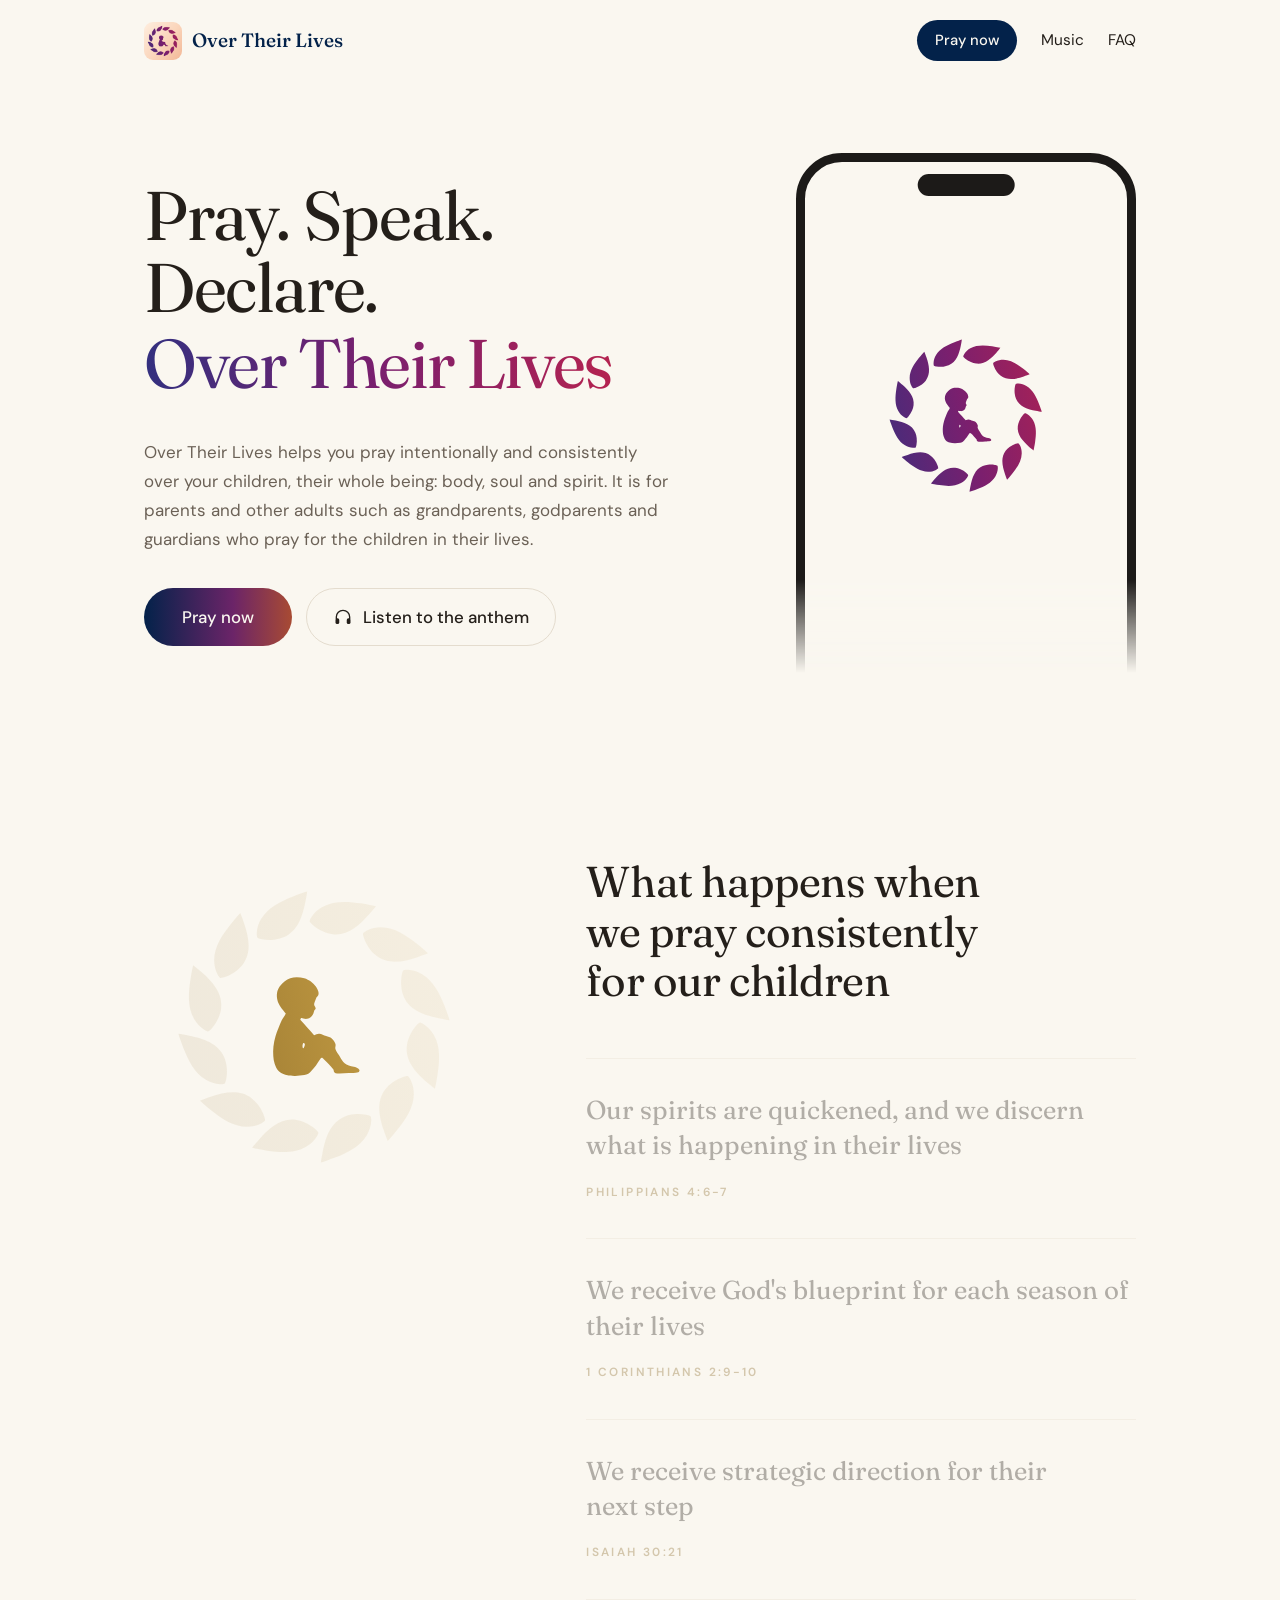
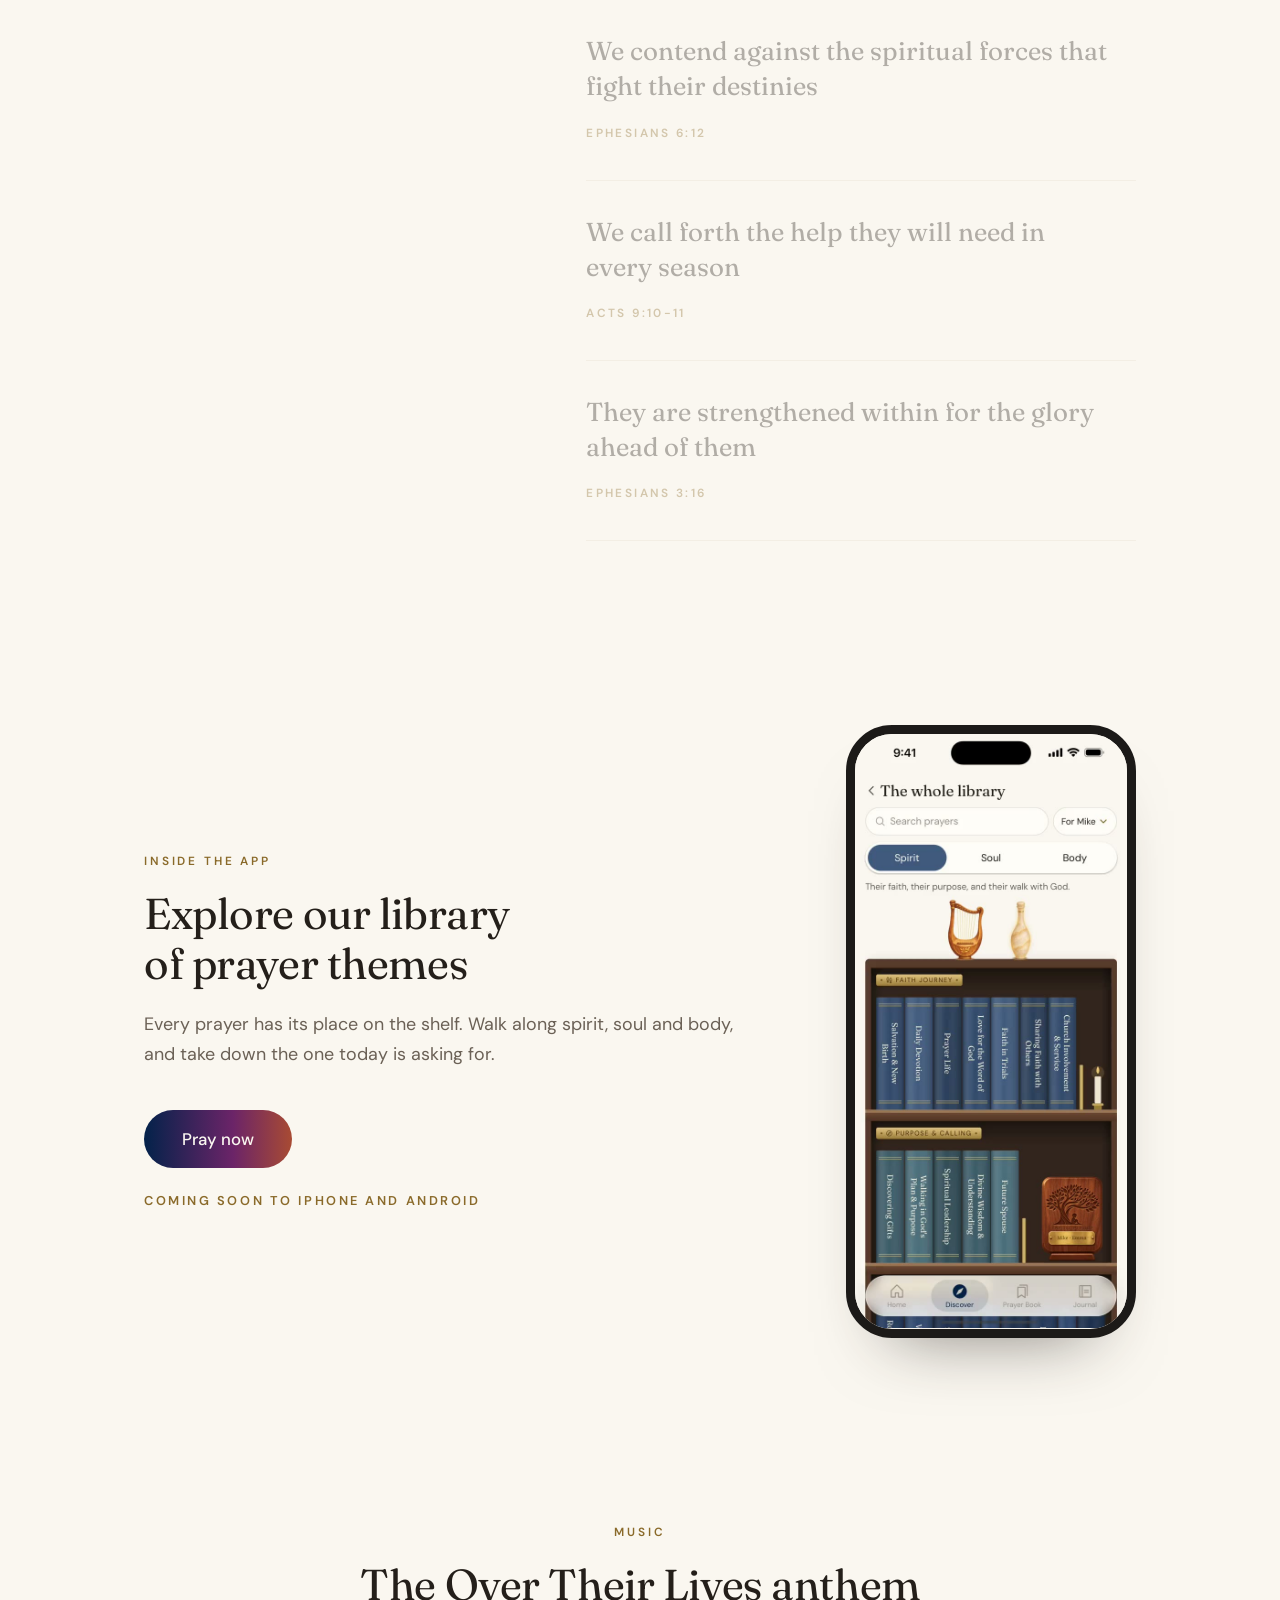
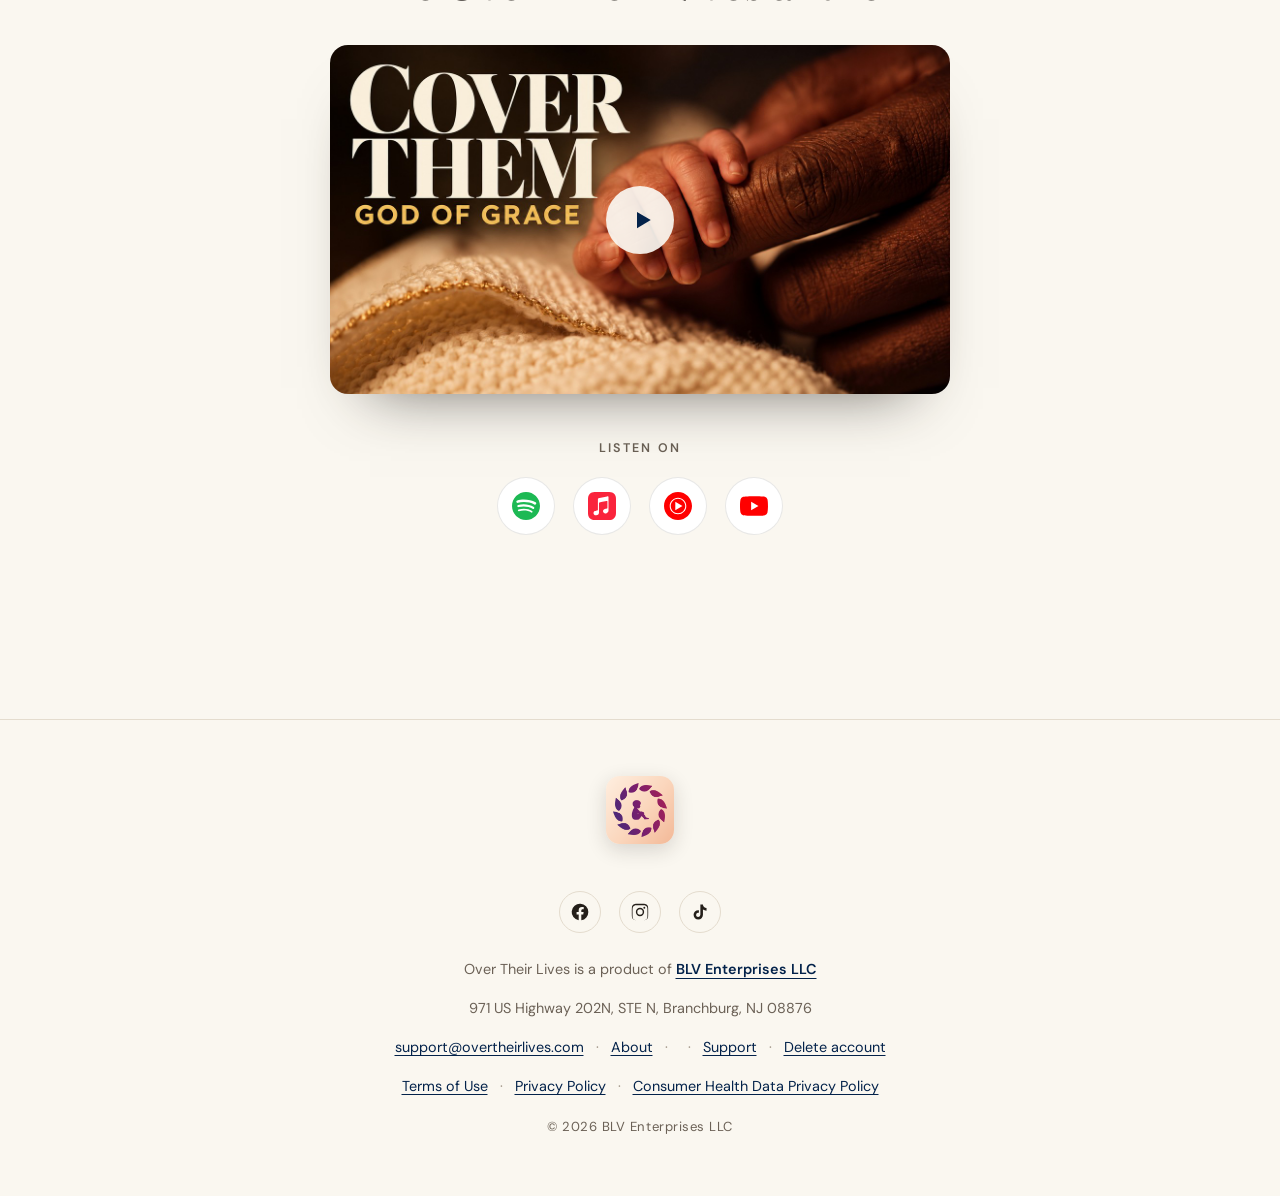
<file: index.html>
<!DOCTYPE html>
<html lang="en">
<head>
<meta charset="UTF-8" />
<meta name="viewport" content="width=device-width, initial-scale=1.0" />

<title>Over Their Lives — Prayers That Know Your Child by Name</title>
<link rel="canonical" href="https://overtheirlives.com/" />
<meta name="description" content="Over Their Lives helps you pray intentionally and consistently over your children, their whole being: body, soul and spirit. Coming soon to iPhone and Android. Built by BLV Enterprises LLC." />
<meta name="theme-color" content="#FAF7F0" />

<!-- Open Graph -->
<meta property="og:type" content="website" />
<meta property="og:title" content="Over Their Lives — Prayers That Know Your Child by Name" />
<meta property="og:description" content="Personalized prayers for your children — body, soul, and spirit. Coming soon to iPhone and Android." />
<meta property="og:image" content="assets/og-image.jpg" />
<meta property="og:image:width" content="1200" />
<meta property="og:image:height" content="630" />
<meta property="og:url" content="https://overtheirlives.com/" />
<meta property="og:site_name" content="Over Their Lives" />

<!-- Twitter -->
<meta name="twitter:card" content="summary_large_image" />
<meta name="twitter:title" content="Over Their Lives — Prayers That Know Your Child by Name" />
<meta name="twitter:description" content="Personalized prayers for your children — body, soul, and spirit. Coming soon to iPhone and Android." />
<meta name="twitter:image" content="assets/og-image.jpg" />

<!-- Favicons -->
<link rel="icon" href="/assets/favicon.png" type="image/png" />
<link rel="apple-touch-icon" href="/assets/apple-touch-icon.png" />

<!-- Fonts: system fallback renders instantly; Google Fonts swap in -->
<link rel="preconnect" href="https://fonts.googleapis.com" />
<link rel="preconnect" href="https://fonts.gstatic.com" crossorigin />
<link href="https://fonts.googleapis.com/css2?family=Fraunces:opsz,wght@9..144,400;9..144,500&family=DM+Sans:ital,wght@0,400;0,500;0,600;1,400&family=Literata:ital,opsz,wght@0,7..72,400;1,7..72,400&display=swap" rel="stylesheet" />

<link rel="stylesheet" href="/assets/home.css" />
</head>
<body>

<svg width="0" height="0" style="position:absolute" aria-hidden="true" focusable="false"><defs>
  <linearGradient id="plum" gradientUnits="userSpaceOnUse" x1="0" y1="1024" x2="1204.7" y2="722.8"><stop offset="0" stop-color="#33307F"/><stop offset="0.5" stop-color="#7B1F6E"/><stop offset="1" stop-color="#B5234F"/></linearGradient>
  <linearGradient id="gold" gradientUnits="userSpaceOnUse" x1="0" y1="1024" x2="1204.7" y2="722.8"><stop offset="0" stop-color="#8A6A2A"/><stop offset="0.55" stop-color="#B8923E"/><stop offset="1" stop-color="#D9B665"/></linearGradient>
</defs></svg>

<header class="site-nav">
  <div class="nav-wrap">
    <a class="nav-logo" href="/"><img src="/assets/mark-256.png" alt="" /><span class="nav-brand">Over Their Lives</span></a>
    <nav class="nav-links" aria-label="Primary">
      <button class="nav-pray" type="button" data-pray hidden>Pray now</button>
      <a href="#music">Music</a>
      <a href="/faq">FAQ</a>
    </nav>
  </div>
</header>

<main>
<div class="hero">
  <div class="hero-words">
    <h1>Pray. Speak. Declare. <span class="otl">Over Their Lives</span></h1>
    <p class="what">Over Their Lives helps you pray intentionally and consistently over your children, their whole being: body, soul and spirit. It is for parents and other adults such as grandparents, godparents and guardians who pray for the children in their lives.</p>
    <div class="hero-acts">
      <button class="btn" type="button" id="pray-now" data-pray hidden>Pray now</button>
      <a class="btn quiet" href="#music"><svg viewBox="0 0 24 24" aria-hidden="true"><path d="M4 14v-2a8 8 0 0 1 16 0v2" fill="none" stroke="currentColor" stroke-width="1.6" stroke-linecap="round"/><rect x="3" y="13.5" width="4.5" height="7" rx="2" fill="currentColor"/><rect x="16.5" y="13.5" width="4.5" height="7" rx="2" fill="currentColor"/></svg>Listen to the anthem</a>
    </div>
  </div>
  <div class="hero-phone">
    <div class="phone-crop">
      <div class="device">
        <div class="scene" id="scene">
          <div class="mark wreath" id="h-mark"><img src="/assets/mark.svg" alt="A child seated inside a wreath of leaves, the Over Their Lives mark"></div>
          <p class="tag rise in" id="h-tag">PRAY · SPEAK · DECLARE</p>
          <img class="wordmark rise in" id="h-word" src="/assets/wordmark.png" alt="">
          <div class="slot">
            <div class="soon" id="h-soon"><p>Coming soon</p></div>
          </div>
        </div>
      </div>
    </div>
  </div>
</div>

<!-- Pray now, step by step -->
<div class="sheet" id="sheet" role="dialog" aria-modal="true" aria-labelledby="step-h" hidden>
  <div class="sheet-in">
    <div class="sheet-top">
      <div class="dots" aria-hidden="true"><i id="dot-1" class="on"></i><i id="dot-2"></i></div>
      <button class="x" type="button" id="sheet-close">Close</button>
    </div>

    <div class="step" id="step-1">
      <h2 id="step-h">Who are you praying for?</h2>
      <p class="lede">Their name will be written into the prayer.</p>
      <div class="field">
        <label for="child-name">Your child's name</label>
        <input id="child-name" type="text" maxlength="30" placeholder="Their name" autocapitalize="words" autocomplete="off" spellcheck="false">
        <p class="private">The name stays on this page. It is never sent to us.</p>
      </div>
      <div class="field">
        <span class="lab" id="lab-g">You are praying for</span>
        <div class="row" role="group" aria-labelledby="lab-g">
          <button class="chip" type="button" id="g-female" data-g="female" aria-pressed="false">A daughter</button>
          <button class="chip" type="button" id="g-male" data-g="male" aria-pressed="false">A son</button>
        </div>
      </div>
    </div>

    <div class="step" id="step-2" hidden>
      <h2>What would you like to pray?</h2>
      <p class="lede" id="step-2-lede">Choose one to begin with.</p>
      <div class="topics" id="topics" role="group" aria-label="Prayers"></div>
    </div>

    <div class="step-foot">
      <button class="btn quiet" type="button" id="step-back" hidden>Back</button>
      <button class="btn" type="button" id="step-next" disabled>Continue</button>
    </div>
  </div>
</div>

<!-- The prayer room -->
<div class="room" id="room" role="dialog" aria-modal="true" aria-labelledby="p-title" style="background-image:url(/assets/rooms/secret-place.jpg)" hidden>
  <div class="room-in">
    <div class="room-top"><span>The Secret Place</span><button class="x" type="button" id="room-close">Leave</button></div>
    <div class="music-row" role="group" aria-label="Music to pray with">
      <span class="lab">Music</span>
      <button class="tune" type="button" data-track="piano" id="tune-piano" aria-pressed="false">Piano</button>
      <button class="tune" type="button" data-track="acoustic" id="tune-acoustic" aria-pressed="false">Acoustic</button>
      <button class="tune" type="button" data-track="cello-strings" id="tune-cello" aria-pressed="false">Cello &amp; Strings</button>
      <button class="tune" type="button" data-track="flute" id="tune-flute" aria-pressed="false">Flute</button>
      <button class="tune" type="button" data-track="contemporary" id="tune-contemporary" aria-pressed="false">Contemporary</button>
    </div>
    <p class="src" id="p-src"></p>
    <h2 id="p-title"></h2>
    <p class="words" id="p-words"></p>
    <div class="room-end">
      <p id="p-after"></p>
      <button class="btn amen" type="button" id="amen">Amen</button>
    </div>
  </div>
  <audio id="player" loop preload="none"></audio>
</div>

<section class="wide" id="why">
  <div class="why">
    <div class="why-mark"><div class="why-stick"><div class="wreath ghost" id="why-wreath" data-fill="gold"><img src="/assets/mark.svg" alt=""></div></div></div>
    <div>
      <h2>What happens when we pray consistently for our children</h2>
      <ol class="reasons" id="reasons">
      <li><div class="mini wreath" data-fill="gold" aria-hidden="true"></div><div><p>Our spirits are quickened, and we discern what is happening in their lives</p><cite>Philippians 4:6-7</cite></div></li>
      <li><div class="mini wreath" data-fill="gold" aria-hidden="true"></div><div><p>We receive God's blueprint for each season of their lives</p><cite>1 Corinthians 2:9-10</cite></div></li>
      <li><div class="mini wreath" data-fill="gold" aria-hidden="true"></div><div><p>We receive strategic direction for their next step</p><cite>Isaiah 30:21</cite></div></li>
      <li><div class="mini wreath" data-fill="gold" aria-hidden="true"></div><div><p>We contend against the spiritual forces that fight their destinies</p><cite>Ephesians 6:12</cite></div></li>
      <li><div class="mini wreath" data-fill="gold" aria-hidden="true"></div><div><p>We call forth the help they will need in every season</p><cite>Acts 9:10-11</cite></div></li>
      <li><div class="mini wreath" data-fill="gold" aria-hidden="true"></div><div><p>They are strengthened within for the glory ahead of them</p><cite>Ephesians 3:16</cite></div></li>
      </ol>
    </div>
  </div>
</section>

<section class="wide" id="library">
  <div class="lib">
    <div class="lib-head">
      <span class="eyebrow">Inside the app</span>
      <h2>Explore our library of prayer themes</h2>
      <p class="lede">Every prayer has its place on the shelf. Walk along spirit, soul and body, and take down the one today is asking for.</p>
    </div>
    <div class="lib-phone">
      <div class="device film">
        <video id="lib-film" src="/assets/screens/library.mp4" poster="/assets/screens/library.jpg" width="600" height="1300" muted playsinline loop preload="none" aria-label="The app's library: shelves of prayer themes for spirit, soul and body"></video>
      </div>
    </div>
    <div class="lib-tail">
      <button class="btn" type="button" data-pray hidden>Pray now</button>
      <p class="soon-line">Coming soon to iPhone and Android</p>
    </div>
  </div>
</section>

<section class="col center" id="music">
  <span class="eyebrow">Music</span>
  <h2>The Over Their Lives anthem</h2>
  <a class="anthem" href="https://www.youtube.com/watch?v=VAlxYkmvqX4" target="_blank" rel="noopener" aria-label="Watch Cover Them, God of Grace on YouTube">
    <img src="/assets/anthem.jpg" width="1280" height="720" loading="lazy" alt="Cover Them, God of Grace: a baby's hand holding an adult's finger">
    <span class="play" aria-hidden="true"><svg viewBox="0 0 24 24"><path d="M8 5.5v13l11-6.5z" fill="currentColor"/></svg></span>
  </a>
  <p class="lab2">Listen on</p>
  <div class="row mid">
    <a class="svc" href="https://open.spotify.com/album/6XILZambaRVtXyQWE9tn6c" target="_blank" rel="noopener" aria-label="Listen on Spotify" title="Spotify" style="color:#1DB954"><svg viewBox="0 0 24 24" aria-hidden="true"><path fill="currentColor" d="M12 0C5.4 0 0 5.4 0 12s5.4 12 12 12 12-5.4 12-12S18.66 0 12 0zm5.521 17.34c-.24.359-.66.48-1.021.24-2.82-1.74-6.36-2.101-10.561-1.141-.418.122-.779-.179-.899-.539-.12-.421.18-.78.54-.9 4.56-1.021 8.52-.6 11.64 1.32.42.18.479.659.301 1.02zm1.44-3.3c-.301.42-.841.6-1.262.3-3.239-1.98-8.159-2.58-11.939-1.38-.479.12-1.02-.12-1.14-.6-.12-.48.12-1.021.6-1.141C9.6 9.9 15 10.561 18.72 12.84c.361.181.54.78.241 1.2zm.12-3.36C15.24 8.4 8.82 8.16 5.16 9.301c-.6.179-1.2-.181-1.38-.721-.18-.601.18-1.2.72-1.381 4.26-1.26 11.28-1.02 15.721 1.621.539.3.719 1.02.419 1.56-.299.421-1.02.599-1.559.3z"/></svg></a>
    <a class="svc" href="https://music.apple.com/us/album/cover-them-god-of-grace/6823025105?i=6823025106" target="_blank" rel="noopener" aria-label="Listen on Apple Music" title="Apple Music" style="color:#FA243C"><svg viewBox="0 0 24 24" aria-hidden="true"><path fill="currentColor" d="M23.994 6.124a9.23 9.23 0 00-.24-2.19c-.317-1.31-1.062-2.31-2.18-3.043a5.022 5.022 0 00-1.877-.726 10.496 10.496 0 00-1.564-.15c-.04-.003-.083-.01-.124-.013H5.986c-.152.01-.303.017-.455.026-.747.043-1.49.123-2.193.4-1.336.53-2.3 1.452-2.865 2.78-.192.448-.292.925-.363 1.408-.056.392-.088.785-.1 1.18 0 .032-.007.062-.01.093v12.223c.01.14.017.283.027.424.05.815.154 1.624.497 2.373.65 1.42 1.738 2.353 3.234 2.801.42.127.856.187 1.293.228.555.053 1.11.06 1.667.06h11.03a12.5 12.5 0 001.57-.1c.822-.106 1.596-.35 2.295-.81a5.046 5.046 0 001.88-2.207c.186-.42.293-.87.37-1.324.113-.675.138-1.358.137-2.04-.002-3.8 0-7.595-.003-11.393zm-6.423 3.99v5.712c0 .417-.058.827-.244 1.206-.29.59-.76.962-1.388 1.14-.35.1-.706.157-1.07.173-.95.045-1.773-.6-1.943-1.536a1.88 1.88 0 011.038-2.022c.323-.16.67-.25 1.018-.324.378-.082.758-.153 1.134-.24.274-.063.457-.23.51-.516a.904.904 0 00.02-.193c0-1.815 0-3.63-.002-5.443a.725.725 0 00-.026-.185c-.04-.15-.15-.243-.304-.234-.16.01-.318.035-.475.066-.76.15-1.52.303-2.28.456l-2.325.47-1.374.278c-.016.003-.032.01-.048.013-.277.077-.377.203-.39.49-.002.042 0 .086 0 .13-.002 2.602 0 5.204-.003 7.805 0 .42-.047.836-.215 1.227-.278.64-.77 1.04-1.434 1.233-.35.1-.71.16-1.075.172-.96.036-1.755-.6-1.92-1.544-.14-.812.23-1.685 1.154-2.075.357-.15.73-.232 1.108-.31.287-.06.575-.116.86-.177.383-.083.583-.323.6-.714v-.15c0-2.96 0-5.922.002-8.882 0-.123.013-.25.042-.37.07-.285.273-.448.546-.518.255-.066.515-.112.774-.165.733-.15 1.466-.296 2.2-.444l2.27-.46c.67-.134 1.34-.27 2.01-.403.22-.043.442-.088.663-.106.31-.025.523.17.554.482.008.073.012.148.012.223.002 1.91.002 3.822 0 5.732z"/></svg></a>
    <a class="svc" href="https://music.youtube.com/playlist?list=OLAK5uy_n568XpVnjNhpLB8JaMfnWeDK0HvfOkK2Q" target="_blank" rel="noopener" aria-label="Listen on YouTube Music" title="YouTube Music" style="color:#FF0000"><svg viewBox="0 0 24 24" aria-hidden="true"><path fill="currentColor" d="M12 0C5.376 0 0 5.376 0 12s5.376 12 12 12 12-5.376 12-12S18.624 0 12 0zm0 19.104c-3.924 0-7.104-3.18-7.104-7.104S8.076 4.896 12 4.896s7.104 3.18 7.104 7.104-3.18 7.104-7.104 7.104zm0-13.332c-3.432 0-6.228 2.796-6.228 6.228S8.568 18.228 12 18.228s6.228-2.796 6.228-6.228S15.432 5.772 12 5.772zM9.684 15.54V8.46L15.816 12l-6.132 3.54z"/></svg></a>
    <a class="svc" href="https://www.youtube.com/watch?v=TLfDm8TxuEI" target="_blank" rel="noopener" aria-label="Listen on YouTube" title="YouTube" style="color:#FF0000"><svg viewBox="0 0 24 24" aria-hidden="true"><path fill="currentColor" d="M23.498 6.186a3.016 3.016 0 0 0-2.122-2.136C19.505 3.545 12 3.545 12 3.545s-7.505 0-9.377.505A3.017 3.017 0 0 0 .502 6.186C0 8.07 0 12 0 12s0 3.93.502 5.814a3.016 3.016 0 0 0 2.122 2.136c1.871.505 9.376.505 9.376.505s7.505 0 9.377-.505a3.015 3.015 0 0 0 2.122-2.136C24 15.93 24 12 24 12s0-3.93-.502-5.814zM9.545 15.568V8.432L15.818 12l-6.273 3.568z"/></svg></a>
  </div>
</section>
</main>

<footer>
  <div class="wrap">
    <img class="footer-mark" src="/assets/mark-256.png" alt="Over Their Lives mark" />
    <div class="socials">
      <a href="https://www.facebook.com/overtheirlives" aria-label="Over Their Lives on Facebook" target="_blank" rel="noopener">
        <svg viewBox="0 0 24 24" aria-hidden="true"><path d="M22 12a10 10 0 1 0-11.56 9.88v-6.99H7.9V12h2.54V9.8c0-2.5 1.49-3.89 3.78-3.89 1.09 0 2.24.2 2.24.2v2.46h-1.26c-1.24 0-1.63.77-1.63 1.56V12h2.78l-.44 2.89h-2.34v6.99A10 10 0 0 0 22 12z"/></svg>
      </a>
      <a href="https://www.instagram.com/overtheirlives" aria-label="Over Their Lives on Instagram" target="_blank" rel="noopener">
        <svg viewBox="0 0 24 24" aria-hidden="true"><path d="M12 2.16c3.2 0 3.58.01 4.85.07 1.17.05 1.8.25 2.23.41.56.22.96.48 1.38.9.42.42.68.82.9 1.38.16.42.36 1.06.41 2.23.06 1.27.07 1.65.07 4.85s-.01 3.58-.07 4.85c-.05 1.17-.25 1.8-.41 2.23-.22.56-.48.96-.9 1.38-.42.42-.82.68-1.38.9-.42.16-1.06.36-2.23.41-1.27.06-1.65.07-4.85.07s-3.58-.01-4.85-.07c-1.17-.05-1.8-.25-2.23-.41a3.7 3.7 0 0 1-1.38-.9 3.7 3.7 0 0 1-.9-1.38c-.16-.42-.36-1.06-.41-2.23C2.17 15.58 2.16 15.2 2.16 12s.01-3.58.07-4.85c.05-1.17.25-1.8.41-2.23.22-.56.48-.96.9-1.38.42-.42.82-.68 1.38-.9.42-.16 1.06-.36 2.23-.41C8.42 2.17 8.8 2.16 12 2.16zm0 1.8c-3.15 0-3.52.01-4.76.07-.98.04-1.5.21-1.86.35-.47.18-.8.4-1.15.75-.35.35-.57.68-.75 1.15-.14.36-.31.88-.35 1.86-.06 1.24-.07 1.61-.07 4.76s.01 3.52.07 4.76c.04.98.21 1.5.35 1.86.18.47.4.8.75 1.15.35.35.68.57 1.15.75.36.14.88.31 1.86.35 1.24.06 1.61.07 4.76.07s3.52-.01 4.76-.07c.98-.04 1.5-.21 1.86-.35.47-.18.8-.4 1.15-.75.35-.35.57-.68.75-1.15.14-.36.31-.88.35-1.86.06-1.24.07-1.61.07-4.76s-.01-3.52-.07-4.76c-.04-.98-.21-1.5-.35-1.86a3.1 3.1 0 0 0-.75-1.15 3.1 3.1 0 0 0-1.15-.75c-.36-.14-.88-.31-1.86-.35-1.24-.06-1.61-.07-4.76-.07zm0 3.06a4.98 4.98 0 1 1 0 9.96 4.98 4.98 0 0 1 0-9.96zm0 8.21a3.23 3.23 0 1 0 0-6.46 3.23 3.23 0 0 0 0 6.46zm6.34-8.41a1.16 1.16 0 1 1-2.32 0 1.16 1.16 0 0 1 2.32 0z"/></svg>
      </a>
      <a href="https://www.tiktok.com/@overtheirlives" aria-label="Over Their Lives on TikTok" target="_blank" rel="noopener">
        <svg viewBox="0 0 24 24" aria-hidden="true"><path d="M16.6 5.82a4.28 4.28 0 0 1-1.06-2.82h-3.1v12.4a2.52 2.52 0 0 1-2.52 2.52 2.52 2.52 0 1 1 .75-4.92V9.83a5.62 5.62 0 0 0-.75-.05 5.62 5.62 0 1 0 5.62 5.62V9.01a7.34 7.34 0 0 0 4.29 1.37V7.28a4.28 4.28 0 0 1-3.23-1.46z"/></svg>
      </a>
    </div>
    <div class="foot-company">
      <p>Over Their Lives is a product of <strong><a href="https://blventerprisesllc.com">BLV Enterprises&nbsp;LLC</a></strong></p>
      <p class="foot-address">971 US Highway 202N, STE N, Branchburg, NJ 08876</p>
      <p class="foot-links">
        <a href="mailto:support@overtheirlives.com">support@overtheirlives.com</a>
        <span class="foot-dot" aria-hidden="true">·</span>
<a href="/about">About</a>
        <span class="foot-dot" aria-hidden="true">·</span>
        <span class="foot-dot" aria-hidden="true">·</span>
        <a href="/support">Support</a>
        <span class="foot-dot" aria-hidden="true">·</span>
        <a href="/delete-account">Delete account</a>
      </p>
      <p class="foot-links">
        <a href="/terms">Terms of Use</a>
        <span class="foot-dot" aria-hidden="true">·</span>
        <a href="/privacy">Privacy Policy</a>
        <span class="foot-dot" aria-hidden="true">·</span>
        <a href="/health-privacy">Consumer Health Data Privacy Policy</a>
      </p>
    </div>
    <p class="foot-line">© 2026 BLV Enterprises LLC</p>
  </div>
</footer>

<script src="/assets/home.js" defer></script>
</body>
</html>
</file>
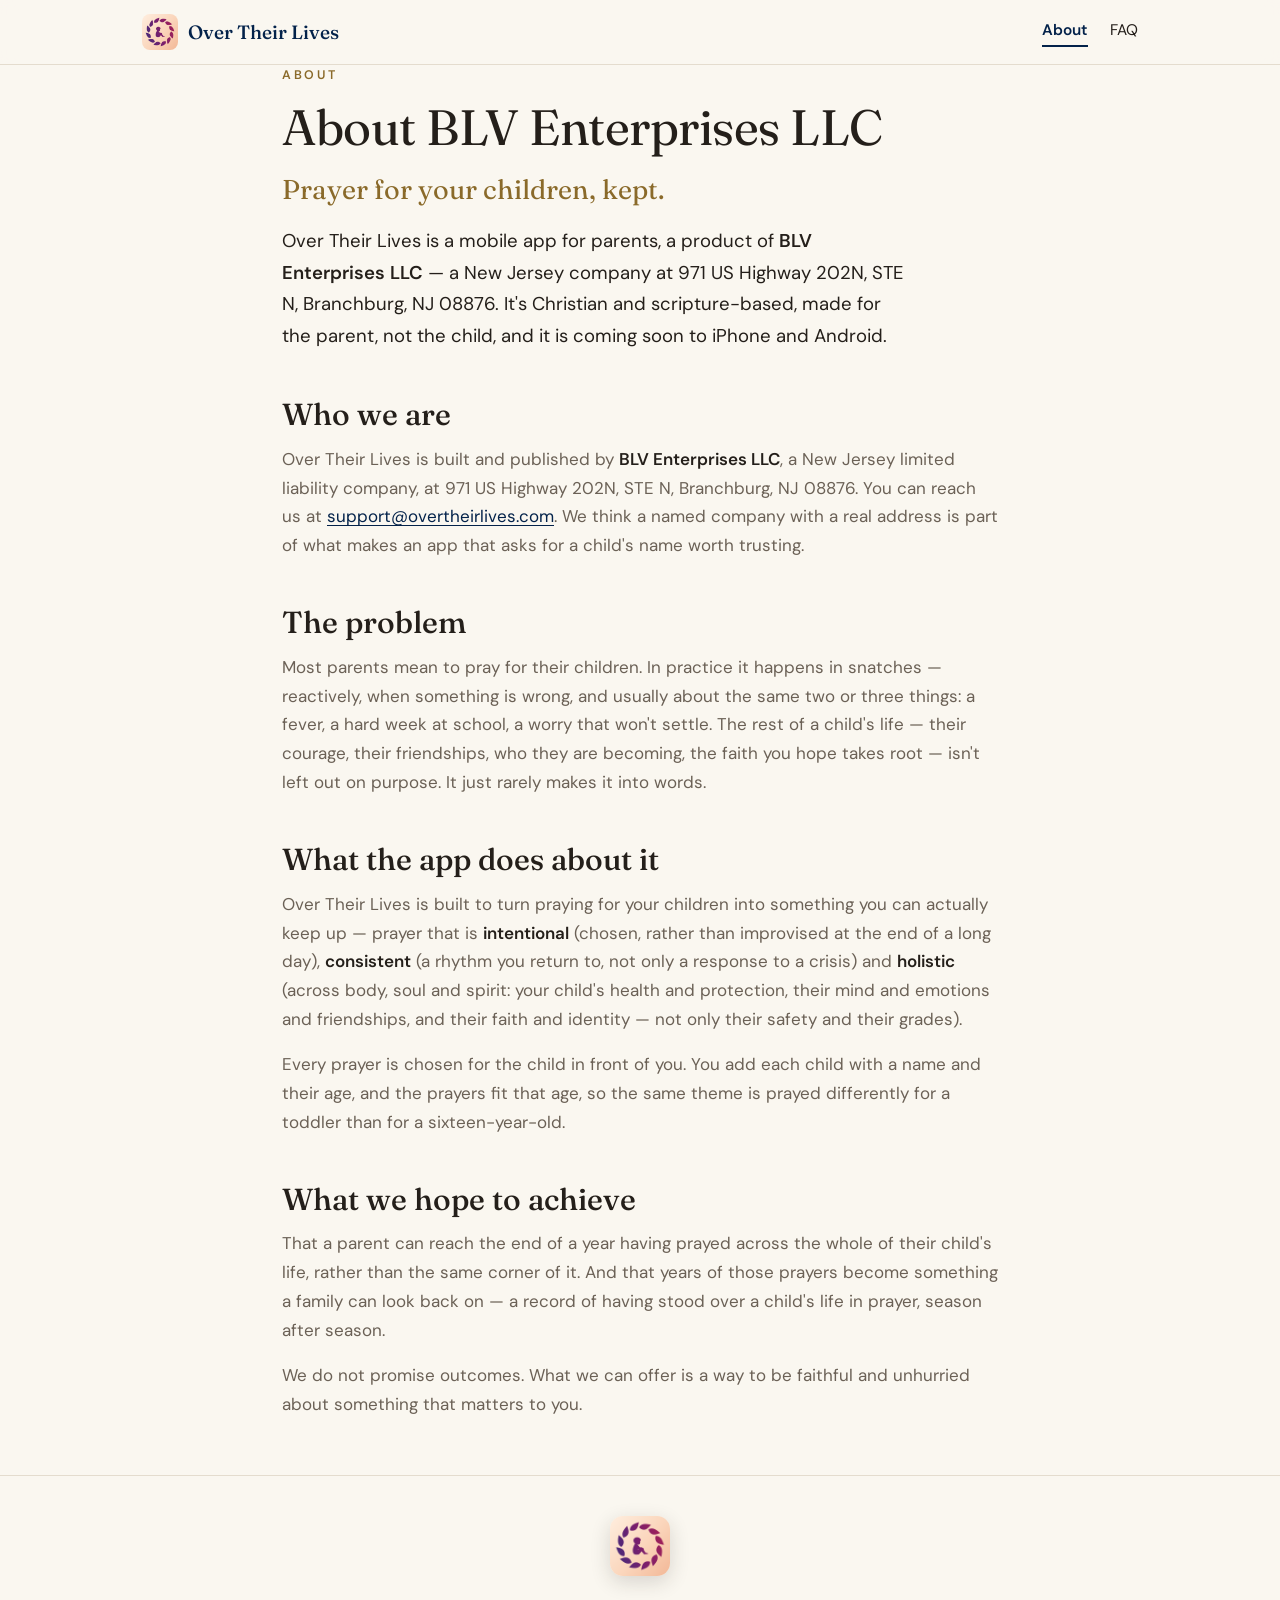
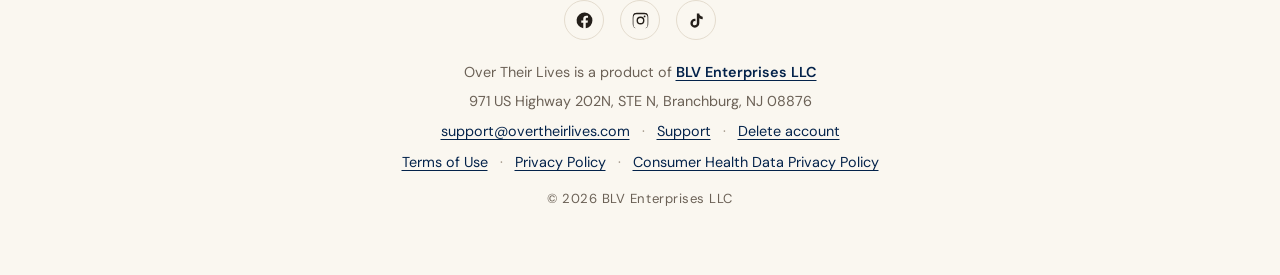
<file: about.html>
<!DOCTYPE html>
<html lang="en">
<head>
<meta charset="UTF-8" />
<meta name="viewport" content="width=device-width, initial-scale=1.0" />
<meta name="robots" content="index, follow" />
<title>About BLV Enterprises LLC — Over Their Lives</title>
<link rel="canonical" href="https://overtheirlives.com/about" />
<meta name="description" content="Over Their Lives is a mobile app that helps a parent pray over their children intentionally, consistently and holistically — across body, soul and spirit. Built by BLV Enterprises LLC." />
<meta name="theme-color" content="#FAF7F0" />
<meta property="og:type" content="website" />
<meta property="og:title" content="About — Over Their Lives" />
<meta property="og:description" content="A mobile app that helps a parent pray over their children — intentionally, consistently and across the whole of their lives." />
<meta property="og:url" content="https://overtheirlives.com/about" />
<meta property="og:image" content="https://overtheirlives.com/assets/og-image.jpg" />
<link rel="icon" href="/assets/favicon.png" type="image/png" />
<link rel="apple-touch-icon" href="/assets/apple-touch-icon.png" />
<link rel="preconnect" href="https://fonts.googleapis.com" />
<link rel="preconnect" href="https://fonts.gstatic.com" crossorigin />
<link href="https://fonts.googleapis.com/css2?family=Fraunces:opsz,wght@9..144,400;9..144,500&family=DM+Sans:ital,wght@0,400;0,500;0,600;1,400&display=swap" rel="stylesheet" />
<link rel="stylesheet" href="/assets/pages.css" />
</head>
<body>

<header class="site-nav">
  <div class="nav-wrap">
    <a class="nav-logo" href="/"><img src="/assets/mark-256.png" alt="" /><span class="nav-brand">Over Their Lives</span></a>
    <nav class="nav-links" aria-label="Primary">
      <a href="/about" aria-current="page">About</a>
      <a href="/faq">FAQ</a>
    </nav>
  </div>
</header>

<main class="wrap">
  <div class="page-head">
    <span class="eyebrow">About</span>
    <h1>About BLV Enterprises LLC</h1>
    <p class="tagline">Prayer for your children, kept.</p>
    <p class="lead">Over Their Lives is a mobile app for parents, a product of <strong>BLV Enterprises LLC</strong> — a New Jersey company at 971 US Highway 202N, STE N, Branchburg, NJ 08876. It's Christian and scripture-based, made for the parent, not the child, and it is coming soon to iPhone and Android.</p>
  </div>

  <h2 id="who-we-are">Who we are</h2>
  <p>Over Their Lives is built and published by <strong>BLV Enterprises LLC</strong>, a New Jersey limited liability company, at 971 US Highway 202N, STE N, Branchburg, NJ 08876. You can reach us at <a href="mailto:support@overtheirlives.com">support@overtheirlives.com</a>. We think a named company with a real address is part of what makes an app that asks for a child's name worth trusting.</p>

  <h2 id="the-problem">The problem</h2>
  <p>Most parents mean to pray for their children. In practice it happens in snatches — reactively, when something is wrong, and usually about the same two or three things: a fever, a hard week at school, a worry that won't settle. The rest of a child's life — their courage, their friendships, who they are becoming, the faith you hope takes root — isn't left out on purpose. It just rarely makes it into words.</p>

  <h2 id="what-the-app-does">What the app does about it</h2>
  <p>Over Their Lives is built to turn praying for your children into something you can actually keep up — prayer that is <strong>intentional</strong> (chosen, rather than improvised at the end of a long day), <strong>consistent</strong> (a rhythm you return to, not only a response to a crisis) and <strong>holistic</strong> (across body, soul and spirit: your child's health and protection, their mind and emotions and friendships, and their faith and identity — not only their safety and their grades).</p>
  <p>Every prayer is chosen for the child in front of you. You add each child with a name and their age, and the prayers fit that age, so the same theme is prayed differently for a toddler than for a sixteen-year-old.</p>

  <h2 id="what-we-hope">What we hope to achieve</h2>
  <p>That a parent can reach the end of a year having prayed across the whole of their child's life, rather than the same corner of it. And that years of those prayers become something a family can look back on — a record of having stood over a child's life in prayer, season after season.</p>
  <p>We do not promise outcomes. What we can offer is a way to be faithful and unhurried about something that matters to you.</p>
</main>

<footer class="site-footer">
  <div class="wrap">
    <img class="footer-mark" src="/assets/mark-256.png" alt="Over Their Lives mark" />
    <div class="socials">
      <a href="https://www.facebook.com/overtheirlives" aria-label="Over Their Lives on Facebook" target="_blank" rel="noopener"><svg viewBox="0 0 24 24" aria-hidden="true"><path d="M22 12a10 10 0 1 0-11.56 9.88v-6.99H7.9V12h2.54V9.8c0-2.5 1.49-3.89 3.78-3.89 1.09 0 2.24.2 2.24.2v2.46h-1.26c-1.24 0-1.63.77-1.63 1.56V12h2.78l-.44 2.89h-2.34v6.99A10 10 0 0 0 22 12z"/></svg></a>
      <a href="https://www.instagram.com/overtheirlives" aria-label="Over Their Lives on Instagram" target="_blank" rel="noopener"><svg viewBox="0 0 24 24" aria-hidden="true"><path d="M12 2.16c3.2 0 3.58.01 4.85.07 1.17.05 1.8.25 2.23.41.56.22.96.48 1.38.9.42.42.68.82.9 1.38.16.42.36 1.06.41 2.23.06 1.27.07 1.65.07 4.85s-.01 3.58-.07 4.85c-.05 1.17-.25 1.8-.41 2.23-.22.56-.48.96-.9 1.38-.42.42-.82.68-1.38.9-.42.16-1.06.36-2.23.41-1.27.06-1.65.07-4.85.07s-3.58-.01-4.85-.07c-1.17-.05-1.8-.25-2.23-.41a3.7 3.7 0 0 1-1.38-.9 3.7 3.7 0 0 1-.9-1.38c-.16-.42-.36-1.06-.41-2.23C2.17 15.58 2.16 15.2 2.16 12s.01-3.58.07-4.85c.05-1.17.25-1.8.41-2.23.22-.56.48-.96.9-1.38.42-.42.82-.68 1.38-.9.42-.16 1.06-.36 2.23-.41C8.42 2.17 8.8 2.16 12 2.16zm0 1.8c-3.15 0-3.52.01-4.76.07-.98.04-1.5.21-1.86.35-.47.18-.8.4-1.15.75-.35.35-.57.68-.75 1.15-.14.36-.31.88-.35 1.86-.06 1.24-.07 1.61-.07 4.76s.01 3.52.07 4.76c.04.98.21 1.5.35 1.86.18.47.4.8.75 1.15.35.35.68.57 1.15.75.36.14.88.31 1.86.35 1.24.06 1.61.07 4.76.07s3.52-.01 4.76-.07c.98-.04 1.5-.21 1.86-.35.47-.18.8-.4 1.15-.75.35-.35.57-.68.75-1.15.14-.36.31-.88.35-1.86.06-1.24.07-1.61.07-4.76s-.01-3.52-.07-4.76c-.04-.98-.21-1.5-.35-1.86a3.1 3.1 0 0 0-.75-1.15 3.1 3.1 0 0 0-1.15-.75c-.36-.14-.88-.31-1.86-.35-1.24-.06-1.61-.07-4.76-.07zm0 3.06a4.98 4.98 0 1 1 0 9.96 4.98 4.98 0 0 1 0-9.96zm0 8.21a3.23 3.23 0 1 0 0-6.46 3.23 3.23 0 0 0 0 6.46zm6.34-8.41a1.16 1.16 0 1 1-2.32 0 1.16 1.16 0 0 1 2.32 0z"/></svg></a>
      <a href="https://www.tiktok.com/@overtheirlives" aria-label="Over Their Lives on TikTok" target="_blank" rel="noopener"><svg viewBox="0 0 24 24" aria-hidden="true"><path d="M16.6 5.82a4.28 4.28 0 0 1-1.06-2.82h-3.1v12.4a2.52 2.52 0 0 1-2.52 2.52 2.52 2.52 0 1 1 .75-4.92V9.83a5.62 5.62 0 0 0-.75-.05 5.62 5.62 0 1 0 5.62 5.62V9.01a7.34 7.34 0 0 0 4.29 1.37V7.28a4.28 4.28 0 0 1-3.23-1.46z"/></svg></a>
    </div>
    <p class="foot-company">Over Their Lives is a product of <strong><a href="https://blventerprisesllc.com">BLV Enterprises&nbsp;LLC</a></strong></p>
    <p class="foot-company foot-address">971 US Highway 202N, STE N, Branchburg, NJ 08876</p>
    <p class="foot-company foot-links"><a href="mailto:support@overtheirlives.com">support@overtheirlives.com</a> <span class="foot-dot" aria-hidden="true">·</span> <a href="/support">Support</a> <span class="foot-dot" aria-hidden="true">·</span> <a href="/delete-account">Delete account</a></p>
    <p class="foot-company foot-links"><a href="/terms">Terms of Use</a> <span class="foot-dot" aria-hidden="true">·</span> <a href="/privacy">Privacy Policy</a> <span class="foot-dot" aria-hidden="true">·</span> <a href="/health-privacy">Consumer Health Data Privacy Policy</a></p>
    <p class="foot-copy">&copy; 2026 BLV Enterprises LLC</p>
  </div>
</footer>

</body>
</html>
</file>
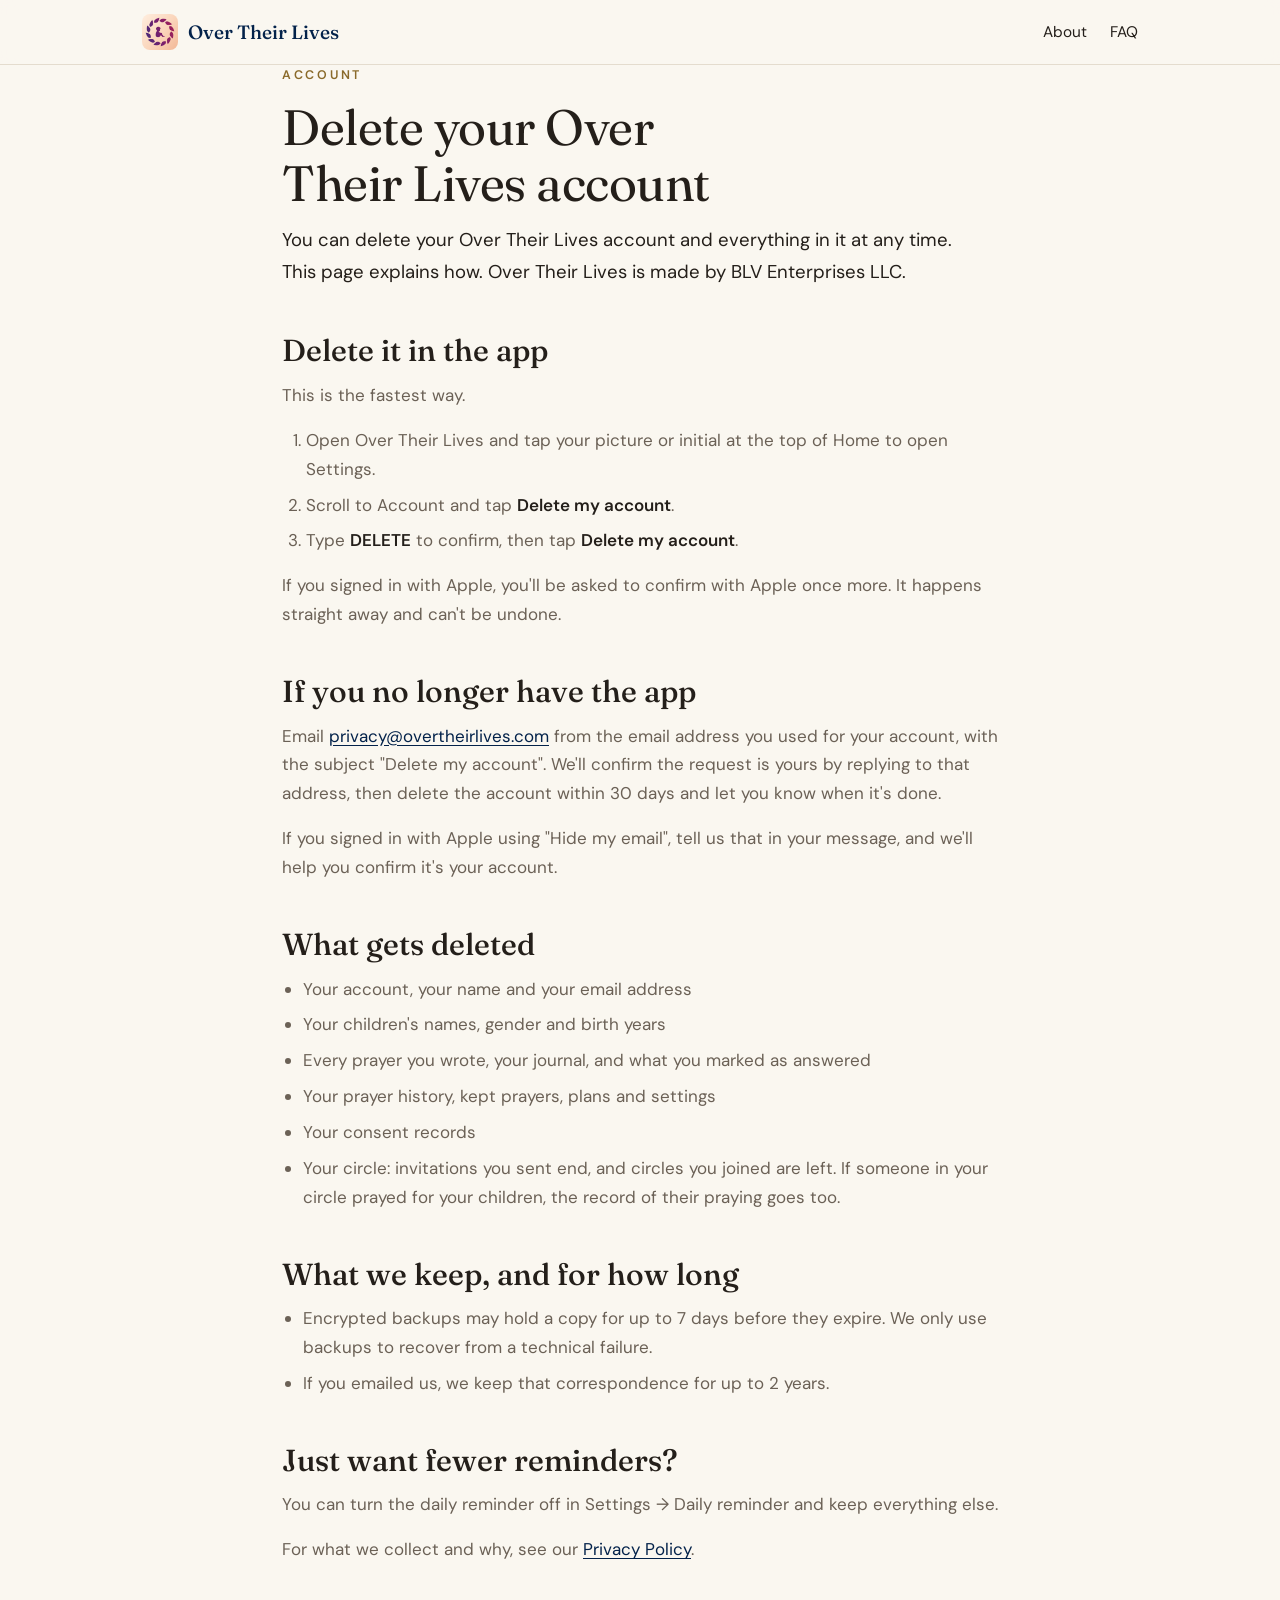
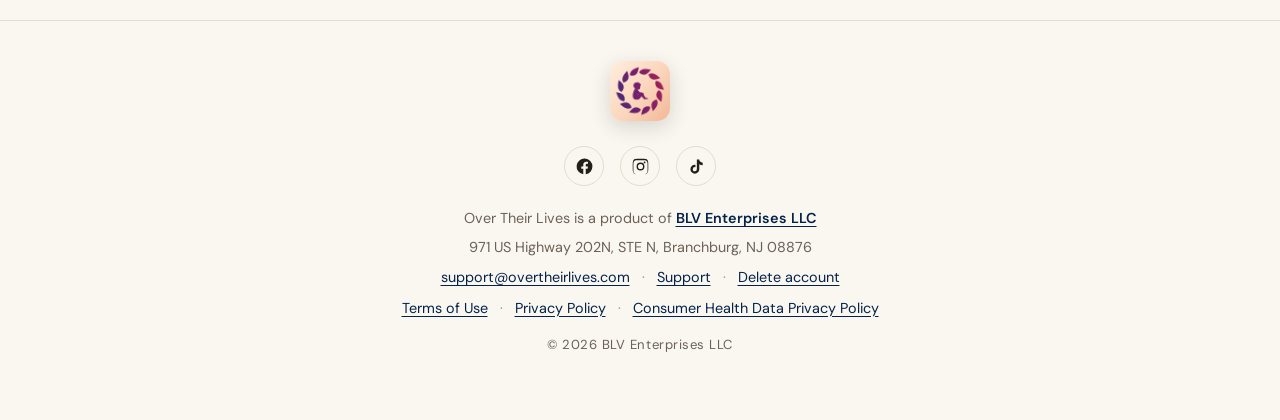
<file: delete-account.html>
<!DOCTYPE html>
<html lang="en">
<head>
<meta charset="UTF-8" />
<meta name="viewport" content="width=device-width, initial-scale=1.0" />
<meta name="robots" content="index, follow" />
<title>Delete your Over Their Lives account</title>
<link rel="canonical" href="https://overtheirlives.com/delete-account" />
<meta name="description" content="How to delete your Over Their Lives account and everything in it — in the app, or by email if you no longer have the app. Over Their Lives is made by BLV Enterprises LLC." />
<meta name="theme-color" content="#FAF7F0" />
<meta property="og:type" content="website" />
<meta property="og:title" content="Delete your Over Their Lives account" />
<meta property="og:description" content="How to delete your Over Their Lives account and everything in it." />
<meta property="og:url" content="https://overtheirlives.com/delete-account" />
<meta property="og:image" content="https://overtheirlives.com/assets/og-image.jpg" />
<link rel="icon" href="/assets/favicon.png" type="image/png" />
<link rel="apple-touch-icon" href="/assets/apple-touch-icon.png" />
<link rel="preconnect" href="https://fonts.googleapis.com" />
<link rel="preconnect" href="https://fonts.gstatic.com" crossorigin />
<link href="https://fonts.googleapis.com/css2?family=Fraunces:opsz,wght@9..144,400;9..144,500&family=DM+Sans:ital,wght@0,400;0,500;0,600;1,400&display=swap" rel="stylesheet" />
<link rel="stylesheet" href="/assets/pages.css" />
</head>
<body>

<header class="site-nav">
  <div class="nav-wrap">
    <a class="nav-logo" href="/"><img src="/assets/mark-256.png" alt="" /><span class="nav-brand">Over Their Lives</span></a>
    <nav class="nav-links" aria-label="Primary">
      <a href="/about">About</a>
      <a href="/faq">FAQ</a>
    </nav>
  </div>
</header>

<main class="wrap">
  <div class="page-head">
    <span class="eyebrow">Account</span>
    <h1>Delete your Over Their Lives account</h1>
    <p class="lead">You can delete your Over Their Lives account and everything in it at any time. This page explains how. Over Their Lives is made by BLV Enterprises LLC.</p>
  </div>

  <h2 id="in-the-app">Delete it in the app</h2>
  <p>This is the fastest way.</p>
  <ol>
    <li>Open Over Their Lives and tap your picture or initial at the top of Home to open Settings.</li>
    <li>Scroll to Account and tap <strong>Delete my account</strong>.</li>
    <li>Type <strong>DELETE</strong> to confirm, then tap <strong>Delete my account</strong>.</li>
  </ol>
  <p>If you signed in with Apple, you'll be asked to confirm with Apple once more. It happens straight away and can't be undone.</p>

  <h2 id="by-email">If you no longer have the app</h2>
  <p>Email <a href="mailto:privacy@overtheirlives.com">privacy@overtheirlives.com</a> from the email address you used for your account, with the subject "Delete my account". We'll confirm the request is yours by replying to that address, then delete the account within 30 days and let you know when it's done.</p>
  <p>If you signed in with Apple using "Hide my email", tell us that in your message, and we'll help you confirm it's your account.</p>

  <h2 id="what-gets-deleted">What gets deleted</h2>
  <ul>
    <li>Your account, your name and your email address</li>
    <li>Your children's names, gender and birth years</li>
    <li>Every prayer you wrote, your journal, and what you marked as answered</li>
    <li>Your prayer history, kept prayers, plans and settings</li>
    <li>Your consent records</li>
    <li>Your circle: invitations you sent end, and circles you joined are left. If someone in your circle prayed for your children, the record of their praying goes too.</li>
  </ul>

  <h2 id="what-we-keep">What we keep, and for how long</h2>
  <ul>
    <li>Encrypted backups may hold a copy for up to 7 days before they expire. We only use backups to recover from a technical failure.</li>
    <li>If you emailed us, we keep that correspondence for up to 2 years.</li>
  </ul>

  <h2 id="fewer-reminders">Just want fewer reminders?</h2>
  <p>You can turn the daily reminder off in Settings → Daily reminder and keep everything else.</p>

  <p>For what we collect and why, see our <a href="/privacy">Privacy Policy</a>.</p>
</main>

<footer class="site-footer">
  <div class="wrap">
    <img class="footer-mark" src="/assets/mark-256.png" alt="Over Their Lives mark" />
    <div class="socials">
      <a href="https://www.facebook.com/overtheirlives" aria-label="Over Their Lives on Facebook" target="_blank" rel="noopener"><svg viewBox="0 0 24 24" aria-hidden="true"><path d="M22 12a10 10 0 1 0-11.56 9.88v-6.99H7.9V12h2.54V9.8c0-2.5 1.49-3.89 3.78-3.89 1.09 0 2.24.2 2.24.2v2.46h-1.26c-1.24 0-1.63.77-1.63 1.56V12h2.78l-.44 2.89h-2.34v6.99A10 10 0 0 0 22 12z"/></svg></a>
      <a href="https://www.instagram.com/overtheirlives" aria-label="Over Their Lives on Instagram" target="_blank" rel="noopener"><svg viewBox="0 0 24 24" aria-hidden="true"><path d="M12 2.16c3.2 0 3.58.01 4.85.07 1.17.05 1.8.25 2.23.41.56.22.96.48 1.38.9.42.42.68.82.9 1.38.16.42.36 1.06.41 2.23.06 1.27.07 1.65.07 4.85s-.01 3.58-.07 4.85c-.05 1.17-.25 1.8-.41 2.23-.22.56-.48.96-.9 1.38-.42.42-.82.68-1.38.9-.42.16-1.06.36-2.23.41-1.27.06-1.65.07-4.85.07s-3.58-.01-4.85-.07c-1.17-.05-1.8-.25-2.23-.41a3.7 3.7 0 0 1-1.38-.9 3.7 3.7 0 0 1-.9-1.38c-.16-.42-.36-1.06-.41-2.23C2.17 15.58 2.16 15.2 2.16 12s.01-3.58.07-4.85c.05-1.17.25-1.8.41-2.23.22-.56.48-.96.9-1.38.42-.42.82-.68 1.38-.9.42-.16 1.06-.36 2.23-.41C8.42 2.17 8.8 2.16 12 2.16zm0 1.8c-3.15 0-3.52.01-4.76.07-.98.04-1.5.21-1.86.35-.47.18-.8.4-1.15.75-.35.35-.57.68-.75 1.15-.14.36-.31.88-.35 1.86-.06 1.24-.07 1.61-.07 4.76s.01 3.52.07 4.76c.04.98.21 1.5.35 1.86.18.47.4.8.75 1.15.35.35.68.57 1.15.75.36.14.88.31 1.86.35 1.24.06 1.61.07 4.76.07s3.52-.01 4.76-.07c.98-.04 1.5-.21 1.86-.35.47-.18.8-.4 1.15-.75.35-.35.57-.68.75-1.15.14-.36.31-.88.35-1.86.06-1.24.07-1.61.07-4.76s-.01-3.52-.07-4.76c-.04-.98-.21-1.5-.35-1.86a3.1 3.1 0 0 0-.75-1.15 3.1 3.1 0 0 0-1.15-.75c-.36-.14-.88-.31-1.86-.35-1.24-.06-1.61-.07-4.76-.07zm0 3.06a4.98 4.98 0 1 1 0 9.96 4.98 4.98 0 0 1 0-9.96zm0 8.21a3.23 3.23 0 1 0 0-6.46 3.23 3.23 0 0 0 0 6.46zm6.34-8.41a1.16 1.16 0 1 1-2.32 0 1.16 1.16 0 0 1 2.32 0z"/></svg></a>
      <a href="https://www.tiktok.com/@overtheirlives" aria-label="Over Their Lives on TikTok" target="_blank" rel="noopener"><svg viewBox="0 0 24 24" aria-hidden="true"><path d="M16.6 5.82a4.28 4.28 0 0 1-1.06-2.82h-3.1v12.4a2.52 2.52 0 0 1-2.52 2.52 2.52 2.52 0 1 1 .75-4.92V9.83a5.62 5.62 0 0 0-.75-.05 5.62 5.62 0 1 0 5.62 5.62V9.01a7.34 7.34 0 0 0 4.29 1.37V7.28a4.28 4.28 0 0 1-3.23-1.46z"/></svg></a>
    </div>
    <p class="foot-company">Over Their Lives is a product of <strong><a href="https://blventerprisesllc.com">BLV Enterprises&nbsp;LLC</a></strong></p>
    <p class="foot-company foot-address">971 US Highway 202N, STE N, Branchburg, NJ 08876</p>
    <p class="foot-company foot-links"><a href="mailto:support@overtheirlives.com">support@overtheirlives.com</a> <span class="foot-dot" aria-hidden="true">·</span> <a href="/support">Support</a> <span class="foot-dot" aria-hidden="true">·</span> <a href="/delete-account">Delete account</a></p>
    <p class="foot-company foot-links"><a href="/terms">Terms of Use</a> <span class="foot-dot" aria-hidden="true">·</span> <a href="/privacy">Privacy Policy</a> <span class="foot-dot" aria-hidden="true">·</span> <a href="/health-privacy">Consumer Health Data Privacy Policy</a></p>
    <p class="foot-copy">&copy; 2026 BLV Enterprises LLC</p>
  </div>
</footer>

</body>
</html>
</file>
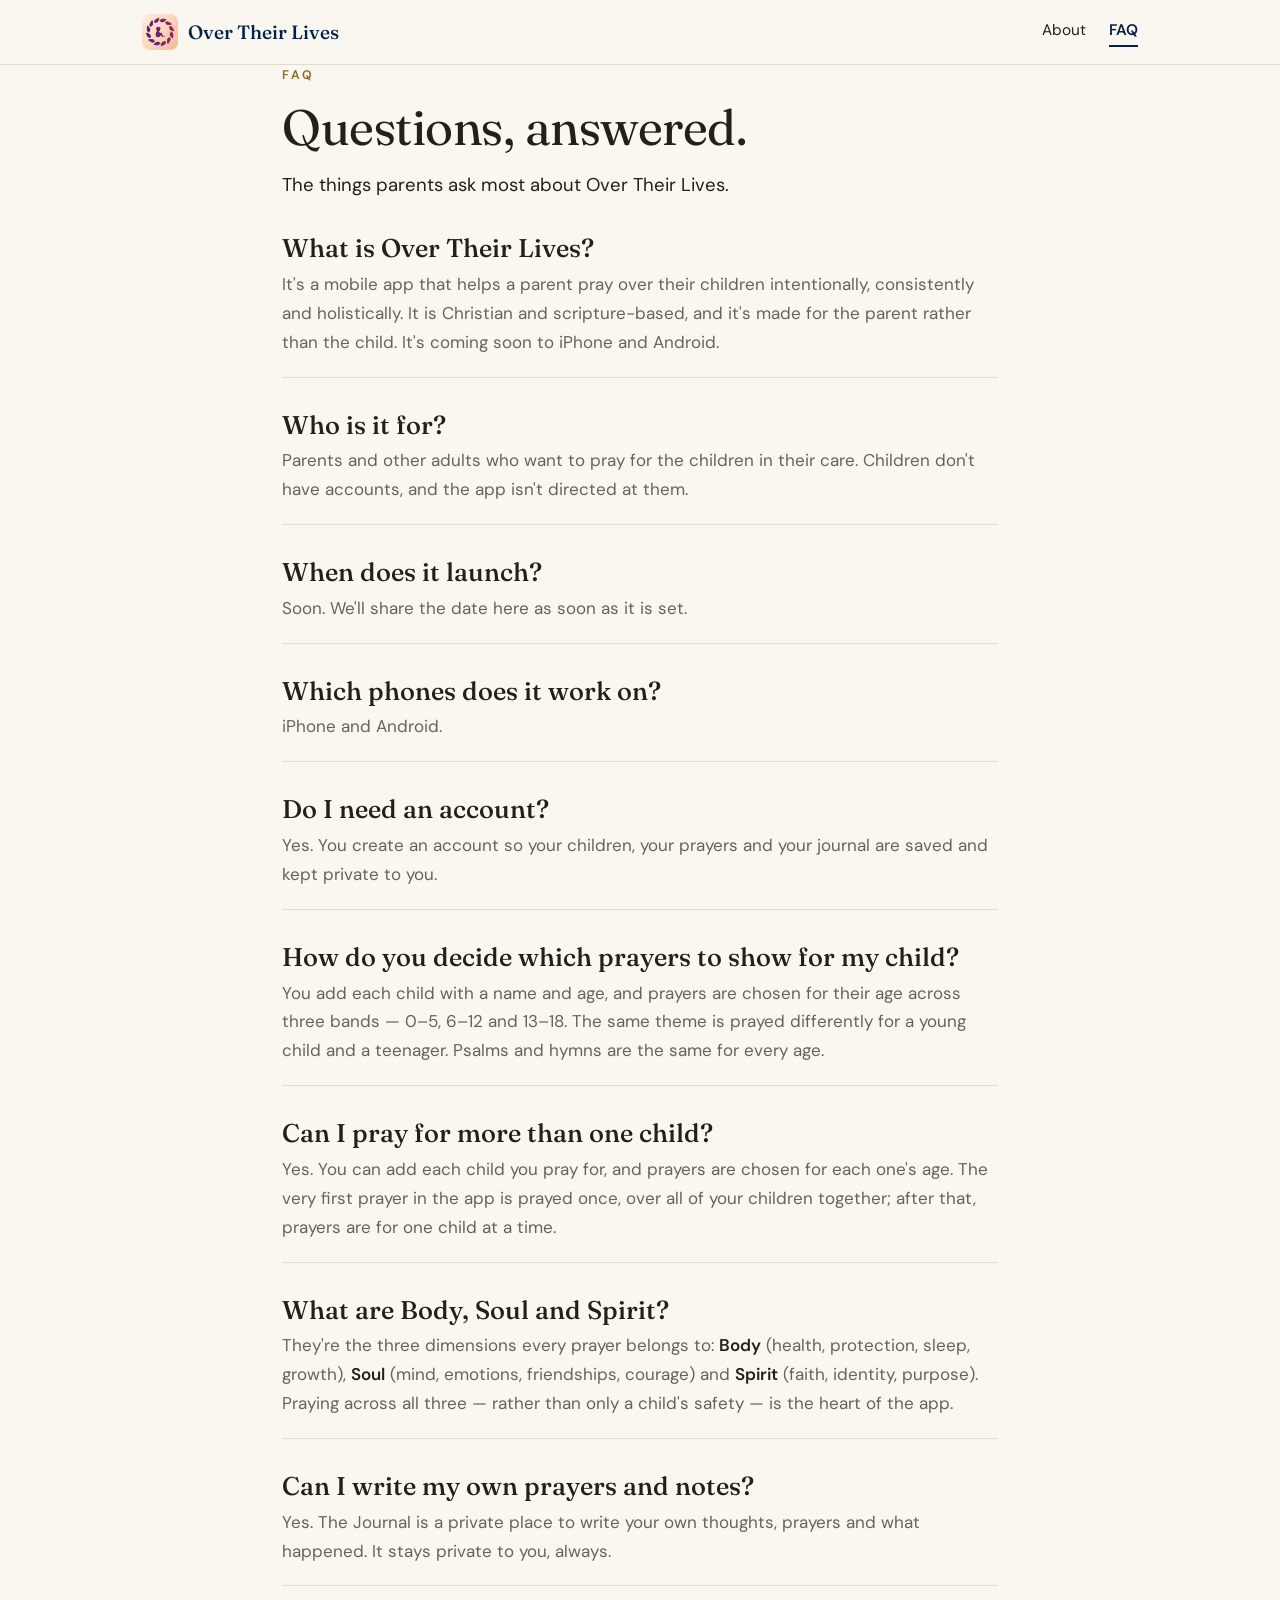
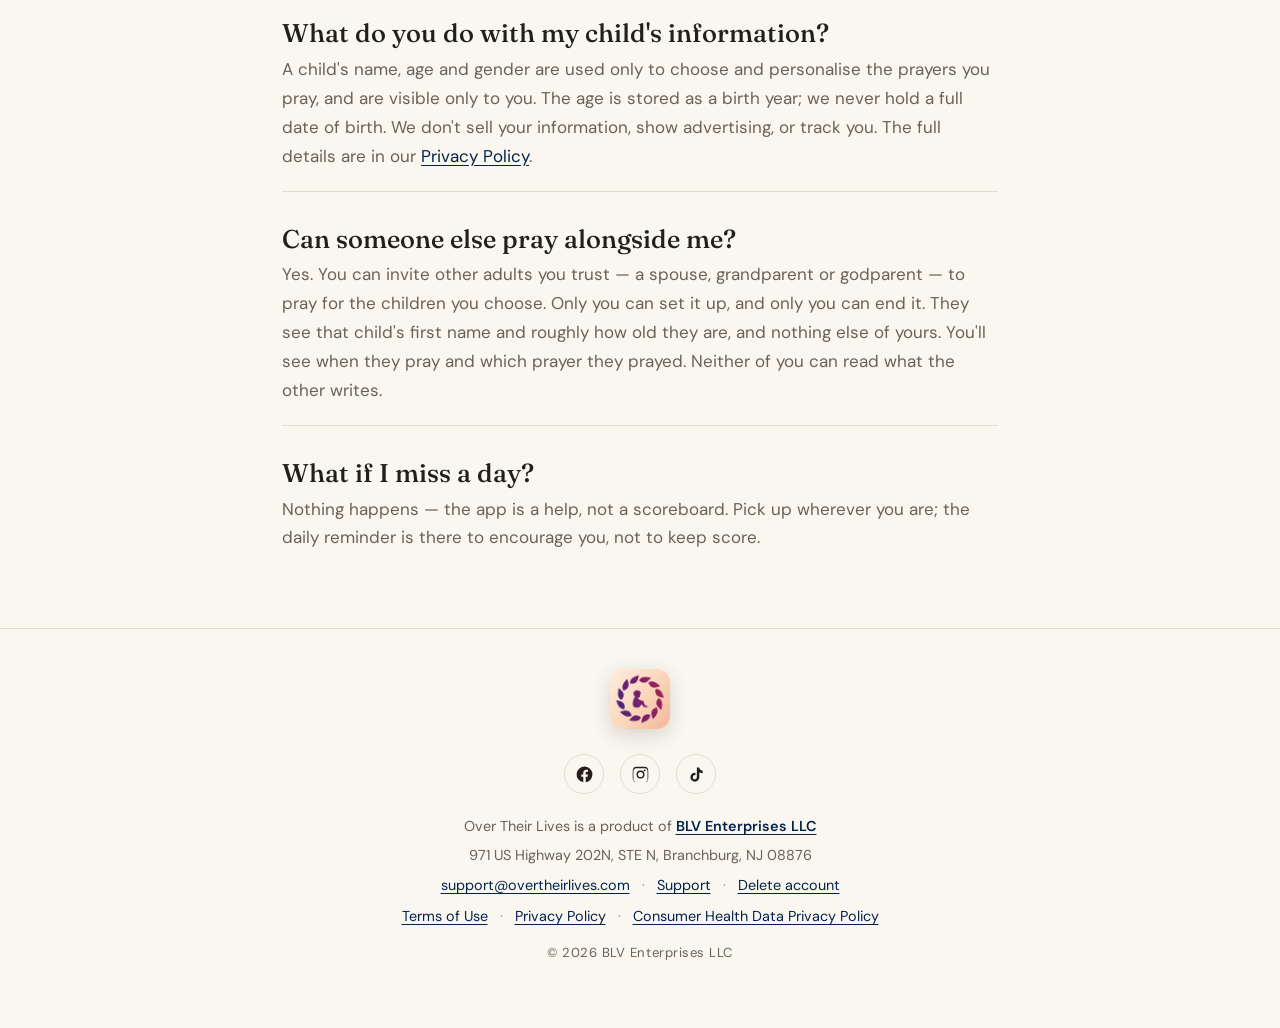
<file: faq.html>
<!DOCTYPE html>
<html lang="en">
<head>
<meta charset="UTF-8" />
<meta name="viewport" content="width=device-width, initial-scale=1.0" />
<meta name="robots" content="index, follow" />
<title>FAQ — Over Their Lives</title>
<link rel="canonical" href="https://overtheirlives.com/faq" />
<meta name="description" content="Answers about Over Their Lives: what it is, who it's for, when it launches, which phones it runs on, and how your child's information is handled. Built by BLV Enterprises LLC." />
<meta name="theme-color" content="#FAF7F0" />
<meta property="og:type" content="website" />
<meta property="og:title" content="FAQ — Over Their Lives" />
<meta property="og:description" content="Common questions about Over Their Lives, the prayer app for parents." />
<meta property="og:url" content="https://overtheirlives.com/faq" />
<meta property="og:image" content="https://overtheirlives.com/assets/og-image.jpg" />
<link rel="icon" href="/assets/favicon.png" type="image/png" />
<link rel="apple-touch-icon" href="/assets/apple-touch-icon.png" />
<link rel="preconnect" href="https://fonts.googleapis.com" />
<link rel="preconnect" href="https://fonts.gstatic.com" crossorigin />
<link href="https://fonts.googleapis.com/css2?family=Fraunces:opsz,wght@9..144,400;9..144,500&family=DM+Sans:ital,wght@0,400;0,500;0,600;1,400&display=swap" rel="stylesheet" />
<link rel="stylesheet" href="/assets/pages.css" />
</head>
<body>

<header class="site-nav">
  <div class="nav-wrap">
    <a class="nav-logo" href="/"><img src="/assets/mark-256.png" alt="" /><span class="nav-brand">Over Their Lives</span></a>
    <nav class="nav-links" aria-label="Primary">
      <a href="/about">About</a>
      <a href="/faq" aria-current="page">FAQ</a>
    </nav>
  </div>
</header>

<main class="wrap">
  <div class="page-head">
    <span class="eyebrow">FAQ</span>
    <h1>Questions, answered.</h1>
    <p class="lead">The things parents ask most about Over Their Lives.</p>
  </div>

  <div class="faq">
    <div class="qa">
      <h2 id="what-is-it">What is Over Their Lives?</h2>
      <p>It's a mobile app that helps a parent pray over their children intentionally, consistently and holistically. It is Christian and scripture-based, and it's made for the parent rather than the child. It's coming soon to iPhone and Android.</p>
    </div>

    <div class="qa">
      <h2 id="who-is-it-for">Who is it for?</h2>
      <p>Parents and other adults who want to pray for the children in their care. Children don't have accounts, and the app isn't directed at them.</p>
    </div>

    <div class="qa">
      <h2 id="when-launch">When does it launch?</h2>
      <p>Soon. We'll share the date here as soon as it is set.</p>
    </div>

    <div class="qa">
      <h2 id="which-phones">Which phones does it work on?</h2>
      <p>iPhone and Android.</p>
    </div>

    <div class="qa">
      <h2 id="need-account">Do I need an account?</h2>
      <p>Yes. You create an account so your children, your prayers and your journal are saved and kept private to you.</p>
    </div>

    <div class="qa">
      <h2 id="which-prayers">How do you decide which prayers to show for my child?</h2>
      <p>You add each child with a name and age, and prayers are chosen for their age across three bands — 0–5, 6–12 and 13–18. The same theme is prayed differently for a young child and a teenager. Psalms and hymns are the same for every age.</p>
    </div>

    <div class="qa">
      <h2 id="more-than-one-child">Can I pray for more than one child?</h2>
      <p>Yes. You can add each child you pray for, and prayers are chosen for each one's age. The very first prayer in the app is prayed once, over all of your children together; after that, prayers are for one child at a time.</p>
    </div>

    <div class="qa">
      <h2 id="body-soul-spirit">What are Body, Soul and Spirit?</h2>
      <p>They're the three dimensions every prayer belongs to: <strong>Body</strong> (health, protection, sleep, growth), <strong>Soul</strong> (mind, emotions, friendships, courage) and <strong>Spirit</strong> (faith, identity, purpose). Praying across all three — rather than only a child's safety — is the heart of the app.</p>
    </div>

    <div class="qa">
      <h2 id="write-my-own">Can I write my own prayers and notes?</h2>
      <p>Yes. The Journal is a private place to write your own thoughts, prayers and what happened. It stays private to you, always.</p>
    </div>

    <div class="qa">
      <h2 id="child-information">What do you do with my child's information?</h2>
      <p>A child's name, age and gender are used only to choose and personalise the prayers you pray, and are visible only to you. The age is stored as a birth year; we never hold a full date of birth. We don't sell your information, show advertising, or track you. The full details are in our <a href="/privacy">Privacy Policy</a>.</p>
    </div>

    <div class="qa">
      <h2 id="pray-together">Can someone else pray alongside me?</h2>
      <p>Yes. You can invite other adults you trust — a spouse, grandparent or godparent — to pray for the children you choose. Only you can set it up, and only you can end it. They see that child's first name and roughly how old they are, and nothing else of yours. You'll see when they pray and which prayer they prayed. Neither of you can read what the other writes.</p>
    </div>

    <div class="qa">
      <h2 id="miss-a-day">What if I miss a day?</h2>
      <p>Nothing happens — the app is a help, not a scoreboard. Pick up wherever you are; the daily reminder is there to encourage you, not to keep score.</p>
    </div>
  </div>
</main>

<footer class="site-footer">
  <div class="wrap">
    <img class="footer-mark" src="/assets/mark-256.png" alt="Over Their Lives mark" />
    <div class="socials">
      <a href="https://www.facebook.com/overtheirlives" aria-label="Over Their Lives on Facebook" target="_blank" rel="noopener"><svg viewBox="0 0 24 24" aria-hidden="true"><path d="M22 12a10 10 0 1 0-11.56 9.88v-6.99H7.9V12h2.54V9.8c0-2.5 1.49-3.89 3.78-3.89 1.09 0 2.24.2 2.24.2v2.46h-1.26c-1.24 0-1.63.77-1.63 1.56V12h2.78l-.44 2.89h-2.34v6.99A10 10 0 0 0 22 12z"/></svg></a>
      <a href="https://www.instagram.com/overtheirlives" aria-label="Over Their Lives on Instagram" target="_blank" rel="noopener"><svg viewBox="0 0 24 24" aria-hidden="true"><path d="M12 2.16c3.2 0 3.58.01 4.85.07 1.17.05 1.8.25 2.23.41.56.22.96.48 1.38.9.42.42.68.82.9 1.38.16.42.36 1.06.41 2.23.06 1.27.07 1.65.07 4.85s-.01 3.58-.07 4.85c-.05 1.17-.25 1.8-.41 2.23-.22.56-.48.96-.9 1.38-.42.42-.82.68-1.38.9-.42.16-1.06.36-2.23.41-1.27.06-1.65.07-4.85.07s-3.58-.01-4.85-.07c-1.17-.05-1.8-.25-2.23-.41a3.7 3.7 0 0 1-1.38-.9 3.7 3.7 0 0 1-.9-1.38c-.16-.42-.36-1.06-.41-2.23C2.17 15.58 2.16 15.2 2.16 12s.01-3.58.07-4.85c.05-1.17.25-1.8.41-2.23.22-.56.48-.96.9-1.38.42-.42.82-.68 1.38-.9.42-.16 1.06-.36 2.23-.41C8.42 2.17 8.8 2.16 12 2.16zm0 1.8c-3.15 0-3.52.01-4.76.07-.98.04-1.5.21-1.86.35-.47.18-.8.4-1.15.75-.35.35-.57.68-.75 1.15-.14.36-.31.88-.35 1.86-.06 1.24-.07 1.61-.07 4.76s.01 3.52.07 4.76c.04.98.21 1.5.35 1.86.18.47.4.8.75 1.15.35.35.68.57 1.15.75.36.14.88.31 1.86.35 1.24.06 1.61.07 4.76.07s3.52-.01 4.76-.07c.98-.04 1.5-.21 1.86-.35.47-.18.8-.4 1.15-.75.35-.35.57-.68.75-1.15.14-.36.31-.88.35-1.86.06-1.24.07-1.61.07-4.76s-.01-3.52-.07-4.76c-.04-.98-.21-1.5-.35-1.86a3.1 3.1 0 0 0-.75-1.15 3.1 3.1 0 0 0-1.15-.75c-.36-.14-.88-.31-1.86-.35-1.24-.06-1.61-.07-4.76-.07zm0 3.06a4.98 4.98 0 1 1 0 9.96 4.98 4.98 0 0 1 0-9.96zm0 8.21a3.23 3.23 0 1 0 0-6.46 3.23 3.23 0 0 0 0 6.46zm6.34-8.41a1.16 1.16 0 1 1-2.32 0 1.16 1.16 0 0 1 2.32 0z"/></svg></a>
      <a href="https://www.tiktok.com/@overtheirlives" aria-label="Over Their Lives on TikTok" target="_blank" rel="noopener"><svg viewBox="0 0 24 24" aria-hidden="true"><path d="M16.6 5.82a4.28 4.28 0 0 1-1.06-2.82h-3.1v12.4a2.52 2.52 0 0 1-2.52 2.52 2.52 2.52 0 1 1 .75-4.92V9.83a5.62 5.62 0 0 0-.75-.05 5.62 5.62 0 1 0 5.62 5.62V9.01a7.34 7.34 0 0 0 4.29 1.37V7.28a4.28 4.28 0 0 1-3.23-1.46z"/></svg></a>
    </div>
    <p class="foot-company">Over Their Lives is a product of <strong><a href="https://blventerprisesllc.com">BLV Enterprises&nbsp;LLC</a></strong></p>
    <p class="foot-company foot-address">971 US Highway 202N, STE N, Branchburg, NJ 08876</p>
    <p class="foot-company foot-links"><a href="mailto:support@overtheirlives.com">support@overtheirlives.com</a> <span class="foot-dot" aria-hidden="true">·</span> <a href="/support">Support</a> <span class="foot-dot" aria-hidden="true">·</span> <a href="/delete-account">Delete account</a></p>
    <p class="foot-company foot-links"><a href="/terms">Terms of Use</a> <span class="foot-dot" aria-hidden="true">·</span> <a href="/privacy">Privacy Policy</a> <span class="foot-dot" aria-hidden="true">·</span> <a href="/health-privacy">Consumer Health Data Privacy Policy</a></p>
    <p class="foot-copy">&copy; 2026 BLV Enterprises LLC</p>
  </div>
</footer>

</body>
</html>
</file>
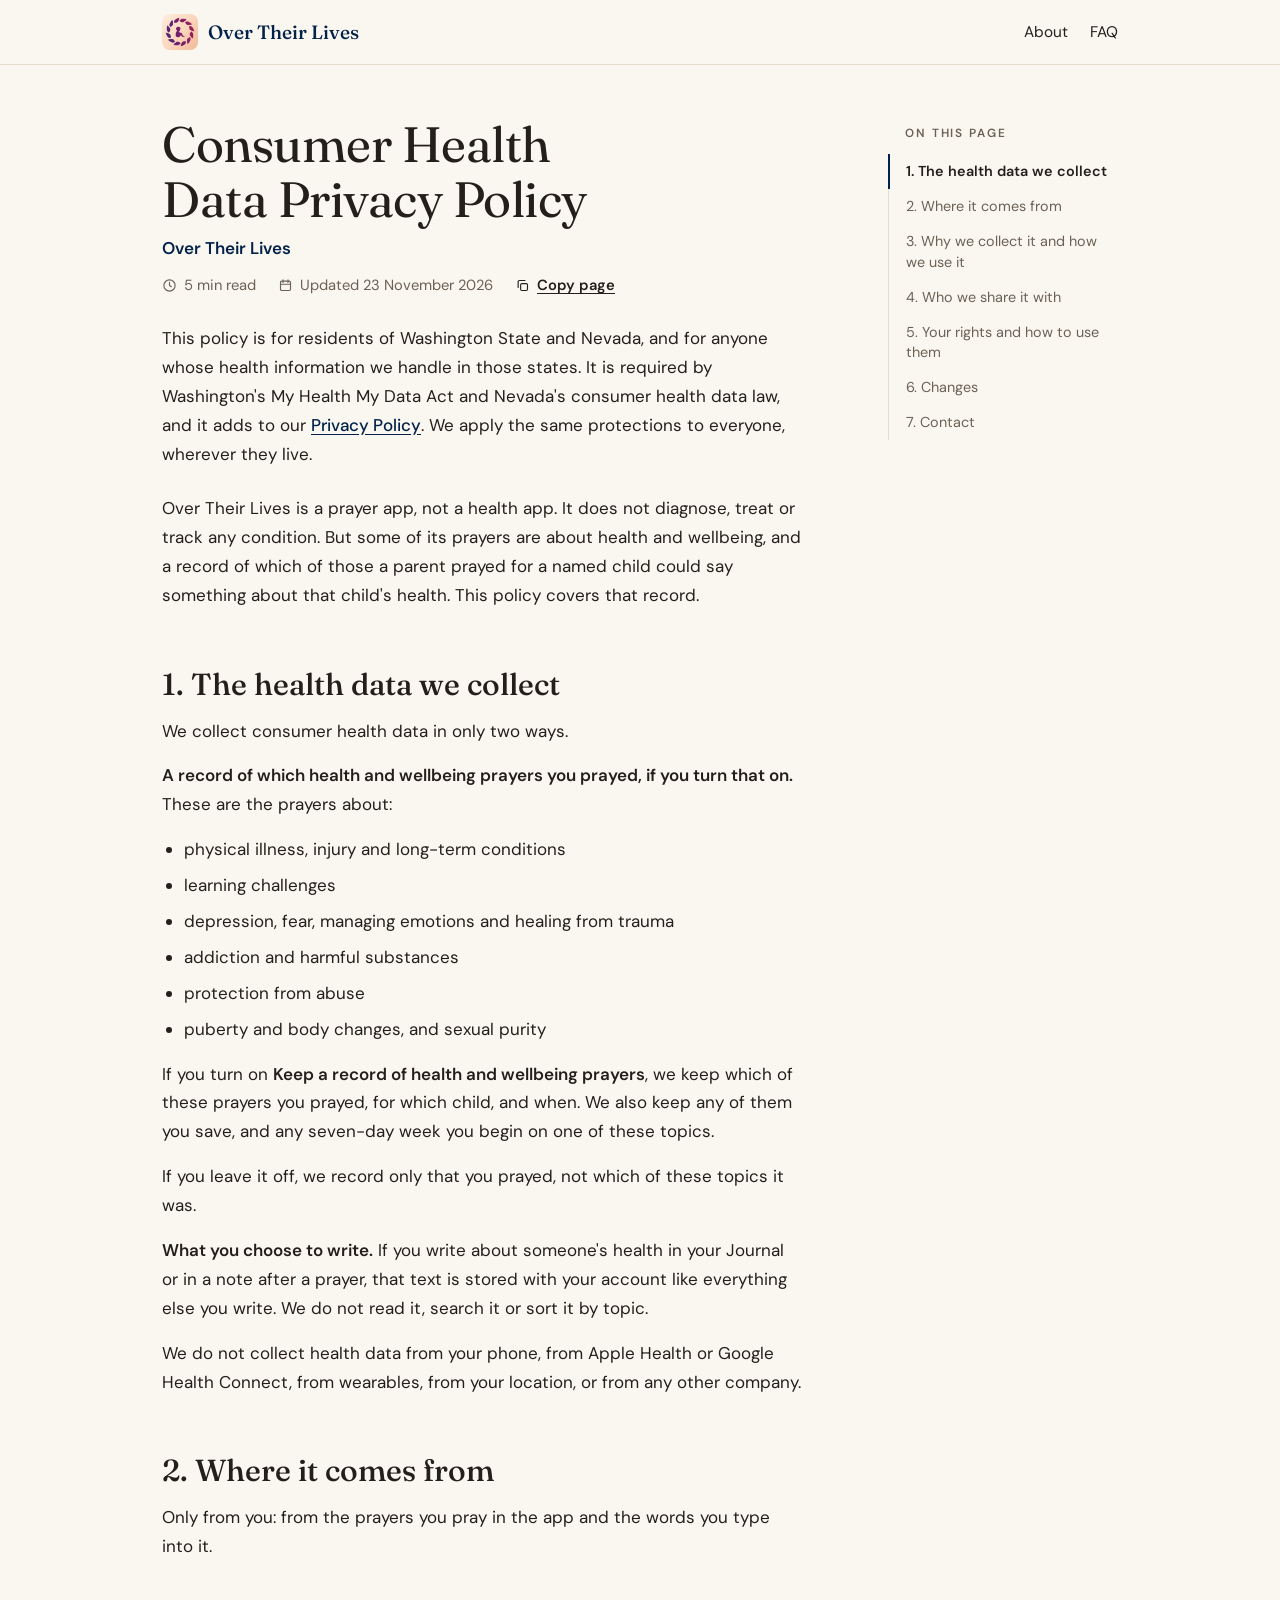
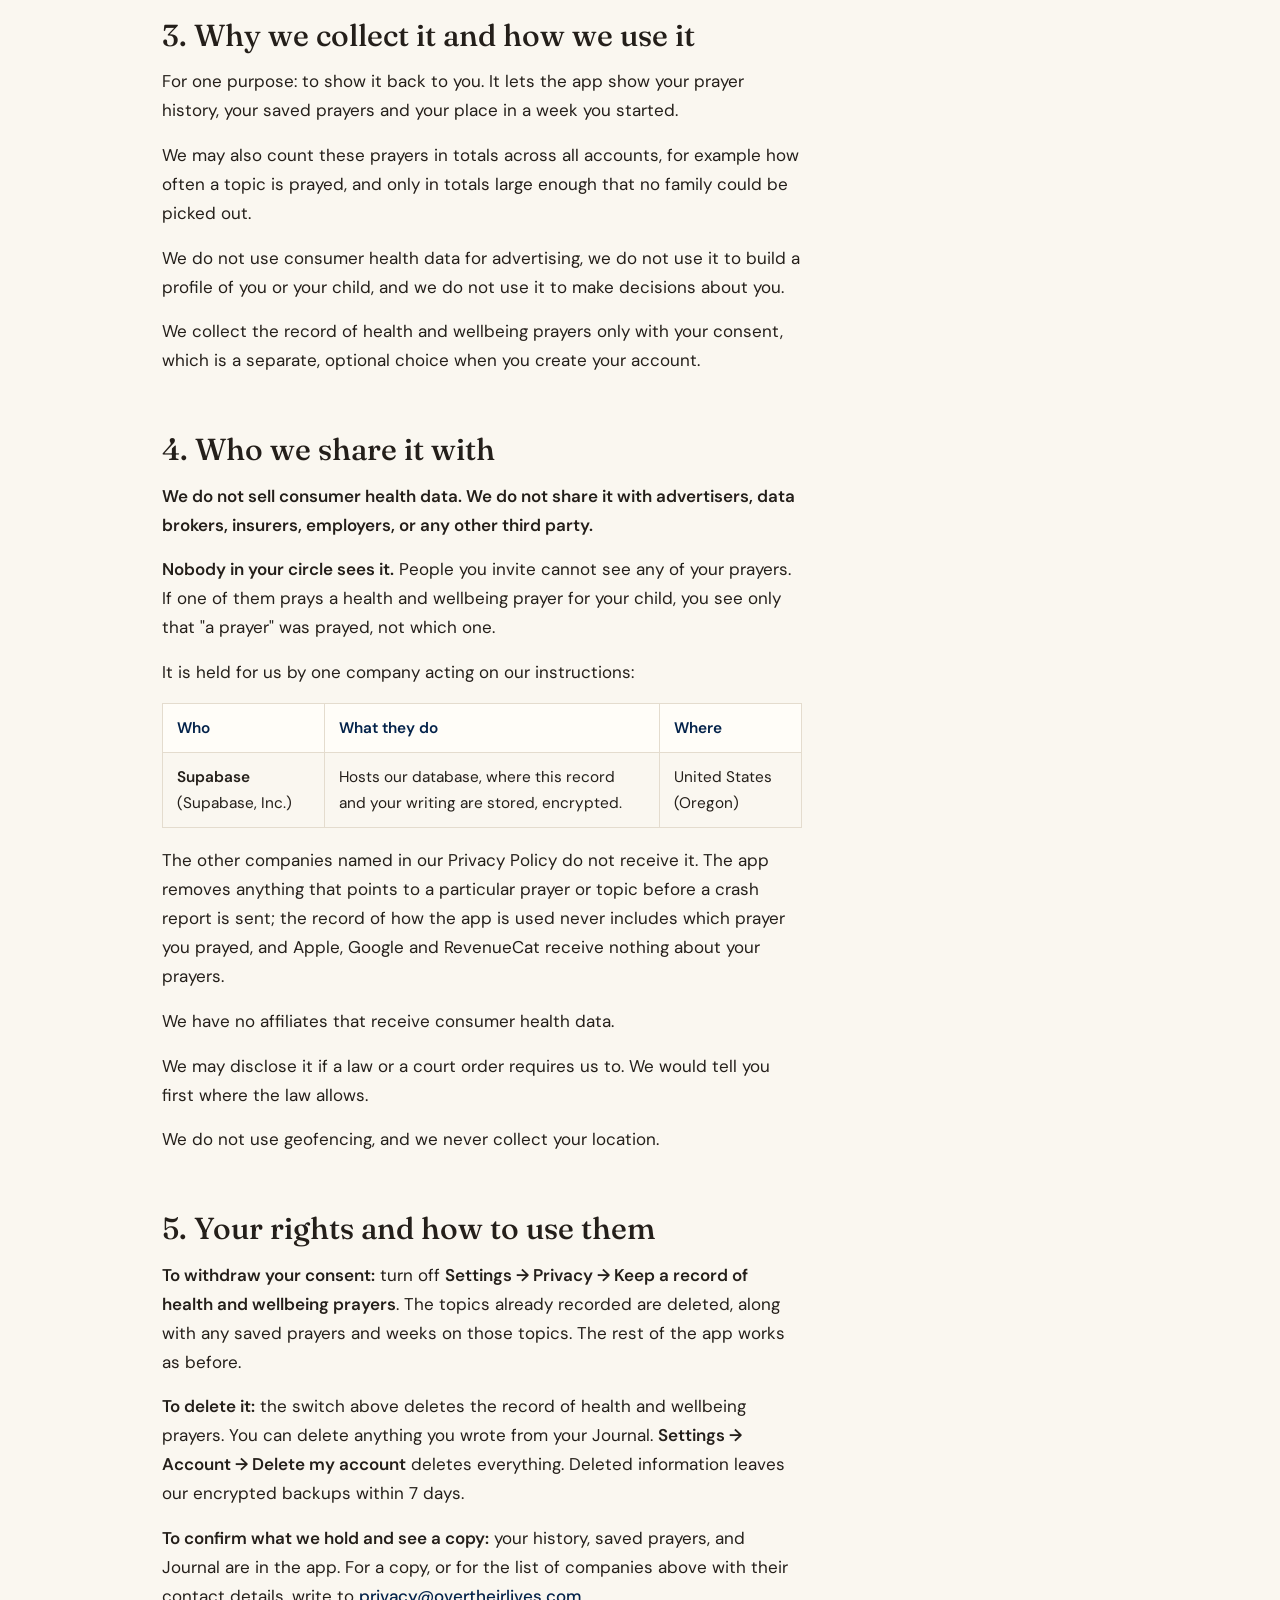
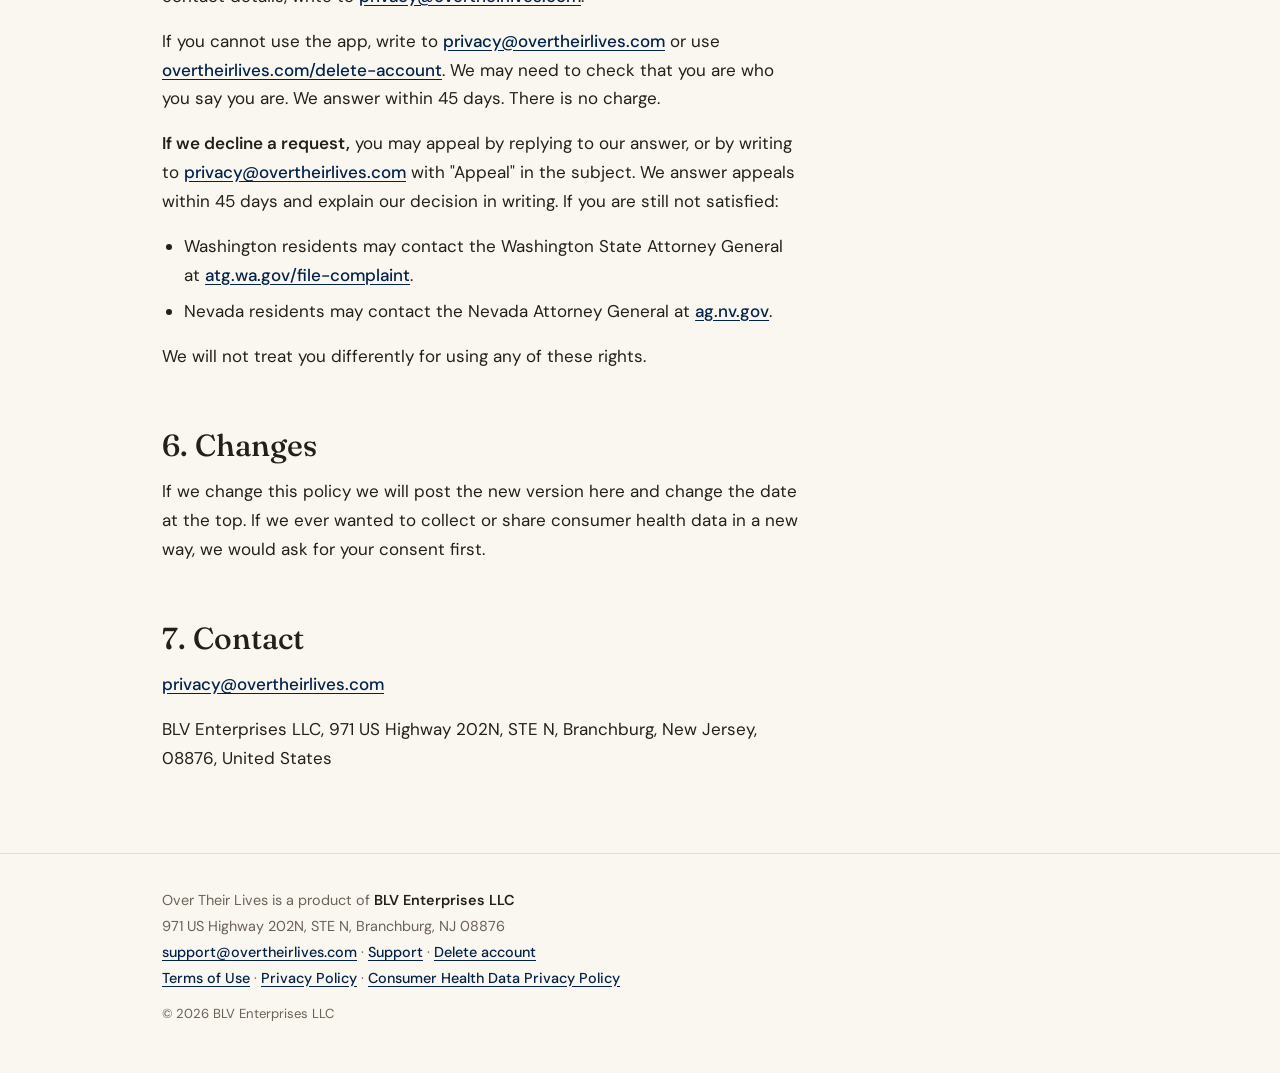
<file: health-privacy.html>
<!DOCTYPE html>
<html lang="en">
<head>
<meta charset="UTF-8" />
<meta name="viewport" content="width=device-width, initial-scale=1.0" />
<meta name="robots" content="index, follow" />

<title>Consumer Health Data Privacy Policy — Over Their Lives</title>
<link rel="canonical" href="https://overtheirlives.com/health-privacy" />
<meta name="description" content="Consumer Health Data Privacy Policy for Over Their Lives, for residents of Washington State and Nevada. Published by BLV Enterprises LLC." />
<meta name="theme-color" content="#FAF7F0" />

<link rel="icon" href="/assets/favicon.png" type="image/png" />
<link rel="apple-touch-icon" href="/assets/apple-touch-icon.png" />

<link rel="preconnect" href="https://fonts.googleapis.com" />
<link rel="preconnect" href="https://fonts.gstatic.com" crossorigin />
<link href="https://fonts.googleapis.com/css2?family=Fraunces:opsz,wght@9..144,400;9..144,500&family=DM+Sans:ital,wght@0,400;0,500;0,600;1,400&display=swap" rel="stylesheet" />
<link rel="stylesheet" href="/assets/legal.css" />
</head>
<body>

<div class="topbar">
  <div class="wrap">
    <a class="brand-link" href="/"><img src="/assets/mark-256.png" alt="" /><span class="brand">Over Their Lives</span></a>
    <nav class="nav-links" aria-label="Primary">
      <a href="/about">About</a>
      <a href="/faq">FAQ</a>
    </nav>
  </div>
</div>

<main class="wrap">
 <div class="doc-grid">

  <div class="doc-head">
    <h1>Consumer Health Data Privacy Policy</h1>
    <p class="app">Over Their Lives</p>
    <p class="updated"><span><svg class="clock" viewBox="0 0 24 24" width="15" height="15" aria-hidden="true" fill="none" stroke="currentColor" stroke-width="1.8" stroke-linecap="round" stroke-linejoin="round"><circle cx="12" cy="12" r="9"/><path d="M12 7v5l3 2"/></svg>5 min read</span><span><svg viewBox="0 0 24 24" width="15" height="15" aria-hidden="true" fill="none" stroke="currentColor" stroke-width="1.8" stroke-linecap="round" stroke-linejoin="round"><rect x="4" y="5" width="16" height="15" rx="2"/><path d="M4 10h16M8 3v4M16 3v4"/></svg>Updated 23 November 2026</span><button class="copy-page" type="button" hidden><svg viewBox="0 0 24 24" width="15" height="15" aria-hidden="true" fill="none" stroke="currentColor" stroke-width="1.8" stroke-linecap="round" stroke-linejoin="round"><rect x="9" y="9" width="11" height="11" rx="2"/><path d="M5 15V6a2 2 0 0 1 2-2h9"/></svg>Copy page</button></p>
    <p class="intro">This policy is for residents of Washington State and Nevada, and for anyone whose health information we handle in those states. It is required by Washington's My Health My Data Act and Nevada's consumer health data law, and it adds to our <a href="/privacy">Privacy Policy</a>. We apply the same protections to everyone, wherever they live.</p>
    <p class="intro">Over Their Lives is a prayer app, not a health app. It does not diagnose, treat or track any condition. But some of its prayers are about health and wellbeing, and a record of which of those a parent prayed for a named child could say something about that child's health. This policy covers that record.</p>
  </div>

  <nav class="toc" aria-label="On this page">
    <details open id="toc">
      <summary>On this page</summary>
      <ol>
        <li><a href="#the-health-data-we-collect">1. The health data we collect</a></li>
        <li><a href="#where-it-comes-from">2. Where it comes from</a></li>
        <li><a href="#why-we-collect-it-and-how-we-use-it">3. Why we collect it and how we use it</a></li>
        <li><a href="#who-we-share-it-with">4. Who we share it with</a></li>
        <li><a href="#your-rights-and-how-to-use-them">5. Your rights and how to use them</a></li>
        <li><a href="#changes">6. Changes</a></li>
        <li><a href="#contact">7. Contact</a></li>
      </ol>
    </details>
    <script>if (window.matchMedia && matchMedia('(max-width: 900px)').matches) document.getElementById('toc').open = false;</script>
  </nav>

  <div class="doc-body">

  <h2 class="sec" id="the-health-data-we-collect">1. The health data we collect</h2>
  <p>We collect consumer health data in only two ways.</p>
  <p><strong>A record of which health and wellbeing prayers you prayed, if you turn that on.</strong> These are the prayers about:</p>
  <ul>
    <li>physical illness, injury and long-term conditions</li>
    <li>learning challenges</li>
    <li>depression, fear, managing emotions and healing from trauma</li>
    <li>addiction and harmful substances</li>
    <li>protection from abuse</li>
    <li>puberty and body changes, and sexual purity</li>
  </ul>
  <p>If you turn on <strong>Keep a record of health and wellbeing prayers</strong>, we keep which of these prayers you prayed, for which child, and when. We also keep any of them you save, and any seven-day week you begin on one of these topics.</p>
  <p>If you leave it off, we record only that you prayed, not which of these topics it was.</p>
  <p><strong>What you choose to write.</strong> If you write about someone's health in your Journal or in a note after a prayer, that text is stored with your account like everything else you write. We do not read it, search it or sort it by topic.</p>
  <p>We do not collect health data from your phone, from Apple Health or Google Health Connect, from wearables, from your location, or from any other company.</p>

  <h2 class="sec" id="where-it-comes-from">2. Where it comes from</h2>
  <p>Only from you: from the prayers you pray in the app and the words you type into it.</p>

  <h2 class="sec" id="why-we-collect-it-and-how-we-use-it">3. Why we collect it and how we use it</h2>
  <p>For one purpose: to show it back to you. It lets the app show your prayer history, your saved prayers and your place in a week you started.</p>
  <p>We may also count these prayers in totals across all accounts, for example how often a topic is prayed, and only in totals large enough that no family could be picked out.</p>
  <p>We do not use consumer health data for advertising, we do not use it to build a profile of you or your child, and we do not use it to make decisions about you.</p>
  <p>We collect the record of health and wellbeing prayers only with your consent, which is a separate, optional choice when you create your account.</p>

  <h2 class="sec" id="who-we-share-it-with">4. Who we share it with</h2>
  <p><strong>We do not sell consumer health data. We do not share it with advertisers, data brokers, insurers, employers, or any other third party.</strong></p>
  <p><strong>Nobody in your circle sees it.</strong> People you invite cannot see any of your prayers. If one of them prays a health and wellbeing prayer for your child, you see only that "a prayer" was prayed, not which one.</p>
  <p>It is held for us by one company acting on our instructions:</p>
  <div class="table-wrap">
    <table>
      <thead><tr><th scope="col">Who</th><th scope="col">What they do</th><th scope="col">Where</th></tr></thead>
      <tbody>
        <tr><td data-label="Who"><strong>Supabase</strong> (Supabase, Inc.)</td><td data-label="What they do">Hosts our database, where this record and your writing are stored, encrypted.</td><td data-label="Where">United States (Oregon)</td></tr>
      </tbody>
    </table>
  </div>
  <p>The other companies named in our Privacy Policy do not receive it. The app removes anything that points to a particular prayer or topic before a crash report is sent; the record of how the app is used never includes which prayer you prayed, and Apple, Google and RevenueCat receive nothing about your prayers.</p>
  <p>We have no affiliates that receive consumer health data.</p>
  <p>We may disclose it if a law or a court order requires us to. We would tell you first where the law allows.</p>
  <p>We do not use geofencing, and we never collect your location.</p>

  <h2 class="sec" id="your-rights-and-how-to-use-them">5. Your rights and how to use them</h2>
  <p><strong>To withdraw your consent:</strong> turn off <strong>Settings → Privacy → Keep a record of health and wellbeing prayers</strong>. The topics already recorded are deleted, along with any saved prayers and weeks on those topics. The rest of the app works as before.</p>
  <p><strong>To delete it:</strong> the switch above deletes the record of health and wellbeing prayers. You can delete anything you wrote from your Journal. <strong>Settings → Account → Delete my account</strong> deletes everything. Deleted information leaves our encrypted backups within 7 days.</p>
  <p><strong>To confirm what we hold and see a copy:</strong> your history, saved prayers, and Journal are in the app. For a copy, or for the list of companies above with their contact details, write to <a href="mailto:privacy@overtheirlives.com">privacy@overtheirlives.com</a>.</p>
  <p>If you cannot use the app, write to <strong><a href="mailto:privacy@overtheirlives.com">privacy@overtheirlives.com</a></strong> or use <a href="/delete-account">overtheirlives.com/delete-account</a>. We may need to check that you are who you say you are. We answer within 45 days. There is no charge.</p>
  <p><strong>If we decline a request,</strong> you may appeal by replying to our answer, or by writing to <a href="mailto:privacy@overtheirlives.com">privacy@overtheirlives.com</a> with "Appeal" in the subject. We answer appeals within 45 days and explain our decision in writing. If you are still not satisfied:</p>
  <ul>
    <li>Washington residents may contact the Washington State Attorney General at <a href="https://www.atg.wa.gov/file-complaint" rel="noopener">atg.wa.gov/file-complaint</a>.</li>
    <li>Nevada residents may contact the Nevada Attorney General at <a href="https://ag.nv.gov" rel="noopener">ag.nv.gov</a>.</li>
  </ul>
  <p>We will not treat you differently for using any of these rights.</p>

  <h2 class="sec" id="changes">6. Changes</h2>
  <p>If we change this policy we will post the new version here and change the date at the top. If we ever wanted to collect or share consumer health data in a new way, we would ask for your consent first.</p>

  <h2 class="sec" id="contact">7. Contact</h2>
  <p><strong><a href="mailto:privacy@overtheirlives.com">privacy@overtheirlives.com</a></strong></p>
  <p>BLV Enterprises LLC, 971 US Highway 202N, STE N, Branchburg, New Jersey, 08876, United States</p>
  </div>

 </div>
</main>

<footer>
  <div class="wrap">
    <p>Over Their Lives is a product of <strong>BLV Enterprises LLC</strong><br />
    971 US Highway 202N, STE N, Branchburg, NJ 08876<br />
    <a href="mailto:support@overtheirlives.com">support@overtheirlives.com</a> &middot; <a href="/support">Support</a> &middot; <a href="/delete-account">Delete account</a><br />
    <a href="/terms">Terms of Use</a> &middot; <a href="/privacy">Privacy Policy</a> &middot; <a href="/health-privacy">Consumer Health Data Privacy Policy</a></p>
    <p class="copy">&copy; 2026 BLV Enterprises LLC</p>
  </div>
</footer>

<script>
/* Optional extras. The page reads the same without them. */
(function () {
  var links = [].slice.call(document.querySelectorAll('nav.toc a'));
  var heads = links.map(function (a) { return document.getElementById(a.getAttribute('href').slice(1)); });
  function mark() {
    var on = 0;
    for (var i = 0; i < heads.length; i++) { if (heads[i].getBoundingClientRect().top <= 120) on = i; }
    links.forEach(function (a, i) { a.classList.toggle('on', i === on); });
  }
  window.addEventListener('scroll', mark, { passive: true });
  mark();

  var btn = document.querySelector('.copy-page');
  if (btn && navigator.clipboard) {
    btn.hidden = false;
    var label = btn.lastChild;
    btn.addEventListener('click', function () {
      var text = document.querySelector('.doc-head').innerText + '\n\n' + document.querySelector('.doc-body').innerText;
      navigator.clipboard.writeText(text).then(function () {
        label.textContent = 'Copied';
        setTimeout(function () { label.textContent = 'Copy page'; }, 2000);
      });
    });
  }
})();
</script>

</body>
</html>
</file>
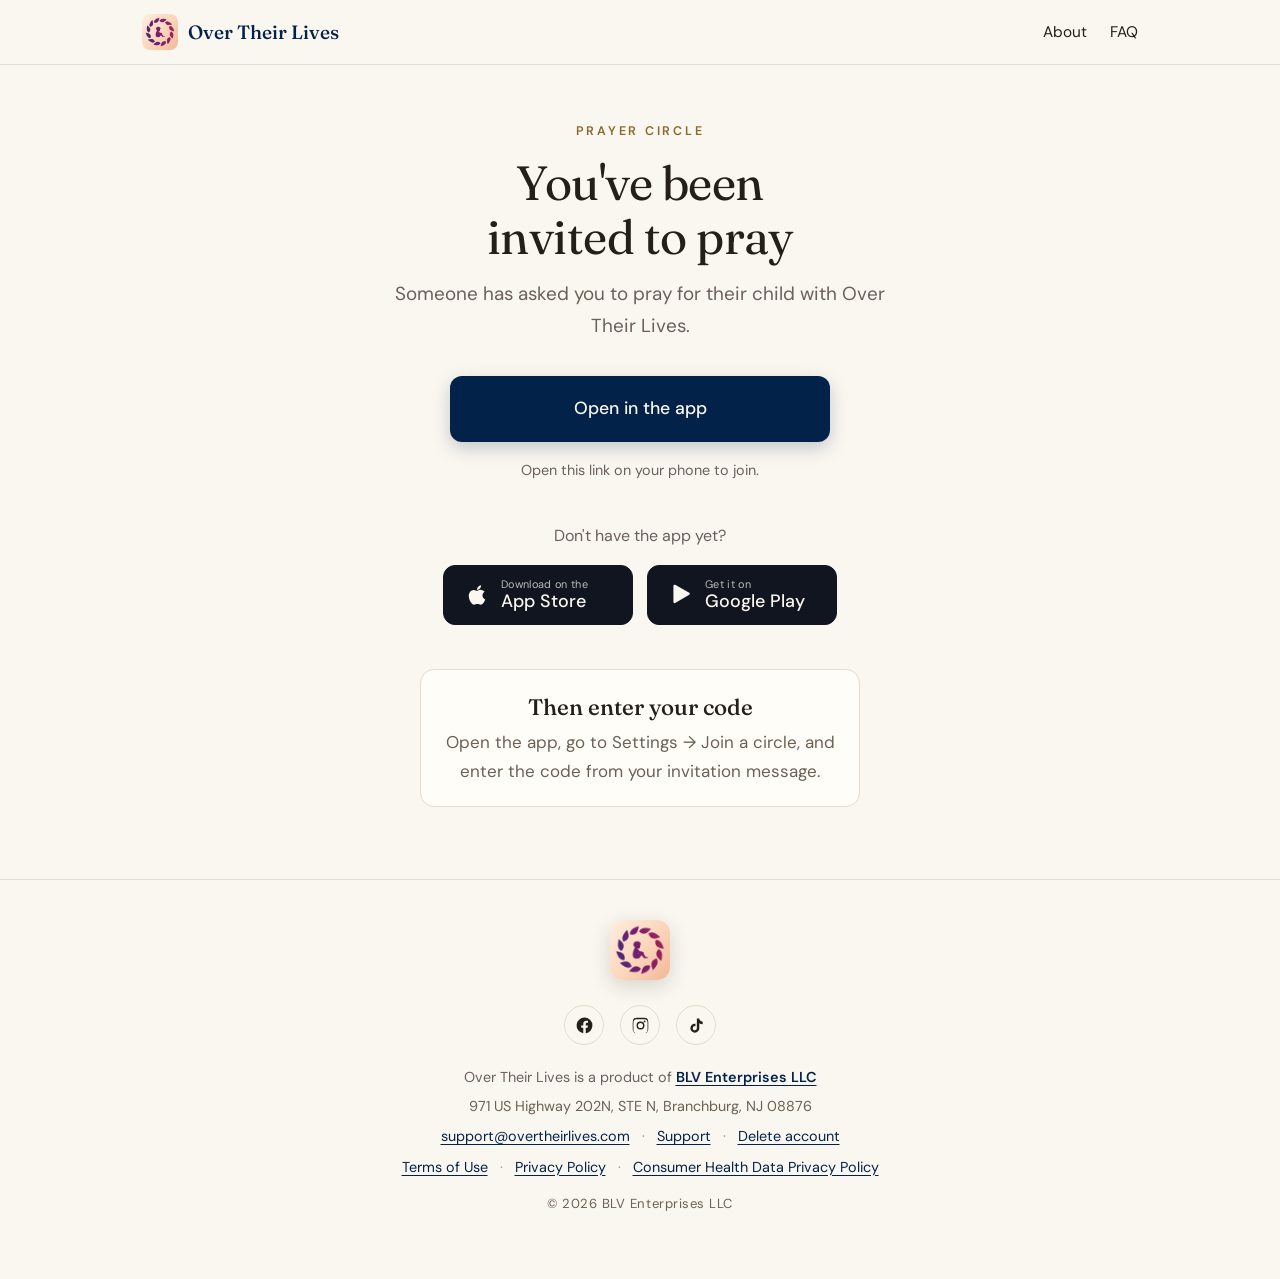
<file: join.html>
<!DOCTYPE html>
<html lang="en">
<head>
<meta charset="UTF-8" />
<meta name="viewport" content="width=device-width, initial-scale=1.0" />
<meta name="robots" content="noindex, nofollow" />
<title>Join a prayer circle · Over Their Lives</title>
<meta name="theme-color" content="#FAF7F0" />
<meta property="og:type" content="website" />
<meta property="og:title" content="You've been invited to pray" />
<meta property="og:description" content="Open the invitation in Over Their Lives." />
<meta property="og:url" content="https://overtheirlives.com/join" />
<meta property="og:image" content="https://overtheirlives.com/assets/og-image.jpg" />
<meta name="twitter:card" content="summary_large_image" />
<meta name="twitter:title" content="You've been invited to pray" />
<meta name="twitter:description" content="Open the invitation in Over Their Lives." />
<meta name="twitter:image" content="https://overtheirlives.com/assets/og-image.jpg" />
<link rel="icon" href="/assets/favicon.png" type="image/png" />
<link rel="apple-touch-icon" href="/assets/apple-touch-icon.png" />
<link rel="preconnect" href="https://fonts.googleapis.com" />
<link rel="preconnect" href="https://fonts.gstatic.com" crossorigin />
<link href="https://fonts.googleapis.com/css2?family=Fraunces:opsz,wght@9..144,400;9..144,500&family=DM+Sans:ital,wght@0,400;0,500;0,600;1,400&display=swap" rel="stylesheet" />
<link rel="stylesheet" href="/assets/pages.css" />
<style>
  .join-main { max-width: 560px; margin: 0 auto; text-align: center; padding: 56px 22px 8px; }
  .join-main h1 { font-size: clamp(2.2rem, 7vw, 3rem); }
  .invite-line { font-size: 1.18rem; color: var(--ink-soft); margin: 14px 0 34px; }

  .btn-app {
    display: block;
    width: 100%;
    max-width: 380px;
    margin: 0 auto;
    padding: 18px 26px;
    font-family: var(--sans);
    font-size: 1.1rem;
    font-weight: 500;
    color: var(--bg);
    background: var(--brand);
    border-radius: 12px;
    text-decoration: none;
    box-shadow: 0 6px 18px rgba(3,34,74,0.22);
    transition: transform 0.15s ease, box-shadow 0.2s ease, filter 0.2s ease;
  }
  .btn-app:hover { transform: translateY(-1px); box-shadow: 0 9px 24px rgba(3,34,74,0.3); filter: brightness(1.08); color: var(--bg); }
  .btn-app:active { transform: translateY(0); }

  .desktop-hint { margin: 16px 0 0; }

  .get-app { margin: 40px 0 8px; }
  .get-app-label { font-size: 1rem; color: var(--ink-soft); margin: 0 0 16px; }
  .store-badges { display: flex; flex-wrap: wrap; gap: 14px; justify-content: center; }
  .badge {
    display: inline-flex;
    align-items: center;
    gap: 11px;
    min-width: 190px;
    padding: 12px 20px;
    background: #10151f;
    border: 1px solid #10151f;
    border-radius: 12px;
    color: #FAF7F0;
    text-decoration: none;
    text-align: left;
    transition: border-color 0.2s ease, transform 0.2s ease, background 0.2s ease;
  }
  .badge:hover { border-color: var(--accent); transform: translateY(-2px); background: #141b28; color: #FAF7F0; }
  .badge-ico { width: 26px; height: 26px; fill: currentColor; flex: 0 0 auto; }
  .badge-txt { display: flex; flex-direction: column; line-height: 1.15; }
  .badge-txt small { font-size: 0.68rem; letter-spacing: 0.03em; color: rgba(250,247,240,0.74); text-transform: none; }
  .badge-txt strong { font-size: 1.12rem; font-weight: 500; color: #FAF7F0; }

  .code-step {
    margin: 44px auto 8px;
    max-width: 440px;
    background: var(--surface);
    border: 1px solid var(--hair);
    border-radius: 14px;
    padding: 24px 24px 20px;
  }
  .code-step h2 { font-size: 1.4rem; margin: 0 0 8px; }
  .code-step p { margin: 0; color: var(--ink-soft); }
</style>
</head>
<body>

<header class="site-nav">
  <div class="nav-wrap">
    <a class="nav-logo" href="/"><img src="/assets/mark-256.png" alt="" /><span class="nav-brand">Over Their Lives</span></a>
    <nav class="nav-links" aria-label="Primary">
      <a href="/about">About</a>
      <a href="/faq">FAQ</a>
    </nav>
  </div>
</header>

<main class="wrap join-main">
  <span class="eyebrow">Prayer circle</span>
  <h1>You've been invited to pray</h1>
  <p class="invite-line">Someone has asked you to pray for their child with Over Their Lives.</p>

  <a id="open-app" class="btn-app" href="overtheirlives://join">Open in the app</a>
  <p class="desktop-hint small" id="desktop-hint" hidden>Open this link on your phone to join.</p>

  <div class="get-app">
    <p class="get-app-label">Don't have the app yet?</p>
    <div class="store-badges" id="badges">
      <a id="badge-apple" class="badge" href="https://apps.apple.com/app/id6824307573" aria-label="Download on the App Store">
        <svg class="badge-ico" viewBox="0 0 24 24" aria-hidden="true"><path d="M17.05 20.28c-.98.95-2.05.8-3.08.35-1.09-.46-2.09-.48-3.24 0-1.44.62-2.2.44-3.06-.35C2.79 15.25 3.51 7.59 9.05 7.31c1.35.07 2.29.74 3.08.8 1.18-.24 2.31-.93 3.57-.84 1.51.12 2.65.72 3.4 1.8-3.12 1.87-2.38 5.98.48 7.13-.57 1.5-1.31 2.99-2.54 4.09l.01-.01zM12.03 7.25c-.15-2.23 1.66-4.07 3.74-4.25.29 2.58-2.34 4.5-3.74 4.25z"/></svg>
        <span class="badge-txt"><small>Download on the</small><strong>App Store</strong></span>
      </a>
      <a id="badge-google" class="badge" href="https://play.google.com/store/apps/details?id=com.blventerprises.overtheirlives" aria-label="Get it on Google Play">
        <svg class="badge-ico" viewBox="0 0 24 24" aria-hidden="true"><path d="M5 3.5c0-.82.89-1.33 1.6-.92l13 7.42c.72.41.72 1.44 0 1.85l-13 7.57c-.71.41-1.6-.1-1.6-.92V3.5z"/></svg>
        <span class="badge-txt"><small>Get it on</small><strong>Google Play</strong></span>
      </a>
    </div>
  </div>

  <div class="code-step">
    <h2>Then enter your code</h2>
    <p>Open the app, go to Settings → Join a circle, and enter the code from your invitation message.</p>
  </div>
</main>

<footer class="site-footer">
  <div class="wrap">
    <img class="footer-mark" src="/assets/mark-256.png" alt="Over Their Lives mark" />
    <div class="socials">
      <a href="https://www.facebook.com/overtheirlives" aria-label="Over Their Lives on Facebook" target="_blank" rel="noopener"><svg viewBox="0 0 24 24" aria-hidden="true"><path d="M22 12a10 10 0 1 0-11.56 9.88v-6.99H7.9V12h2.54V9.8c0-2.5 1.49-3.89 3.78-3.89 1.09 0 2.24.2 2.24.2v2.46h-1.26c-1.24 0-1.63.77-1.63 1.56V12h2.78l-.44 2.89h-2.34v6.99A10 10 0 0 0 22 12z"/></svg></a>
      <a href="https://www.instagram.com/overtheirlives" aria-label="Over Their Lives on Instagram" target="_blank" rel="noopener"><svg viewBox="0 0 24 24" aria-hidden="true"><path d="M12 2.16c3.2 0 3.58.01 4.85.07 1.17.05 1.8.25 2.23.41.56.22.96.48 1.38.9.42.42.68.82.9 1.38.16.42.36 1.06.41 2.23.06 1.27.07 1.65.07 4.85s-.01 3.58-.07 4.85c-.05 1.17-.25 1.8-.41 2.23-.22.56-.48.96-.9 1.38-.42.42-.82.68-1.38.9-.42.16-1.06.36-2.23.41-1.27.06-1.65.07-4.85.07s-3.58-.01-4.85-.07c-1.17-.05-1.8-.25-2.23-.41a3.7 3.7 0 0 1-1.38-.9 3.7 3.7 0 0 1-.9-1.38c-.16-.42-.36-1.06-.41-2.23C2.17 15.58 2.16 15.2 2.16 12s.01-3.58.07-4.85c.05-1.17.25-1.8.41-2.23.22-.56.48-.96.9-1.38.42-.42.82-.68 1.38-.9.42-.16 1.06-.36 2.23-.41C8.42 2.17 8.8 2.16 12 2.16zm0 1.8c-3.15 0-3.52.01-4.76.07-.98.04-1.5.21-1.86.35-.47.18-.8.4-1.15.75-.35.35-.57.68-.75 1.15-.14.36-.31.88-.35 1.86-.06 1.24-.07 1.61-.07 4.76s.01 3.52.07 4.76c.04.98.21 1.5.35 1.86.18.47.4.8.75 1.15.35.35.68.57 1.15.75.36.14.88.31 1.86.35 1.24.06 1.61.07 4.76.07s3.52-.01 4.76-.07c.98-.04 1.5-.21 1.86-.35.47-.18.8-.4 1.15-.75.35-.35.57-.68.75-1.15.14-.36.31-.88.35-1.86.06-1.24.07-1.61.07-4.76s-.01-3.52-.07-4.76c-.04-.98-.21-1.5-.35-1.86a3.1 3.1 0 0 0-.75-1.15 3.1 3.1 0 0 0-1.15-.75c-.36-.14-.88-.31-1.86-.35-1.24-.06-1.61-.07-4.76-.07zm0 3.06a4.98 4.98 0 1 1 0 9.96 4.98 4.98 0 0 1 0-9.96zm0 8.21a3.23 3.23 0 1 0 0-6.46 3.23 3.23 0 0 0 0 6.46zm6.34-8.41a1.16 1.16 0 1 1-2.32 0 1.16 1.16 0 0 1 2.32 0z"/></svg></a>
      <a href="https://www.tiktok.com/@overtheirlives" aria-label="Over Their Lives on TikTok" target="_blank" rel="noopener"><svg viewBox="0 0 24 24" aria-hidden="true"><path d="M16.6 5.82a4.28 4.28 0 0 1-1.06-2.82h-3.1v12.4a2.52 2.52 0 0 1-2.52 2.52 2.52 2.52 0 1 1 .75-4.92V9.83a5.62 5.62 0 0 0-.75-.05 5.62 5.62 0 1 0 5.62 5.62V9.01a7.34 7.34 0 0 0 4.29 1.37V7.28a4.28 4.28 0 0 1-3.23-1.46z"/></svg></a>
    </div>
    <p class="foot-company">Over Their Lives is a product of <strong><a href="https://blventerprisesllc.com">BLV Enterprises&nbsp;LLC</a></strong></p>
    <p class="foot-company foot-address">971 US Highway 202N, STE N, Branchburg, NJ 08876</p>
    <p class="foot-company foot-links"><a href="mailto:support@overtheirlives.com">support@overtheirlives.com</a> <span class="foot-dot" aria-hidden="true">·</span> <a href="/support">Support</a> <span class="foot-dot" aria-hidden="true">·</span> <a href="/delete-account">Delete account</a></p>
    <p class="foot-company foot-links"><a href="/terms">Terms of Use</a> <span class="foot-dot" aria-hidden="true">·</span> <a href="/privacy">Privacy Policy</a> <span class="foot-dot" aria-hidden="true">·</span> <a href="/health-privacy">Consumer Health Data Privacy Policy</a></p>
    <p class="foot-copy">&copy; 2026 BLV Enterprises LLC</p>
  </div>
</footer>

<script>
  (function () {
    // ---- Deep link: carry the opaque invite token into the app scheme only ----
    // The token is never shown on the page, stored, or sent anywhere else.
    var openBtn = document.getElementById('open-app');
    try {
      var m = (location.pathname || '').match(/^\/join\/([^\/?#]+)\/?$/);
      var token = m ? m[1] : '';
      if (token && /^[A-Za-z0-9-]+$/.test(token)) {
        openBtn.setAttribute('href', 'overtheirlives://join/' + token);
      }
    } catch (e) { /* leave the default overtheirlives://join */ }

    // ---- Platform-aware ordering of the store badges ----
    var ua = navigator.userAgent || '';
    var isIOS = /iPhone|iPad|iPod/i.test(ua);
    var isAndroid = /Android/i.test(ua);
    var apple = document.getElementById('badge-apple');
    var google = document.getElementById('badge-google');
    var hint = document.getElementById('desktop-hint');

    if (isIOS) {
      apple.style.order = '1'; google.style.order = '2';
    } else if (isAndroid) {
      google.style.order = '1'; apple.style.order = '2';
    } else {
      // Desktop: show both (document order) and nudge to open on a phone.
      if (hint) hint.hidden = false;
    }
  })();
</script>
</body>
</html>
</file>
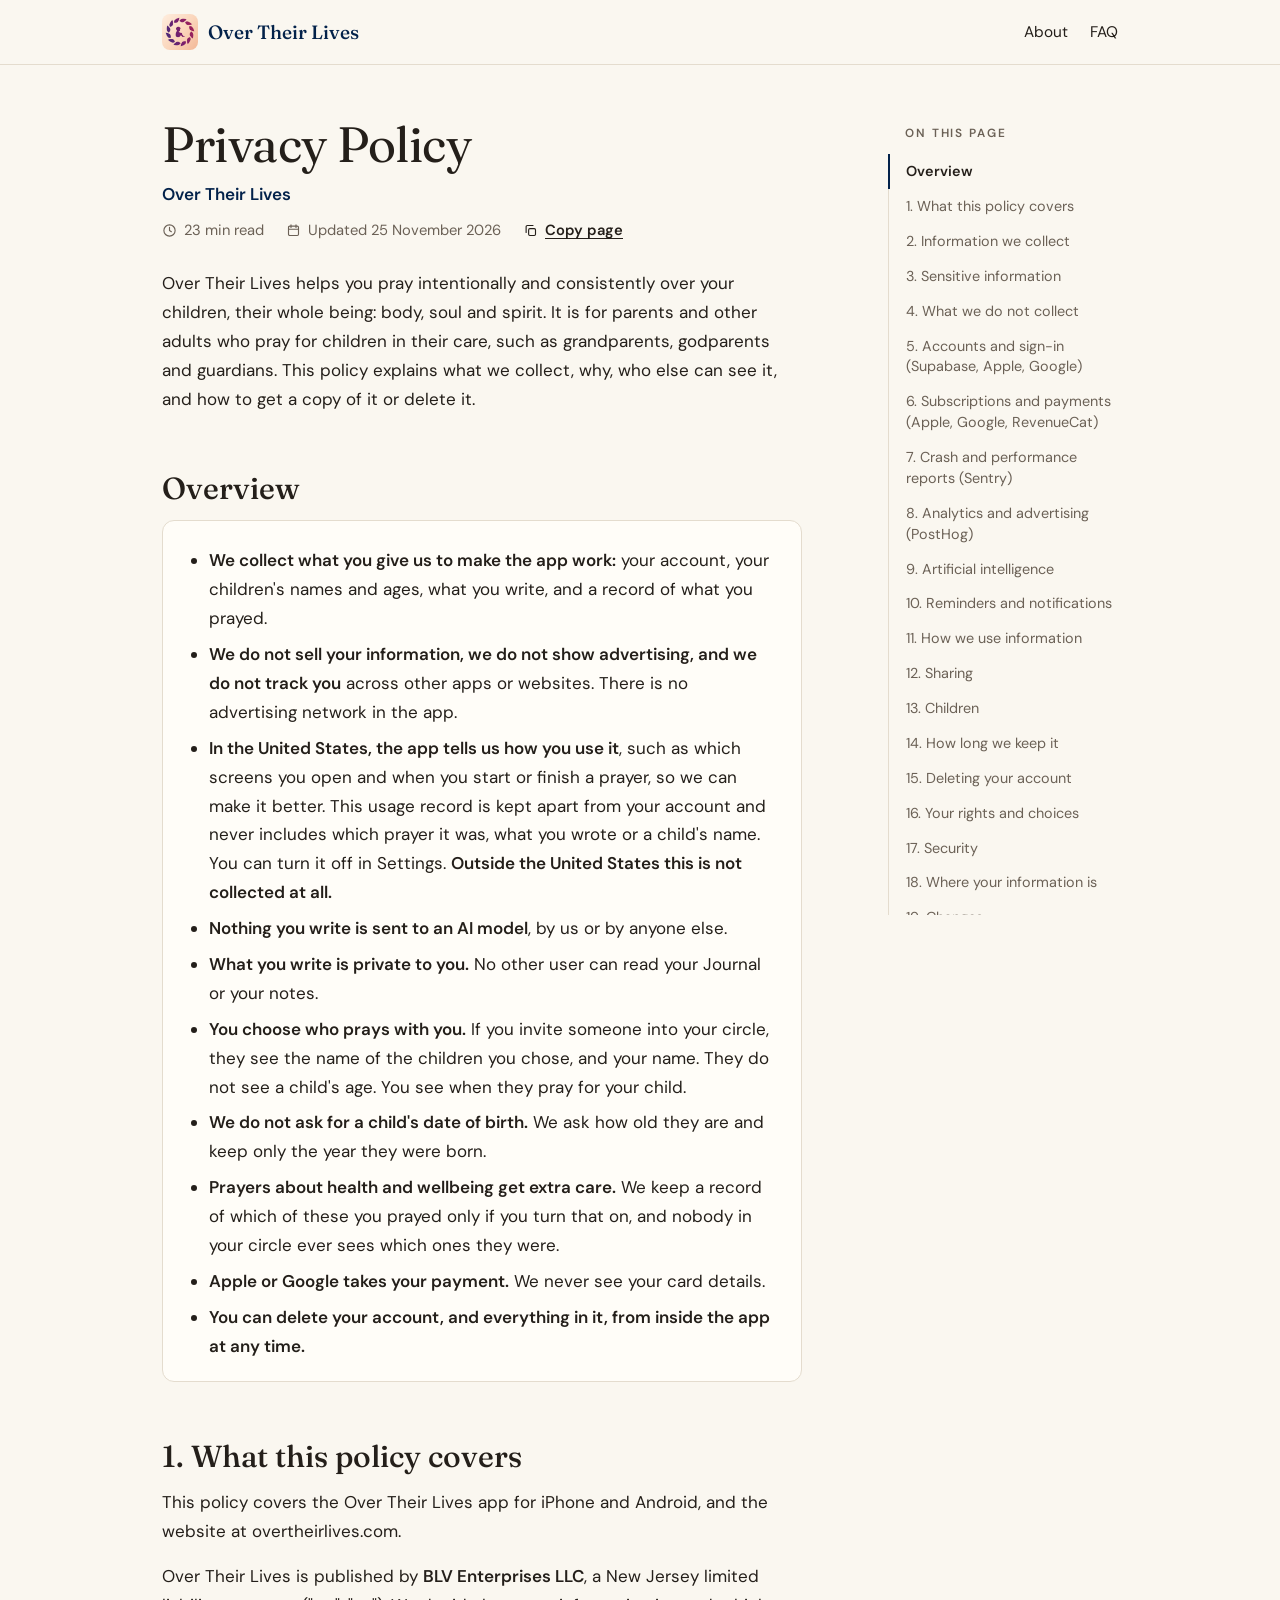
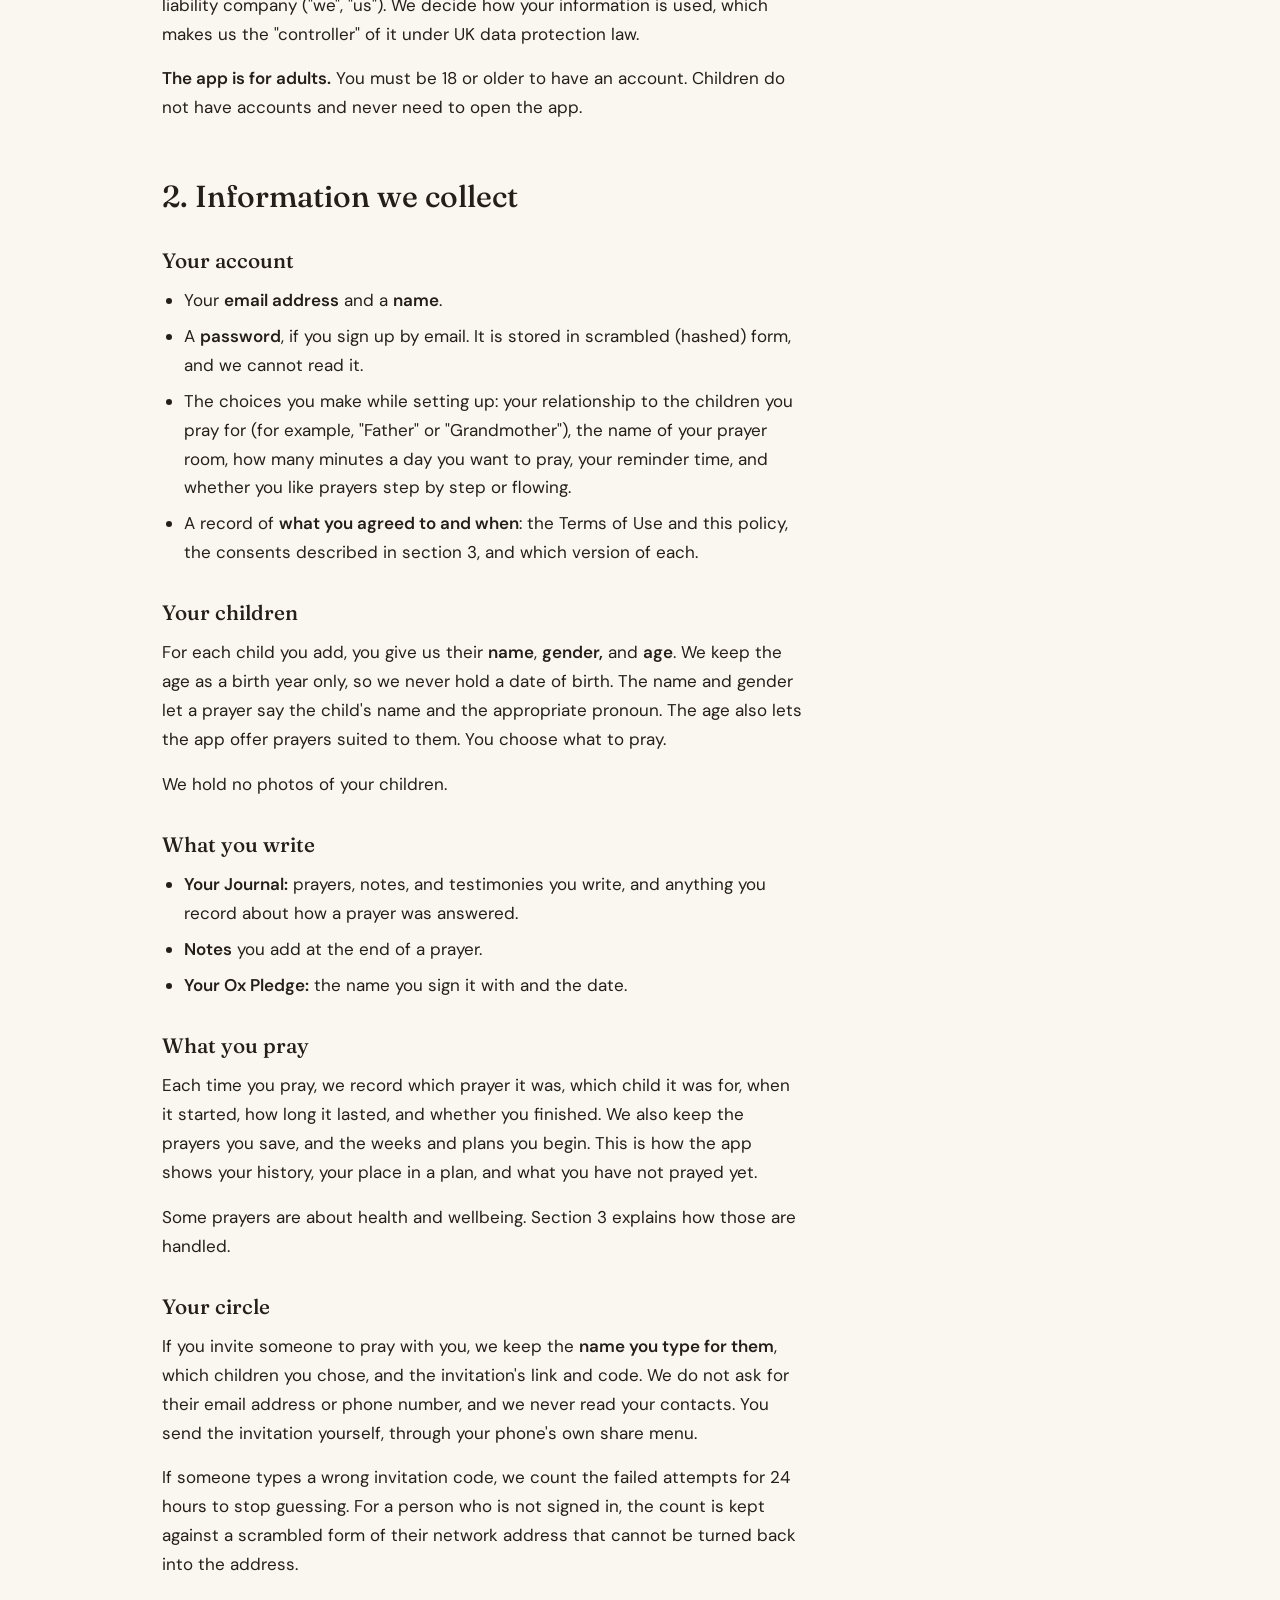
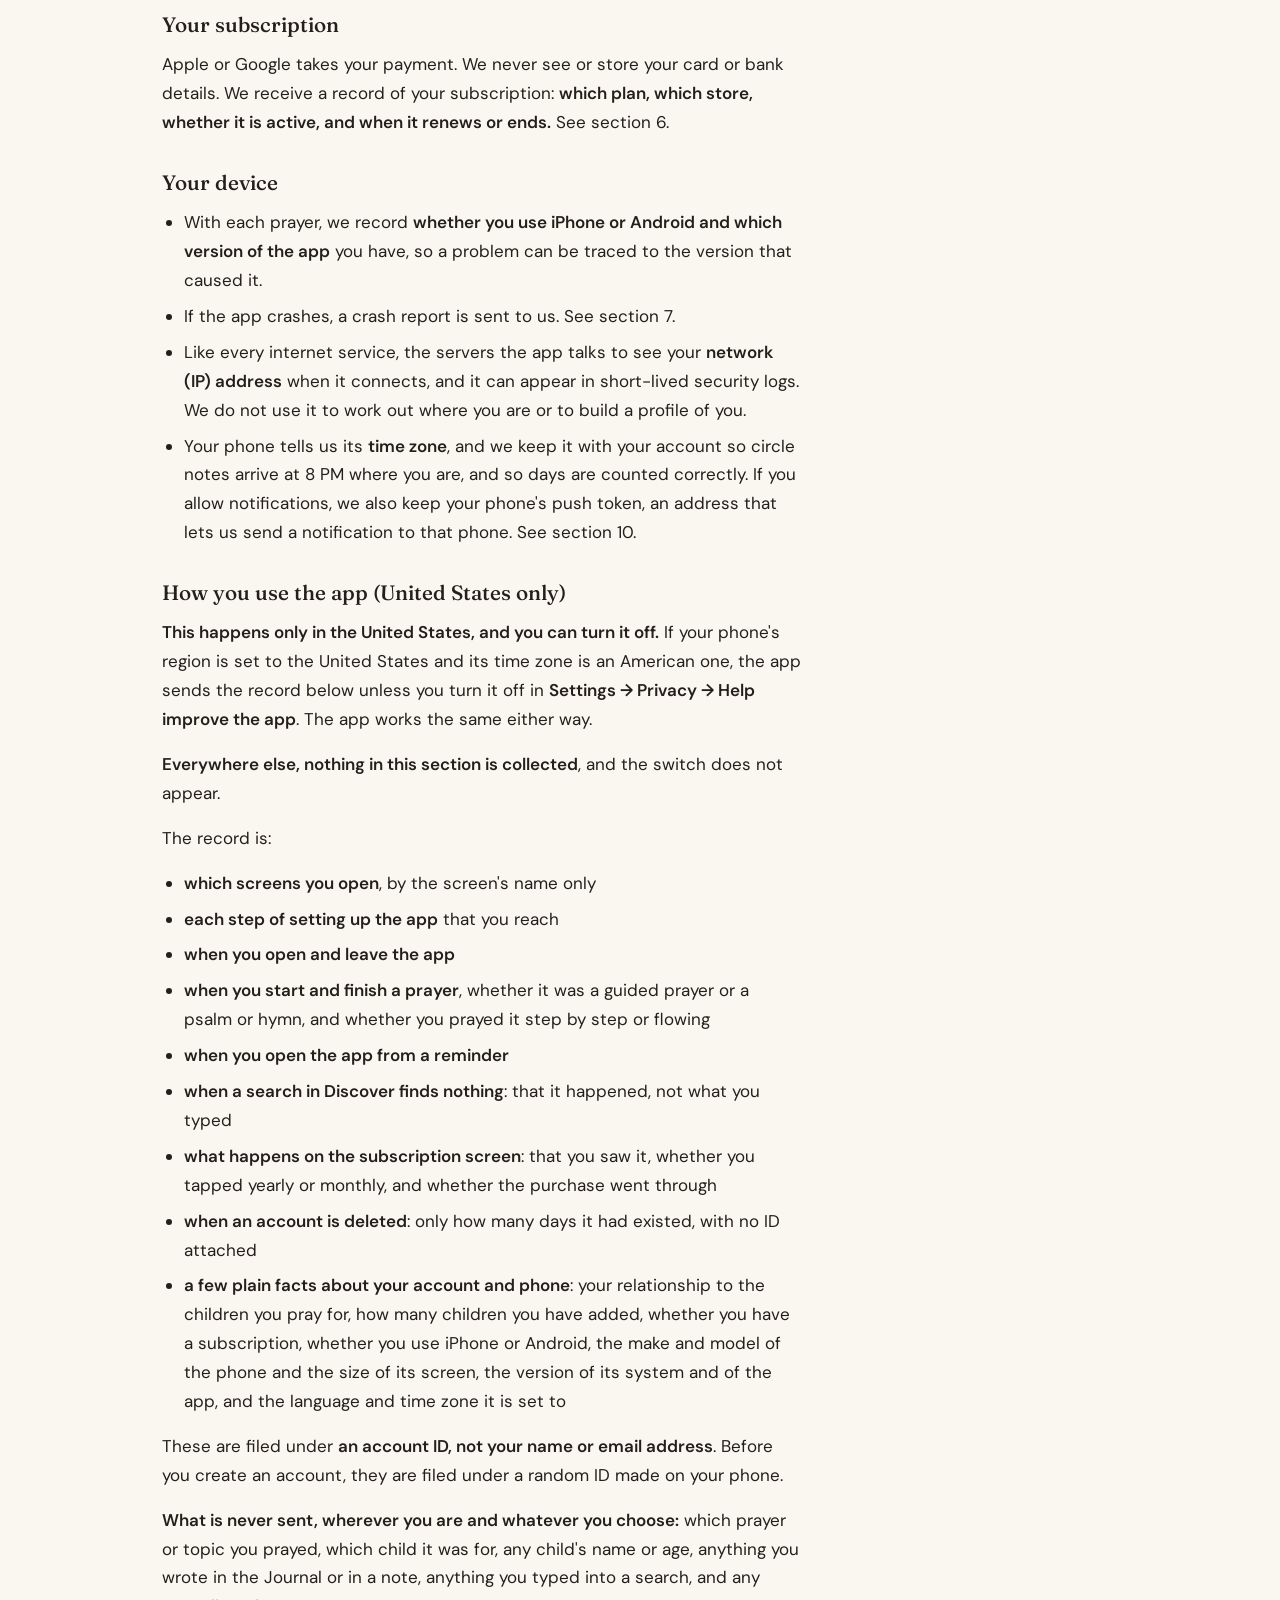
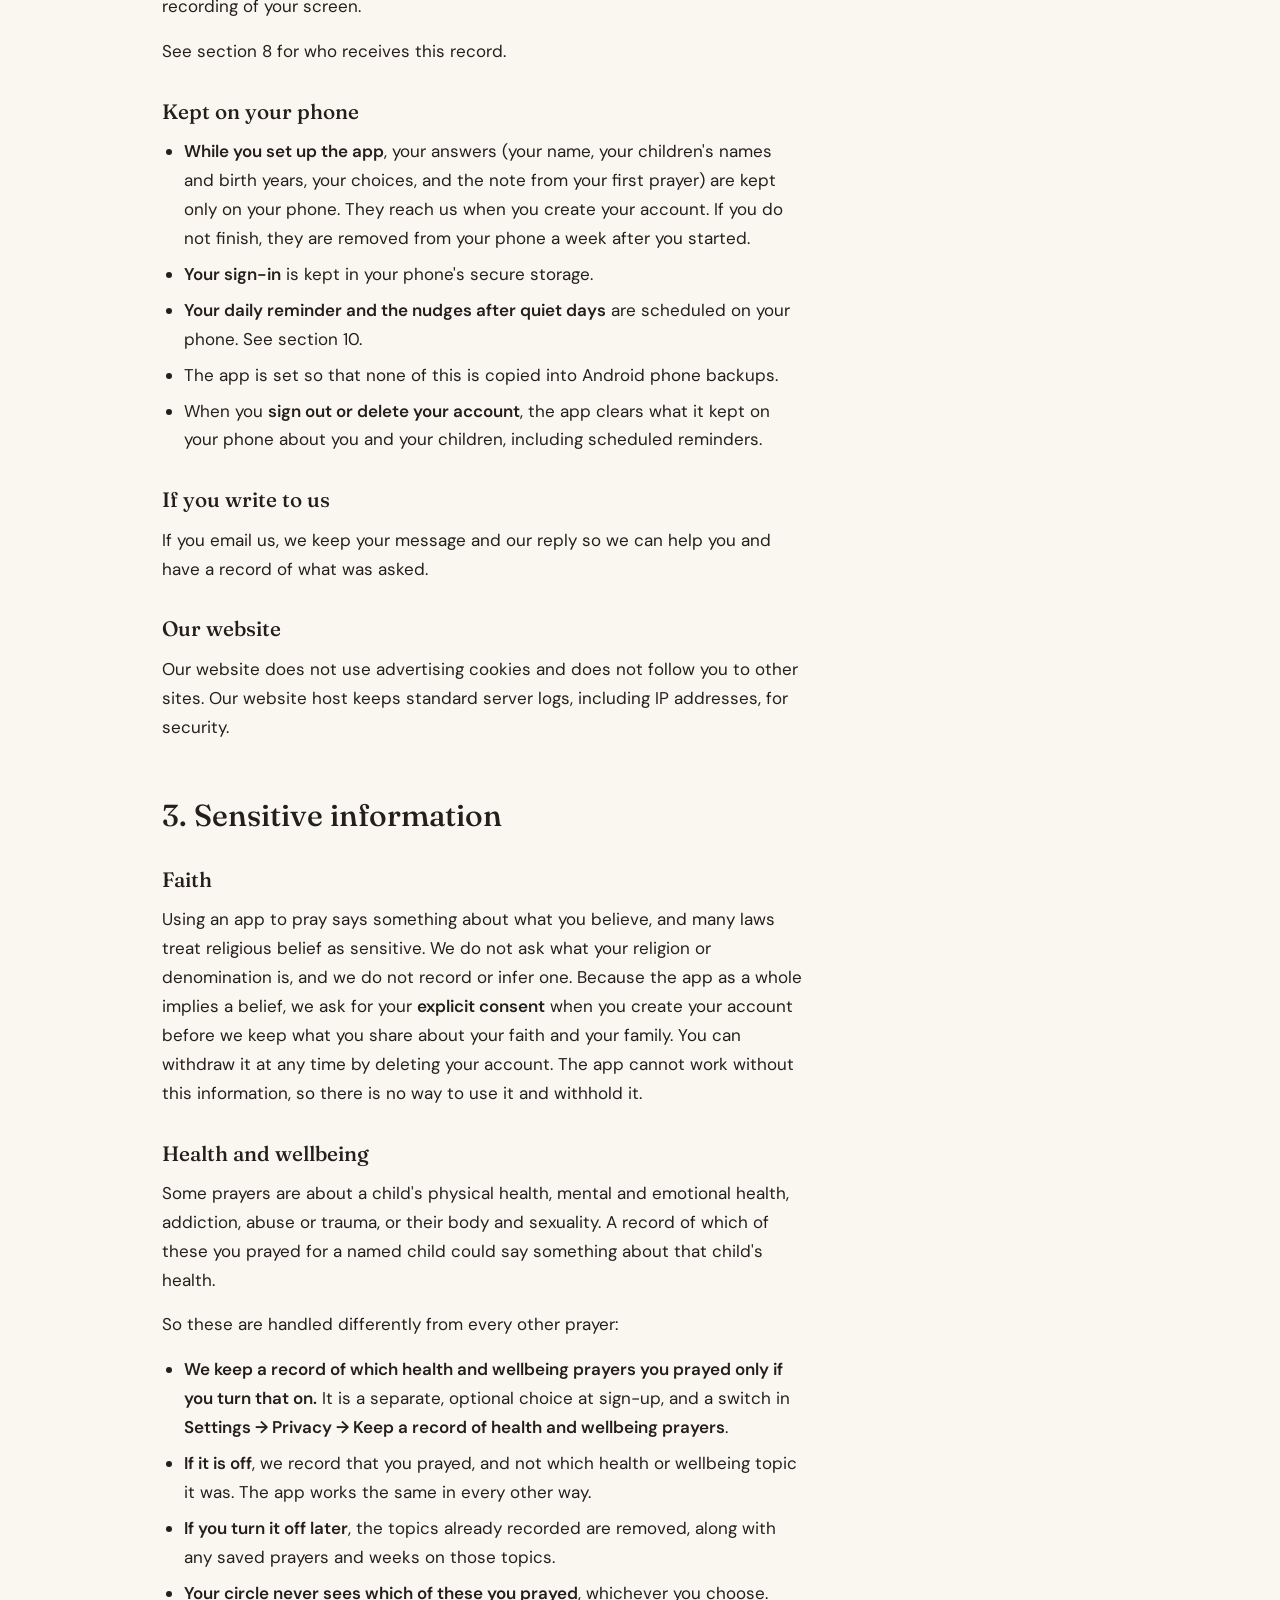
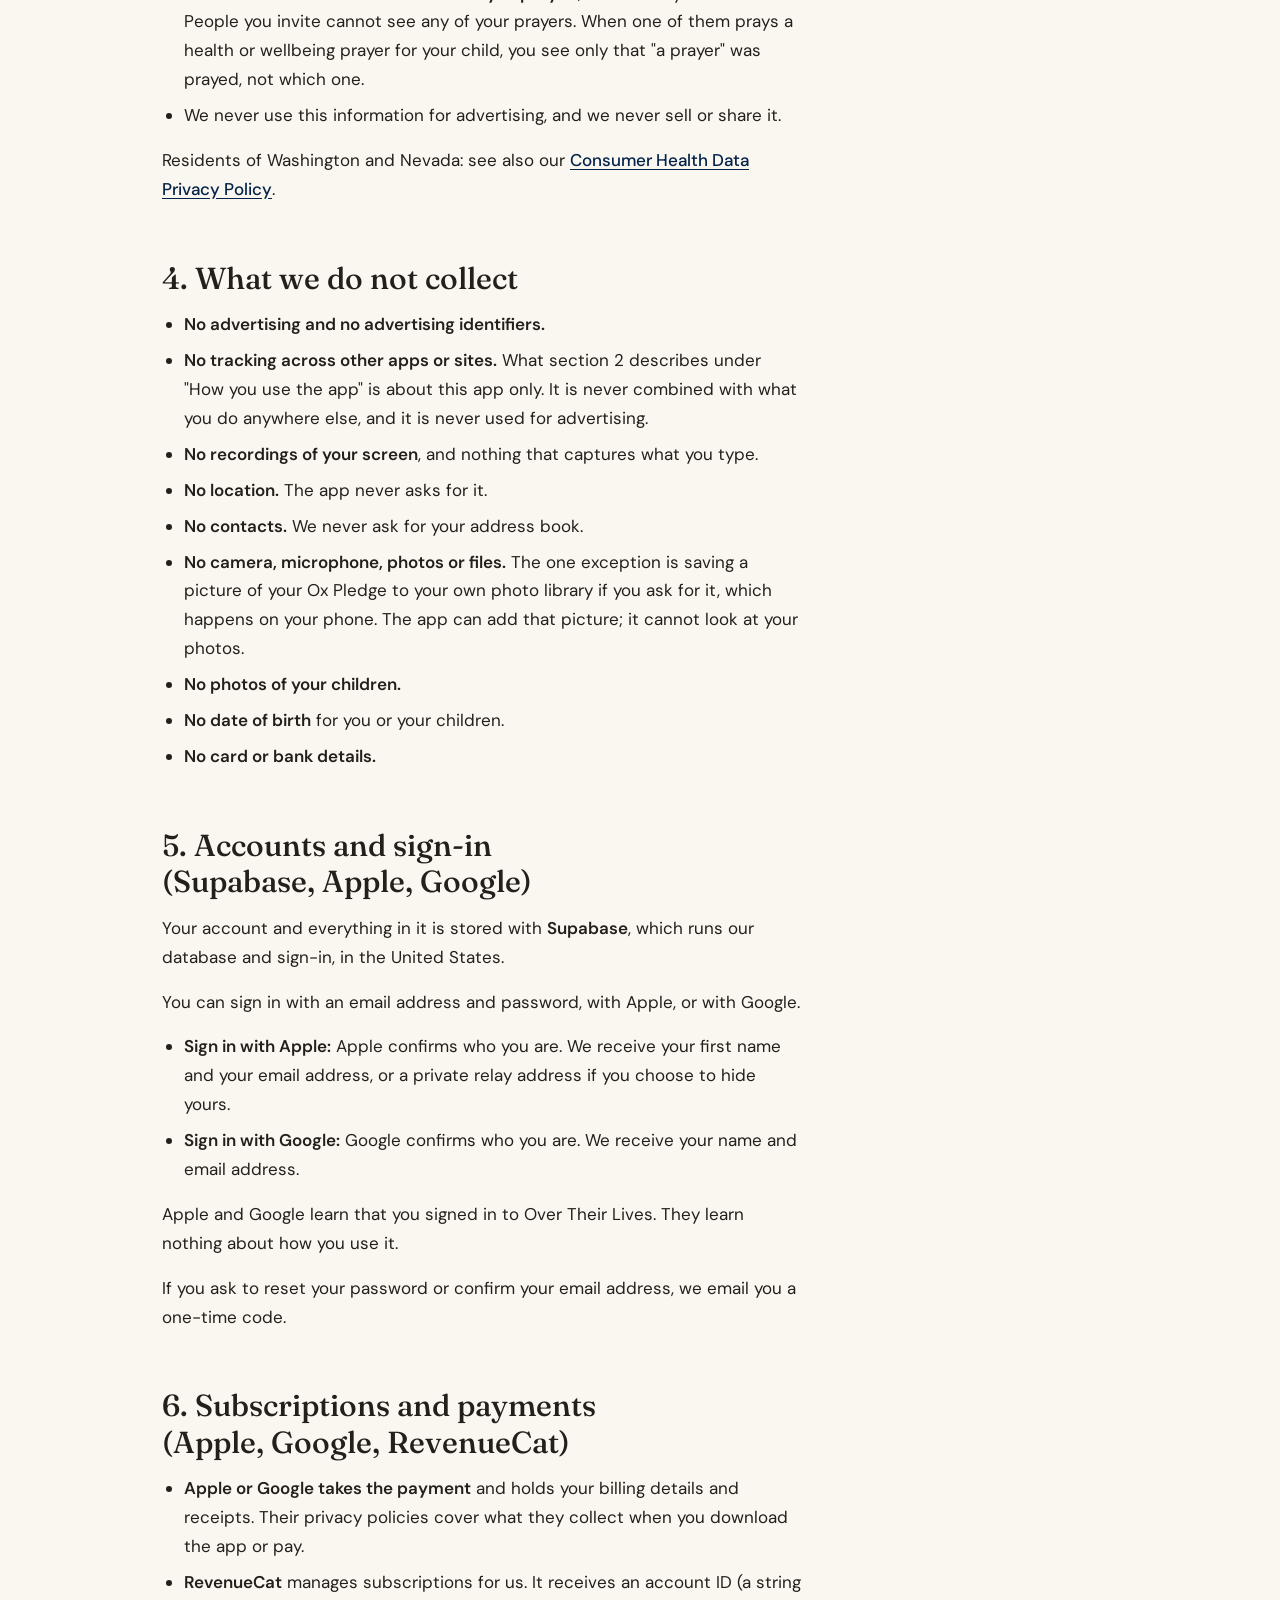
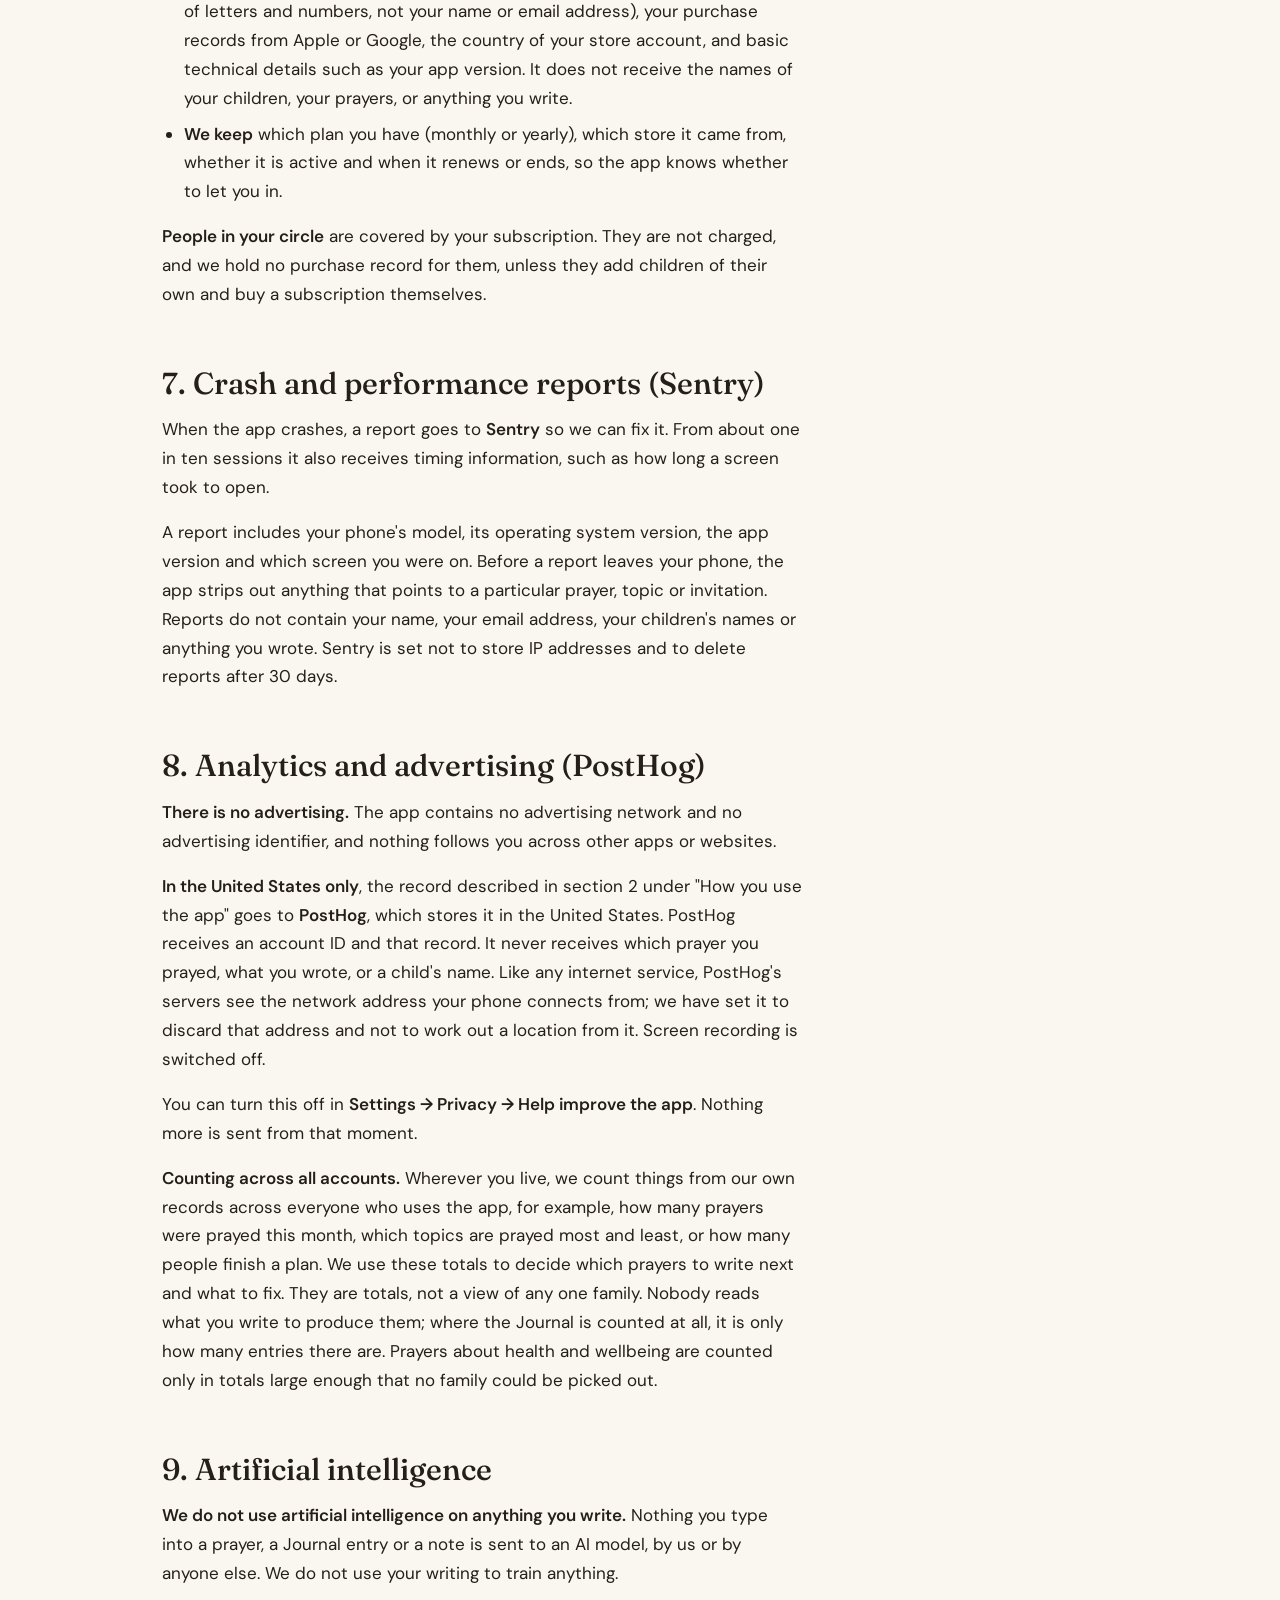
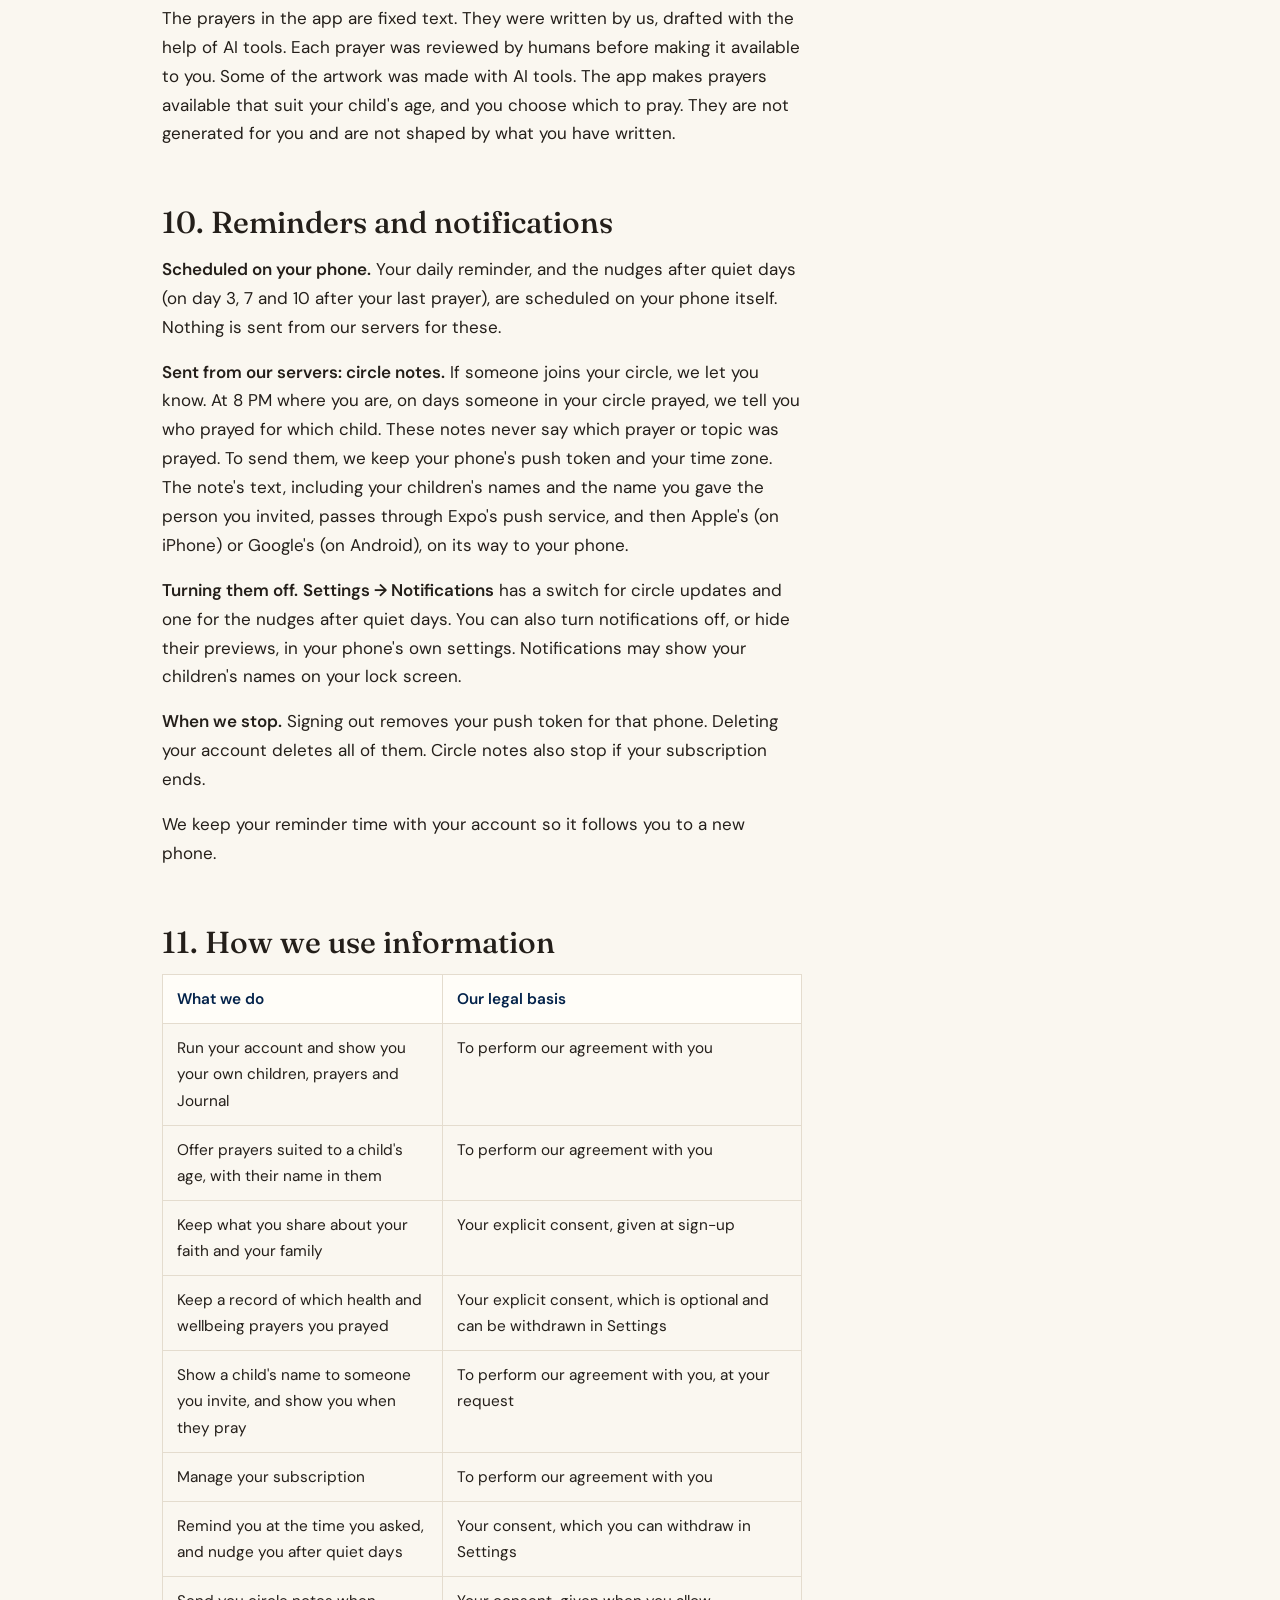
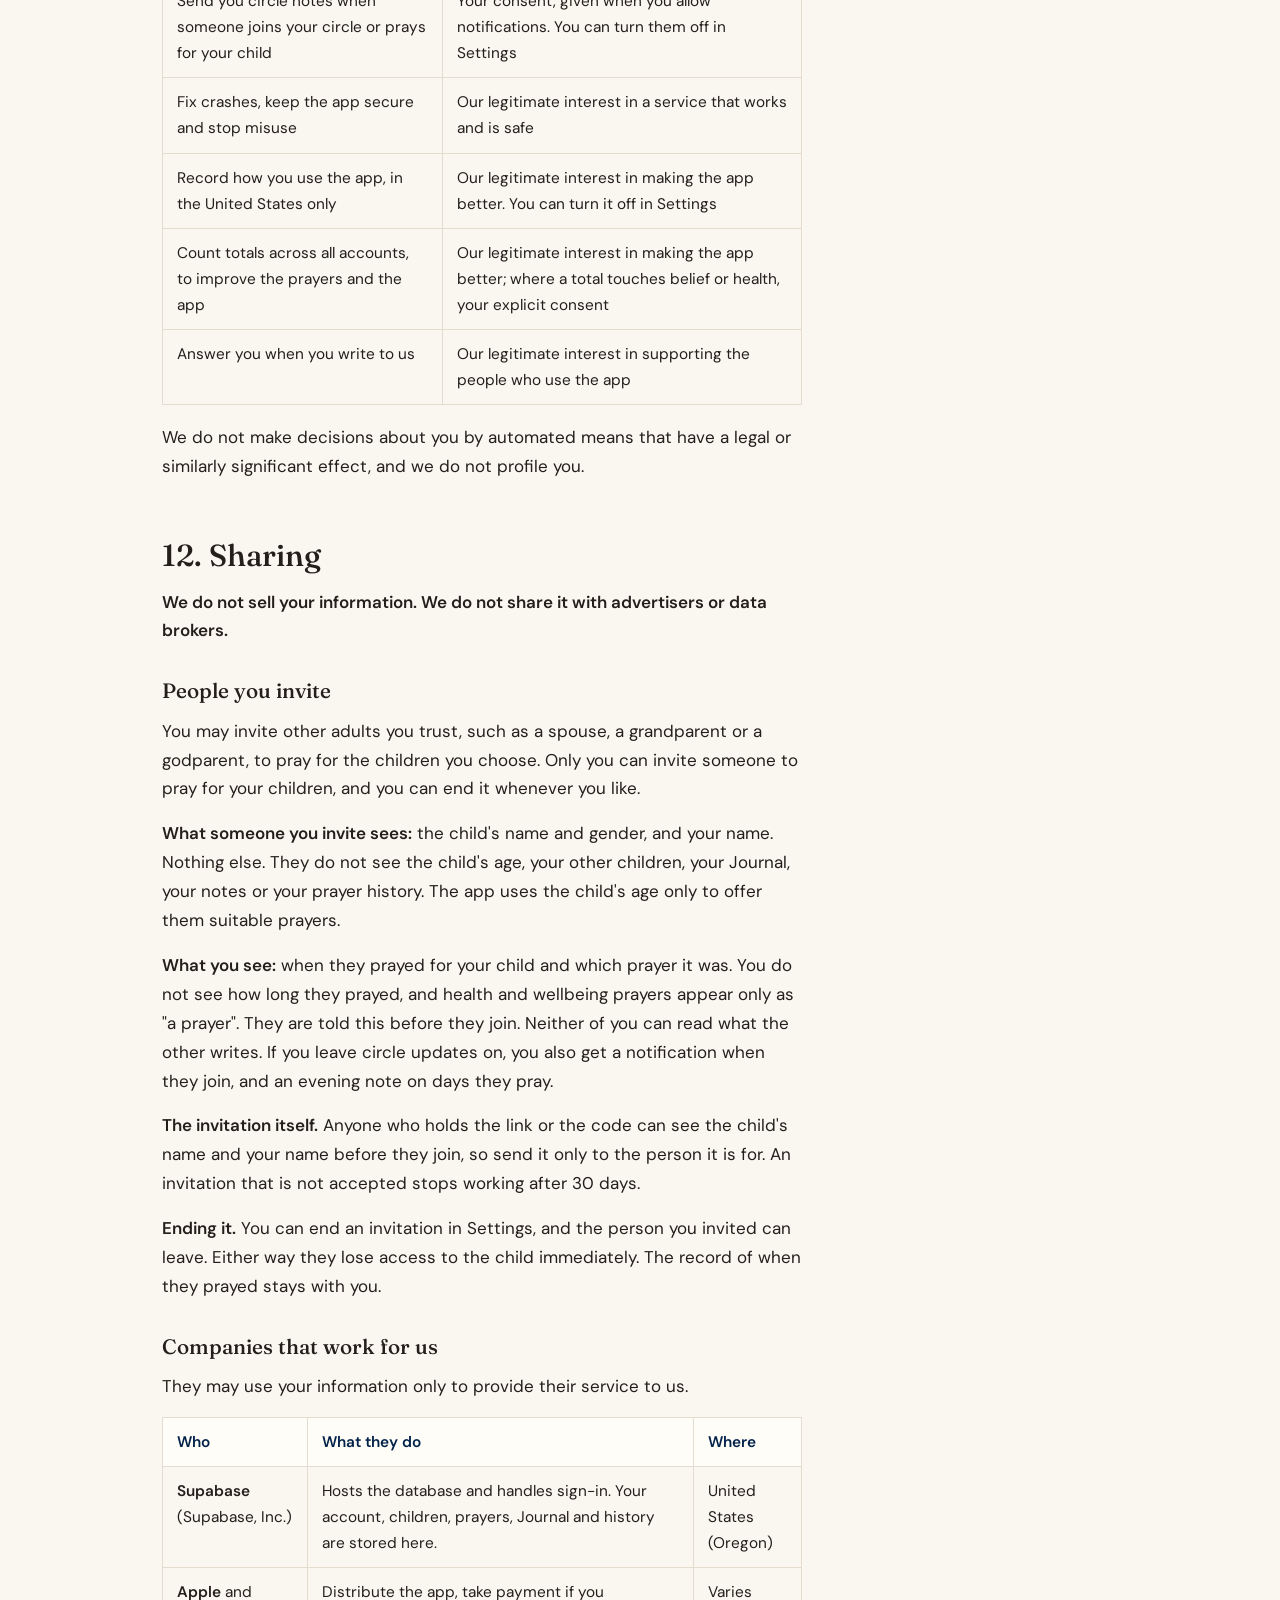
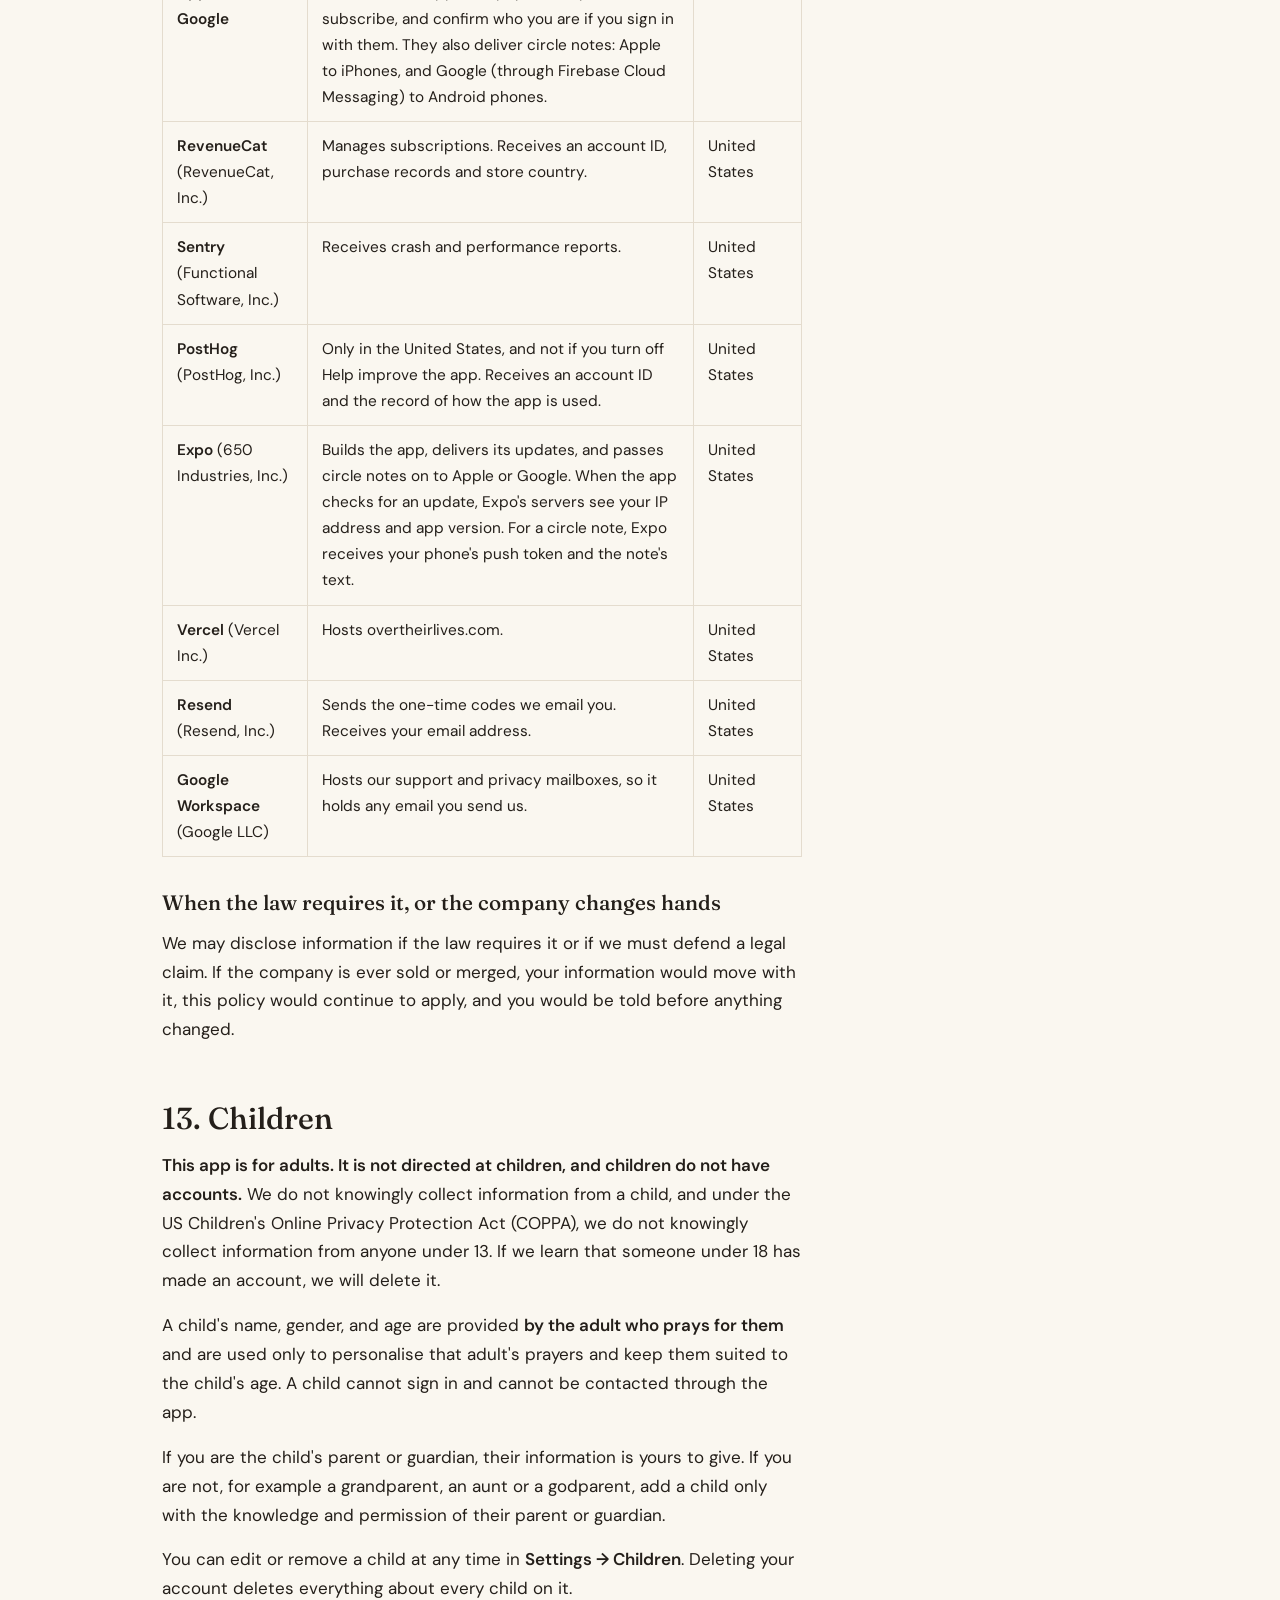
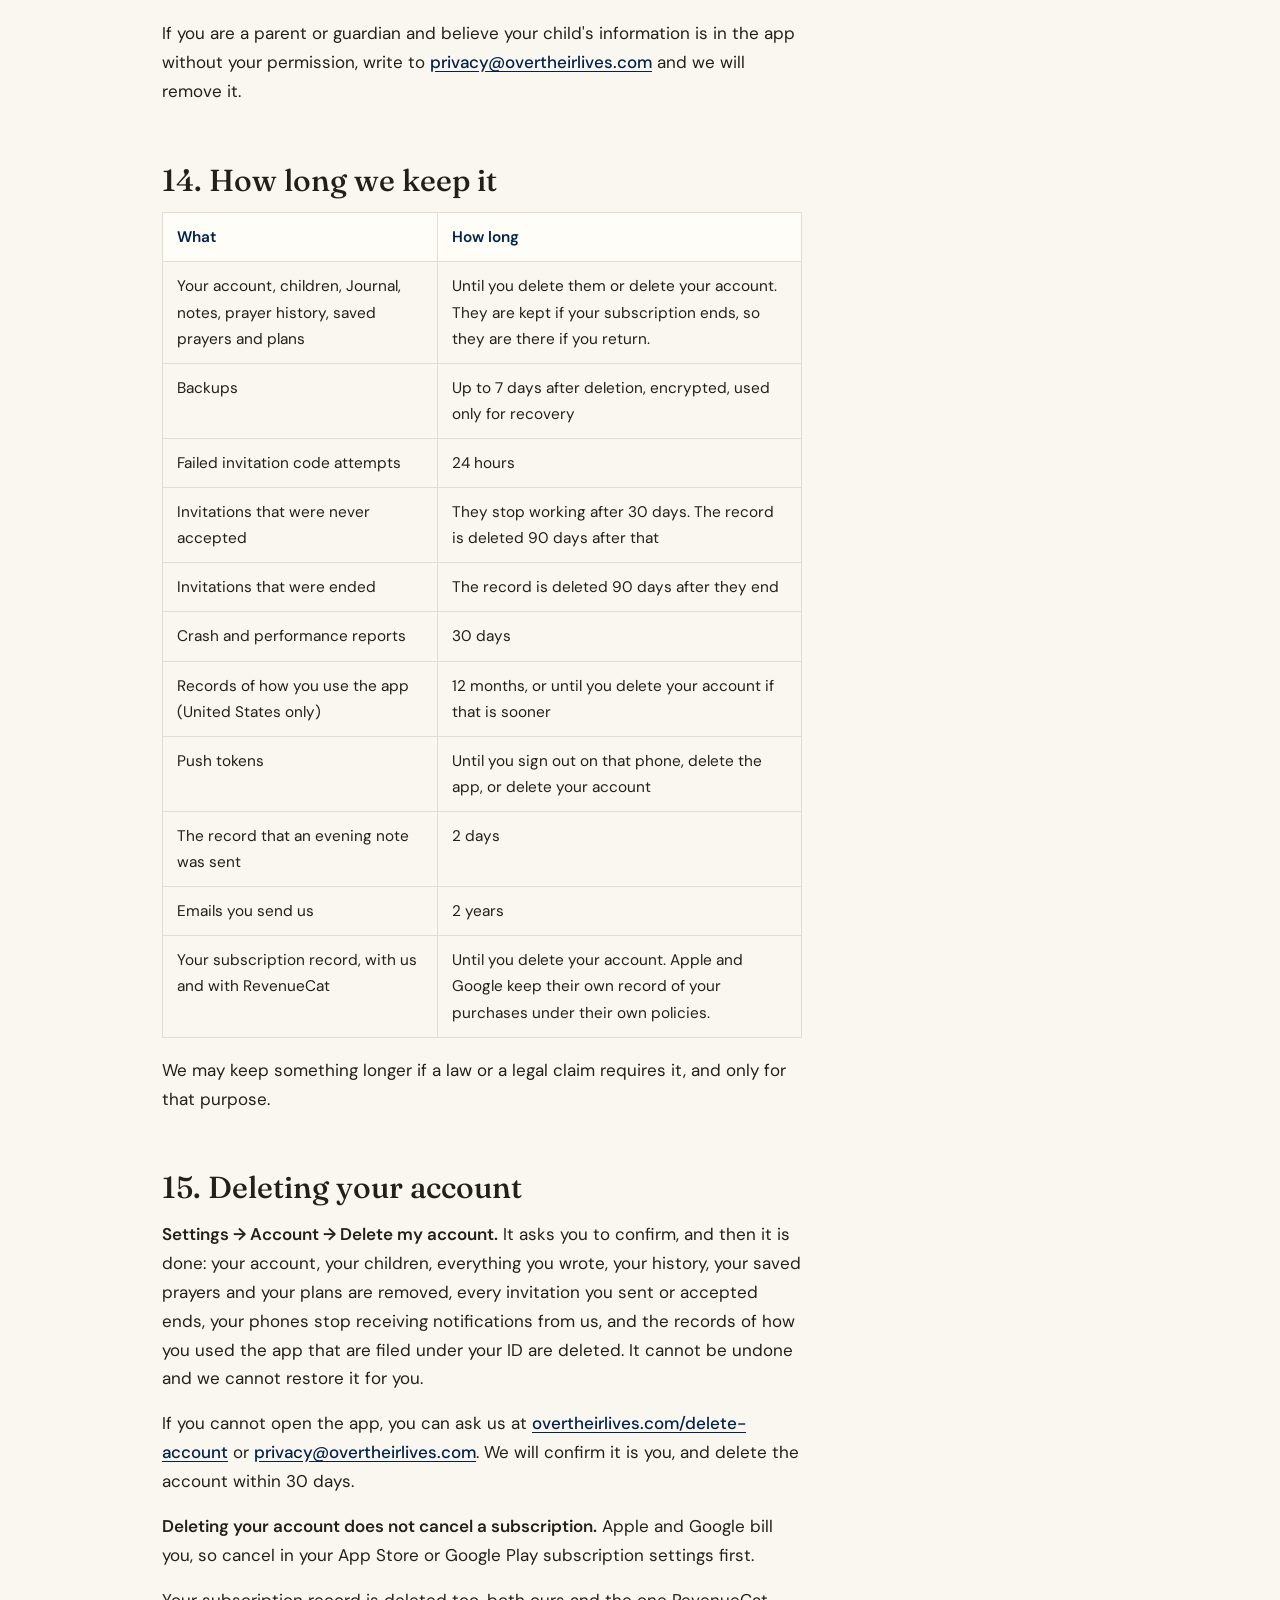
<file: privacy.html>
<!DOCTYPE html>
<html lang="en">
<head>
<meta charset="UTF-8" />
<meta name="viewport" content="width=device-width, initial-scale=1.0" />
<meta name="robots" content="index, follow" />

<title>Privacy Policy — Over Their Lives</title>
<link rel="canonical" href="https://overtheirlives.com/privacy" />
<meta name="description" content="Privacy Policy for the Over Their Lives app and website, published by BLV Enterprises LLC." />
<meta name="theme-color" content="#FAF7F0" />

<link rel="icon" href="/assets/favicon.png" type="image/png" />
<link rel="apple-touch-icon" href="/assets/apple-touch-icon.png" />

<link rel="preconnect" href="https://fonts.googleapis.com" />
<link rel="preconnect" href="https://fonts.gstatic.com" crossorigin />
<link href="https://fonts.googleapis.com/css2?family=Fraunces:opsz,wght@9..144,400;9..144,500&family=DM+Sans:ital,wght@0,400;0,500;0,600;1,400&display=swap" rel="stylesheet" />
<link rel="stylesheet" href="/assets/legal.css" />
</head>
<body>

<div class="topbar">
  <div class="wrap">
    <a class="brand-link" href="/"><img src="/assets/mark-256.png" alt="" /><span class="brand">Over Their Lives</span></a>
    <nav class="nav-links" aria-label="Primary">
      <a href="/about">About</a>
      <a href="/faq">FAQ</a>
    </nav>
  </div>
</div>

<main class="wrap">
 <div class="doc-grid">

  <div class="doc-head">
    <h1>Privacy Policy</h1>
    <p class="app">Over Their Lives</p>
    <p class="updated"><span><svg class="clock" viewBox="0 0 24 24" width="15" height="15" aria-hidden="true" fill="none" stroke="currentColor" stroke-width="1.8" stroke-linecap="round" stroke-linejoin="round"><circle cx="12" cy="12" r="9"/><path d="M12 7v5l3 2"/></svg>23 min read</span><span><svg viewBox="0 0 24 24" width="15" height="15" aria-hidden="true" fill="none" stroke="currentColor" stroke-width="1.8" stroke-linecap="round" stroke-linejoin="round"><rect x="4" y="5" width="16" height="15" rx="2"/><path d="M4 10h16M8 3v4M16 3v4"/></svg>Updated 25 November 2026</span><button class="copy-page" type="button" hidden><svg viewBox="0 0 24 24" width="15" height="15" aria-hidden="true" fill="none" stroke="currentColor" stroke-width="1.8" stroke-linecap="round" stroke-linejoin="round"><rect x="9" y="9" width="11" height="11" rx="2"/><path d="M5 15V6a2 2 0 0 1 2-2h9"/></svg>Copy page</button></p>
    <p class="intro">Over Their Lives helps you pray intentionally and consistently over your children, their whole being: body, soul and spirit. It is for parents and other adults who pray for children in their care, such as grandparents, godparents and guardians. This policy explains what we collect, why, who else can see it, and how to get a copy of it or delete it.</p>
  </div>

  <nav class="toc" aria-label="On this page">
    <details open id="toc">
      <summary>On this page</summary>
      <ol>
        <li><a href="#overview">Overview</a></li>
        <li><a href="#what-this-policy-covers">1. What this policy covers</a></li>
        <li><a href="#information-we-collect">2. Information we collect</a></li>
        <li><a href="#sensitive-information">3. Sensitive information</a></li>
        <li><a href="#what-we-do-not-collect">4. What we do not collect</a></li>
        <li><a href="#accounts-and-sign-in">5. Accounts and sign-in (Supabase, Apple, Google)</a></li>
        <li><a href="#subscriptions-and-payments">6. Subscriptions and payments (Apple, Google, RevenueCat)</a></li>
        <li><a href="#crash-and-performance-reports">7. Crash and performance reports (Sentry)</a></li>
        <li><a href="#analytics-and-advertising">8. Analytics and advertising (PostHog)</a></li>
        <li><a href="#artificial-intelligence">9. Artificial intelligence</a></li>
        <li><a href="#reminders-and-notifications">10. Reminders and notifications</a></li>
        <li><a href="#how-we-use-information">11. How we use information</a></li>
        <li><a href="#sharing">12. Sharing</a></li>
        <li><a href="#children">13. Children</a></li>
        <li><a href="#how-long-we-keep-it">14. How long we keep it</a></li>
        <li><a href="#deleting-your-account">15. Deleting your account</a></li>
        <li><a href="#your-rights-and-choices">16. Your rights and choices</a></li>
        <li><a href="#security">17. Security</a></li>
        <li><a href="#where-your-information-is">18. Where your information is</a></li>
        <li><a href="#changes">19. Changes</a></li>
        <li><a href="#contact">20. Contact</a></li>
      </ol>
    </details>
    <script>if (window.matchMedia && matchMedia('(max-width: 900px)').matches) document.getElementById('toc').open = false;</script>
  </nav>

  <div class="doc-body">

  <h2 class="sec" id="overview">Overview</h2>
  <div class="in-short">
    <ul>
      <li><strong>We collect what you give us to make the app work:</strong> your account, your children's names and ages, what you write, and a record of what you prayed.</li>
      <li><strong>We do not sell your information, we do not show advertising, and we do not track you</strong> across other apps or websites. There is no advertising network in the app.</li>
      <li><strong>In the United States, the app tells us how you use it</strong>, such as which screens you open and when you start or finish a prayer, so we can make it better. This usage record is kept apart from your account and never includes which prayer it was, what you wrote or a child's name. You can turn it off in Settings. <strong>Outside the United States this is not collected at all.</strong></li>
      <li><strong>Nothing you write is sent to an AI model</strong>, by us or by anyone else.</li>
      <li><strong>What you write is private to you.</strong> No other user can read your Journal or your notes.</li>
      <li><strong>You choose who prays with you.</strong> If you invite someone into your circle, they see the name of the children you chose, and your name. They do not see a child's age. You see when they pray for your child.</li>
      <li><strong>We do not ask for a child's date of birth.</strong> We ask how old they are and keep only the year they were born.</li>
      <li><strong>Prayers about health and wellbeing get extra care.</strong> We keep a record of which of these you prayed only if you turn that on, and nobody in your circle ever sees which ones they were.</li>
      <li><strong>Apple or Google takes your payment.</strong> We never see your card details.</li>
      <li><strong>You can delete your account, and everything in it, from inside the app at any time.</strong></li>
    </ul>
  </div>

  <h2 class="sec" id="what-this-policy-covers">1. What this policy covers</h2>
  <p>This policy covers the Over Their Lives app for iPhone and Android, and the website at overtheirlives.com.</p>
  <p>Over Their Lives is published by <strong>BLV Enterprises LLC</strong>, a New Jersey limited liability company ("we", "us"). We decide how your information is used, which makes us the "controller" of it under UK data protection law.</p>
  <p><strong>The app is for adults.</strong> You must be 18 or older to have an account. Children do not have accounts and never need to open the app.</p>

  <h2 class="sec" id="information-we-collect">2. Information we collect</h2>

  <h3 class="sub" id="your-account">Your account</h3>
  <ul>
    <li>Your <strong>email address</strong> and a <strong>name</strong>.</li>
    <li>A <strong>password</strong>, if you sign up by email. It is stored in scrambled (hashed) form, and we cannot read it.</li>
    <li>The choices you make while setting up: your relationship to the children you pray for (for example, "Father" or "Grandmother"), the name of your prayer room, how many minutes a day you want to pray, your reminder time, and whether you like prayers step by step or flowing.</li>
    <li>A record of <strong>what you agreed to and when</strong>: the Terms of Use and this policy, the consents described in section 3, and which version of each.</li>
  </ul>

  <h3 class="sub" id="your-children">Your children</h3>
  <p>For each child you add, you give us their <strong>name</strong>, <strong>gender,</strong> and <strong>age</strong>. We keep the age as a birth year only, so we never hold a date of birth. The name and gender let a prayer say the child's name and the appropriate pronoun. The age also lets the app offer prayers suited to them. You choose what to pray.</p>
  <p>We hold no photos of your children.</p>

  <h3 class="sub" id="what-you-write">What you write</h3>
  <ul>
    <li><strong>Your Journal:</strong> prayers, notes, and testimonies you write, and anything you record about how a prayer was answered.</li>
    <li><strong>Notes</strong> you add at the end of a prayer.</li>
    <li><strong>Your Ox Pledge:</strong> the name you sign it with and the date.</li>
  </ul>

  <h3 class="sub" id="what-you-pray">What you pray</h3>
  <p>Each time you pray, we record which prayer it was, which child it was for, when it started, how long it lasted, and whether you finished. We also keep the prayers you save, and the weeks and plans you begin. This is how the app shows your history, your place in a plan, and what you have not prayed yet.</p>
  <p>Some prayers are about health and wellbeing. Section 3 explains how those are handled.</p>

  <h3 class="sub" id="your-circle">Your circle</h3>
  <p>If you invite someone to pray with you, we keep the <strong>name you type for them</strong>, which children you chose, and the invitation's link and code. We do not ask for their email address or phone number, and we never read your contacts. You send the invitation yourself, through your phone's own share menu.</p>
  <p>If someone types a wrong invitation code, we count the failed attempts for 24 hours to stop guessing. For a person who is not signed in, the count is kept against a scrambled form of their network address that cannot be turned back into the address.</p>

  <h3 class="sub" id="your-subscription">Your subscription</h3>
  <p>Apple or Google takes your payment. We never see or store your card or bank details. We receive a record of your subscription: <strong>which plan, which store, whether it is active, and when it renews or ends.</strong> See section 6.</p>

  <h3 class="sub" id="your-device">Your device</h3>
  <ul>
    <li>With each prayer, we record <strong>whether you use iPhone or Android and which version of the app</strong> you have, so a problem can be traced to the version that caused it.</li>
    <li>If the app crashes, a crash report is sent to us. See section 7.</li>
    <li>Like every internet service, the servers the app talks to see your <strong>network (IP) address</strong> when it connects, and it can appear in short-lived security logs. We do not use it to work out where you are or to build a profile of you.</li>
    <li>Your phone tells us its <strong>time zone</strong>, and we keep it with your account so circle notes arrive at 8 PM where you are, and so days are counted correctly. If you allow notifications, we also keep your phone's push token, an address that lets us send a notification to that phone. See section 10.</li>
  </ul>

  <h3 class="sub" id="how-you-use-the-app">How you use the app (United States only)</h3>
  <p><strong>This happens only in the United States, and you can turn it off.</strong> If your phone's region is set to the United States and its time zone is an American one, the app sends the record below unless you turn it off in <strong>Settings → Privacy → Help improve the app</strong>. The app works the same either way.</p>
  <p><strong>Everywhere else, nothing in this section is collected</strong>, and the switch does not appear.</p>
  <p>The record is:</p>
  <ul>
    <li><strong>which screens you open</strong>, by the screen's name only</li>
    <li><strong>each step of setting up the app</strong> that you reach</li>
    <li><strong>when you open and leave the app</strong></li>
    <li><strong>when you start and finish a prayer</strong>, whether it was a guided prayer or a psalm or hymn, and whether you prayed it step by step or flowing</li>
    <li><strong>when you open the app from a reminder</strong></li>
    <li><strong>when a search in Discover finds nothing</strong>: that it happened, not what you typed</li>
    <li><strong>what happens on the subscription screen</strong>: that you saw it, whether you tapped yearly or monthly, and whether the purchase went through</li>
    <li><strong>when an account is deleted</strong>: only how many days it had existed, with no ID attached</li>
    <li><strong>a few plain facts about your account and phone</strong>: your relationship to the children you pray for, how many children you have added, whether you have a subscription, whether you use iPhone or Android, the make and model of the phone and the size of its screen, the version of its system and of the app, and the language and time zone it is set to</li>
  </ul>
  <p>These are filed under <strong>an account ID, not your name or email address</strong>. Before you create an account, they are filed under a random ID made on your phone.</p>
  <p><strong>What is never sent, wherever you are and whatever you choose:</strong> which prayer or topic you prayed, which child it was for, any child's name or age, anything you wrote in the Journal or in a note, anything you typed into a search, and any recording of your screen.</p>
  <p>See section 8 for who receives this record.</p>

  <h3 class="sub" id="kept-on-your-phone">Kept on your phone</h3>
  <ul>
    <li><strong>While you set up the app</strong>, your answers (your name, your children's names and birth years, your choices, and the note from your first prayer) are kept only on your phone. They reach us when you create your account. If you do not finish, they are removed from your phone a week after you started.</li>
    <li><strong>Your sign-in</strong> is kept in your phone's secure storage.</li>
    <li><strong>Your daily reminder and the nudges after quiet days</strong> are scheduled on your phone. See section 10.</li>
    <li>The app is set so that none of this is copied into Android phone backups.</li>
    <li>When you <strong>sign out or delete your account</strong>, the app clears what it kept on your phone about you and your children, including scheduled reminders.</li>
  </ul>

  <h3 class="sub" id="if-you-write-to-us">If you write to us</h3>
  <p>If you email us, we keep your message and our reply so we can help you and have a record of what was asked.</p>

  <h3 class="sub" id="our-website">Our website</h3>
  <p>Our website does not use advertising cookies and does not follow you to other sites. Our website host keeps standard server logs, including IP addresses, for security.</p>

  <h2 class="sec" id="sensitive-information">3. Sensitive information</h2>

  <h3 class="sub" id="faith">Faith</h3>
  <p>Using an app to pray says something about what you believe, and many laws treat religious belief as sensitive. We do not ask what your religion or denomination is, and we do not record or infer one. Because the app as a whole implies a belief, we ask for your <strong>explicit consent</strong> when you create your account before we keep what you share about your faith and your family. You can withdraw it at any time by deleting your account. The app cannot work without this information, so there is no way to use it and withhold it.</p>

  <h3 class="sub" id="health-and-wellbeing">Health and wellbeing</h3>
  <p>Some prayers are about a child's physical health, mental and emotional health, addiction, abuse or trauma, or their body and sexuality. A record of which of these you prayed for a named child could say something about that child's health.</p>
  <p>So these are handled differently from every other prayer:</p>
  <ul>
    <li><strong>We keep a record of which health and wellbeing prayers you prayed only if you turn that on.</strong> It is a separate, optional choice at sign-up, and a switch in <strong>Settings → Privacy → Keep a record of health and wellbeing prayers</strong>.</li>
    <li><strong>If it is off</strong>, we record that you prayed, and not which health or wellbeing topic it was. The app works the same in every other way.</li>
    <li><strong>If you turn it off later</strong>, the topics already recorded are removed, along with any saved prayers and weeks on those topics.</li>
    <li><strong>Your circle never sees which of these you prayed</strong>, whichever you choose. People you invite cannot see any of your prayers. When one of them prays a health or wellbeing prayer for your child, you see only that "a prayer" was prayed, not which one.</li>
    <li>We never use this information for advertising, and we never sell or share it.</li>
  </ul>
  <p>Residents of Washington and Nevada: see also our <a href="/health-privacy">Consumer Health Data Privacy Policy</a>.</p>

  <h2 class="sec" id="what-we-do-not-collect">4. What we do not collect</h2>
  <ul>
    <li><strong>No advertising and no advertising identifiers.</strong></li>
    <li><strong>No tracking across other apps or sites.</strong> What section 2 describes under "How you use the app" is about this app only. It is never combined with what you do anywhere else, and it is never used for advertising.</li>
    <li><strong>No recordings of your screen</strong>, and nothing that captures what you type.</li>
    <li><strong>No location.</strong> The app never asks for it.</li>
    <li><strong>No contacts.</strong> We never ask for your address book.</li>
    <li><strong>No camera, microphone, photos or files.</strong> The one exception is saving a picture of your Ox Pledge to your own photo library if you ask for it, which happens on your phone. The app can add that picture; it cannot look at your photos.</li>
    <li><strong>No photos of your children.</strong></li>
    <li><strong>No date of birth</strong> for you or your children.</li>
    <li><strong>No card or bank details.</strong></li>
  </ul>

  <h2 class="sec" id="accounts-and-sign-in">5. Accounts and sign-in (Supabase, Apple, Google)</h2>
  <p>Your account and everything in it is stored with <strong>Supabase</strong>, which runs our database and sign-in, in the United States.</p>
  <p>You can sign in with an email address and password, with Apple, or with Google.</p>
  <ul>
    <li><strong>Sign in with Apple:</strong> Apple confirms who you are. We receive your first name and your email address, or a private relay address if you choose to hide yours.</li>
    <li><strong>Sign in with Google:</strong> Google confirms who you are. We receive your name and email address.</li>
  </ul>
  <p>Apple and Google learn that you signed in to Over Their Lives. They learn nothing about how you use it.</p>
  <p>If you ask to reset your password or confirm your email address, we email you a one-time code.</p>

  <h2 class="sec" id="subscriptions-and-payments">6. Subscriptions and payments (Apple, Google, RevenueCat)</h2>
  <ul>
    <li><strong>Apple or Google takes the payment</strong> and holds your billing details and receipts. Their privacy policies cover what they collect when you download the app or pay.</li>
    <li><strong>RevenueCat</strong> manages subscriptions for us. It receives an account ID (a string of letters and numbers, not your name or email address), your purchase records from Apple or Google, the country of your store account, and basic technical details such as your app version. It does not receive the names of your children, your prayers, or anything you write.</li>
    <li><strong>We keep</strong> which plan you have (monthly or yearly), which store it came from, whether it is active and when it renews or ends, so the app knows whether to let you in.</li>
  </ul>
  <p><strong>People in your circle</strong> are covered by your subscription. They are not charged, and we hold no purchase record for them, unless they add children of their own and buy a subscription themselves.</p>

  <h2 class="sec" id="crash-and-performance-reports">7. Crash and performance reports (Sentry)</h2>
  <p>When the app crashes, a report goes to <strong>Sentry</strong> so we can fix it. From about one in ten sessions it also receives timing information, such as how long a screen took to open.</p>
  <p>A report includes your phone's model, its operating system version, the app version and which screen you were on. Before a report leaves your phone, the app strips out anything that points to a particular prayer, topic or invitation. Reports do not contain your name, your email address, your children's names or anything you wrote. Sentry is set not to store IP addresses and to delete reports after 30 days.</p>

  <h2 class="sec" id="analytics-and-advertising">8. Analytics and advertising (PostHog)</h2>
  <p><strong>There is no advertising.</strong> The app contains no advertising network and no advertising identifier, and nothing follows you across other apps or websites.</p>
  <p><strong>In the United States only</strong>, the record described in section 2 under "How you use the app" goes to <strong>PostHog</strong>, which stores it in the United States. PostHog receives an account ID and that record. It never receives which prayer you prayed, what you wrote, or a child's name. Like any internet service, PostHog's servers see the network address your phone connects from; we have set it to discard that address and not to work out a location from it. Screen recording is switched off.</p>
  <p>You can turn this off in <strong>Settings → Privacy → Help improve the app</strong>. Nothing more is sent from that moment.</p>
  <p><strong>Counting across all accounts.</strong> Wherever you live, we count things from our own records across everyone who uses the app, for example, how many prayers were prayed this month, which topics are prayed most and least, or how many people finish a plan. We use these totals to decide which prayers to write next and what to fix. They are totals, not a view of any one family. Nobody reads what you write to produce them; where the Journal is counted at all, it is only how many entries there are. Prayers about health and wellbeing are counted only in totals large enough that no family could be picked out.</p>

  <h2 class="sec" id="artificial-intelligence">9. Artificial intelligence</h2>
  <p><strong>We do not use artificial intelligence on anything you write.</strong> Nothing you type into a prayer, a Journal entry or a note is sent to an AI model, by us or by anyone else. We do not use your writing to train anything.</p>
  <p>The prayers in the app are fixed text. They were written by us, drafted with the help of AI tools. Each prayer was reviewed by humans before making it available to you. Some of the artwork was made with AI tools. The app makes prayers available that suit your child's age, and you choose which to pray. They are not generated for you and are not shaped by what you have written.</p>

  <h2 class="sec" id="reminders-and-notifications">10. Reminders and notifications</h2>
  <p><strong>Scheduled on your phone.</strong> Your daily reminder, and the nudges after quiet days (on day 3, 7 and 10 after your last prayer), are scheduled on your phone itself. Nothing is sent from our servers for these.</p>
  <p><strong>Sent from our servers: circle notes.</strong> If someone joins your circle, we let you know. At 8 PM where you are, on days someone in your circle prayed, we tell you who prayed for which child. These notes never say which prayer or topic was prayed. To send them, we keep your phone's push token and your time zone. The note's text, including your children's names and the name you gave the person you invited, passes through Expo's push service, and then Apple's (on iPhone) or Google's (on Android), on its way to your phone.</p>
  <p><strong>Turning them off.</strong> <strong>Settings → Notifications</strong> has a switch for circle updates and one for the nudges after quiet days. You can also turn notifications off, or hide their previews, in your phone's own settings. Notifications may show your children's names on your lock screen.</p>
  <p><strong>When we stop.</strong> Signing out removes your push token for that phone. Deleting your account deletes all of them. Circle notes also stop if your subscription ends.</p>
  <p>We keep your reminder time with your account so it follows you to a new phone.</p>

  <h2 class="sec" id="how-we-use-information">11. How we use information</h2>
  <div class="table-wrap">
    <table>
      <thead><tr><th scope="col">What we do</th><th scope="col">Our legal basis</th></tr></thead>
      <tbody>
        <tr><td data-label="What we do">Run your account and show you your own children, prayers and Journal</td><td data-label="Our legal basis">To perform our agreement with you</td></tr>
        <tr><td data-label="What we do">Offer prayers suited to a child's age, with their name in them</td><td data-label="Our legal basis">To perform our agreement with you</td></tr>
        <tr><td data-label="What we do">Keep what you share about your faith and your family</td><td data-label="Our legal basis">Your explicit consent, given at sign-up</td></tr>
        <tr><td data-label="What we do">Keep a record of which health and wellbeing prayers you prayed</td><td data-label="Our legal basis">Your explicit consent, which is optional and can be withdrawn in Settings</td></tr>
        <tr><td data-label="What we do">Show a child's name to someone you invite, and show you when they pray</td><td data-label="Our legal basis">To perform our agreement with you, at your request</td></tr>
        <tr><td data-label="What we do">Manage your subscription</td><td data-label="Our legal basis">To perform our agreement with you</td></tr>
        <tr><td data-label="What we do">Remind you at the time you asked, and nudge you after quiet days</td><td data-label="Our legal basis">Your consent, which you can withdraw in Settings</td></tr>
        <tr><td data-label="What we do">Send you circle notes when someone joins your circle or prays for your child</td><td data-label="Our legal basis">Your consent, given when you allow notifications. You can turn them off in Settings</td></tr>
        <tr><td data-label="What we do">Fix crashes, keep the app secure and stop misuse</td><td data-label="Our legal basis">Our legitimate interest in a service that works and is safe</td></tr>
        <tr><td data-label="What we do">Record how you use the app, in the United States only</td><td data-label="Our legal basis">Our legitimate interest in making the app better. You can turn it off in Settings</td></tr>
        <tr><td data-label="What we do">Count totals across all accounts, to improve the prayers and the app</td><td data-label="Our legal basis">Our legitimate interest in making the app better; where a total touches belief or health, your explicit consent</td></tr>
        <tr><td data-label="What we do">Answer you when you write to us</td><td data-label="Our legal basis">Our legitimate interest in supporting the people who use the app</td></tr>
      </tbody>
    </table>
  </div>
  <p>We do not make decisions about you by automated means that have a legal or similarly significant effect, and we do not profile you.</p>

  <h2 class="sec" id="sharing">12. Sharing</h2>
  <p><strong>We do not sell your information. We do not share it with advertisers or data brokers.</strong></p>

  <h3 class="sub" id="people-you-invite">People you invite</h3>
  <p>You may invite other adults you trust, such as a spouse, a grandparent or a godparent, to pray for the children you choose. Only you can invite someone to pray for your children, and you can end it whenever you like.</p>
  <p><strong>What someone you invite sees:</strong> the child's name and gender, and your name. Nothing else. They do not see the child's age, your other children, your Journal, your notes or your prayer history. The app uses the child's age only to offer them suitable prayers.</p>
  <p><strong>What you see:</strong> when they prayed for your child and which prayer it was. You do not see how long they prayed, and health and wellbeing prayers appear only as "a prayer". They are told this before they join. Neither of you can read what the other writes. If you leave circle updates on, you also get a notification when they join, and an evening note on days they pray.</p>
  <p><strong>The invitation itself.</strong> Anyone who holds the link or the code can see the child's name and your name before they join, so send it only to the person it is for. An invitation that is not accepted stops working after 30 days.</p>
  <p><strong>Ending it.</strong> You can end an invitation in Settings, and the person you invited can leave. Either way they lose access to the child immediately. The record of when they prayed stays with you.</p>

  <h3 class="sub" id="companies-that-work-for-us">Companies that work for us</h3>
  <p>They may use your information only to provide their service to us.</p>
  <div class="table-wrap">
    <table>
      <thead><tr><th scope="col">Who</th><th scope="col">What they do</th><th scope="col">Where</th></tr></thead>
      <tbody>
        <tr><td data-label="Who"><strong>Supabase</strong> (Supabase, Inc.)</td><td data-label="What they do">Hosts the database and handles sign-in. Your account, children, prayers, Journal and history are stored here.</td><td data-label="Where">United States (Oregon)</td></tr>
        <tr><td data-label="Who"><strong>Apple</strong> and <strong>Google</strong></td><td data-label="What they do">Distribute the app, take payment if you subscribe, and confirm who you are if you sign in with them. They also deliver circle notes: Apple to iPhones, and Google (through Firebase Cloud Messaging) to Android phones.</td><td data-label="Where">Varies</td></tr>
        <tr><td data-label="Who"><strong>RevenueCat</strong> (RevenueCat, Inc.)</td><td data-label="What they do">Manages subscriptions. Receives an account ID, purchase records and store country.</td><td data-label="Where">United States</td></tr>
        <tr><td data-label="Who"><strong>Sentry</strong> (Functional Software, Inc.)</td><td data-label="What they do">Receives crash and performance reports.</td><td data-label="Where">United States</td></tr>
        <tr><td data-label="Who"><strong>PostHog</strong> (PostHog, Inc.)</td><td data-label="What they do">Only in the United States, and not if you turn off Help improve the app. Receives an account ID and the record of how the app is used.</td><td data-label="Where">United States</td></tr>
        <tr><td data-label="Who"><strong>Expo</strong> (650 Industries, Inc.)</td><td data-label="What they do">Builds the app, delivers its updates, and passes circle notes on to Apple or Google. When the app checks for an update, Expo's servers see your IP address and app version. For a circle note, Expo receives your phone's push token and the note's text.</td><td data-label="Where">United States</td></tr>
        <tr><td data-label="Who"><strong>Vercel</strong> (Vercel Inc.)</td><td data-label="What they do">Hosts overtheirlives.com.</td><td data-label="Where">United States</td></tr>
        <tr><td data-label="Who"><strong>Resend</strong> (Resend, Inc.)</td><td data-label="What they do">Sends the one-time codes we email you. Receives your email address.</td><td data-label="Where">United States</td></tr>
        <tr><td data-label="Who"><strong>Google Workspace</strong> (Google LLC)</td><td data-label="What they do">Hosts our support and privacy mailboxes, so it holds any email you send us.</td><td data-label="Where">United States</td></tr>
      </tbody>
    </table>
  </div>

  <h3 class="sub" id="when-the-law-requires-it-or-the-company-changes-hands">When the law requires it, or the company changes hands</h3>
  <p>We may disclose information if the law requires it or if we must defend a legal claim. If the company is ever sold or merged, your information would move with it, this policy would continue to apply, and you would be told before anything changed.</p>

  <h2 class="sec" id="children">13. Children</h2>
  <p><strong>This app is for adults. It is not directed at children, and children do not have accounts.</strong> We do not knowingly collect information from a child, and under the US Children's Online Privacy Protection Act (COPPA), we do not knowingly collect information from anyone under 13. If we learn that someone under 18 has made an account, we will delete it.</p>
  <p>A child's name, gender, and age are provided <strong>by the adult who prays for them</strong> and are used only to personalise that adult's prayers and keep them suited to the child's age. A child cannot sign in and cannot be contacted through the app.</p>
  <p>If you are the child's parent or guardian, their information is yours to give. If you are not, for example a grandparent, an aunt or a godparent, add a child only with the knowledge and permission of their parent or guardian.</p>
  <p>You can edit or remove a child at any time in <strong>Settings → Children</strong>. Deleting your account deletes everything about every child on it.</p>
  <p>If you are a parent or guardian and believe your child's information is in the app without your permission, write to <a href="mailto:privacy@overtheirlives.com">privacy@overtheirlives.com</a> and we will remove it.</p>

  <h2 class="sec" id="how-long-we-keep-it">14. How long we keep it</h2>
  <div class="table-wrap">
    <table>
      <thead><tr><th scope="col">What</th><th scope="col">How long</th></tr></thead>
      <tbody>
        <tr><td data-label="What">Your account, children, Journal, notes, prayer history, saved prayers and plans</td><td data-label="How long">Until you delete them or delete your account. They are kept if your subscription ends, so they are there if you return.</td></tr>
        <tr><td data-label="What">Backups</td><td data-label="How long">Up to 7 days after deletion, encrypted, used only for recovery</td></tr>
        <tr><td data-label="What">Failed invitation code attempts</td><td data-label="How long">24 hours</td></tr>
        <tr><td data-label="What">Invitations that were never accepted</td><td data-label="How long">They stop working after 30 days. The record is deleted 90 days after that</td></tr>
        <tr><td data-label="What">Invitations that were ended</td><td data-label="How long">The record is deleted 90 days after they end</td></tr>
        <tr><td data-label="What">Crash and performance reports</td><td data-label="How long">30 days</td></tr>
        <tr><td data-label="What">Records of how you use the app (United States only)</td><td data-label="How long">12 months, or until you delete your account if that is sooner</td></tr>
        <tr><td data-label="What">Push tokens</td><td data-label="How long">Until you sign out on that phone, delete the app, or delete your account</td></tr>
        <tr><td data-label="What">The record that an evening note was sent</td><td data-label="How long">2 days</td></tr>
        <tr><td data-label="What">Emails you send us</td><td data-label="How long">2 years</td></tr>
        <tr><td data-label="What">Your subscription record, with us and with RevenueCat</td><td data-label="How long">Until you delete your account. Apple and Google keep their own record of your purchases under their own policies.</td></tr>
      </tbody>
    </table>
  </div>
  <p>We may keep something longer if a law or a legal claim requires it, and only for that purpose.</p>

  <h2 class="sec" id="deleting-your-account">15. Deleting your account</h2>
  <p><strong>Settings → Account → Delete my account.</strong> It asks you to confirm, and then it is done: your account, your children, everything you wrote, your history, your saved prayers and your plans are removed, every invitation you sent or accepted ends, your phones stop receiving notifications from us, and the records of how you used the app that are filed under your ID are deleted. It cannot be undone and we cannot restore it for you.</p>
  <p>If you cannot open the app, you can ask us at <a href="/delete-account">overtheirlives.com/delete-account</a> or <a href="mailto:privacy@overtheirlives.com">privacy@overtheirlives.com</a>. We will confirm it is you, and delete the account within 30 days.</p>
  <p><strong>Deleting your account does not cancel a subscription.</strong> Apple and Google bill you, so cancel in your App Store or Google Play subscription settings first.</p>
  <p>Your subscription record is deleted too, both ours and the one RevenueCat holds. Apple and Google keep their own record of what you bought, which we cannot delete. Backups remain for up to 7 days, as set out in section 14.</p>
  <p>If someone in your circle prayed for one of your children, the record of their praying goes with your children. What they wrote in their own Journal stays theirs.</p>

  <h2 class="sec" id="your-rights-and-choices">16. Your rights and choices</h2>

  <h3 class="sub" id="wherever-you-live">Wherever you live</h3>
  <p>You can ask us to:</p>
  <ul>
    <li><strong>give you a copy</strong> of what we hold about you, in a form you can read and reuse</li>
    <li><strong>correct</strong> anything wrong</li>
    <li><strong>delete</strong> it</li>
    <li><strong>stop or limit</strong> what we do with it</li>
    <li><strong>withdraw a consent</strong> you have given</li>
  </ul>
  <p>Most of this you can do yourself in Settings, which is faster than asking us. For anything else, write to <strong><a href="mailto:privacy@overtheirlives.com">privacy@overtheirlives.com</a></strong>. We answer within 30 days, and we may need to check you are who you say you are first. Someone you authorise may ask on your behalf.</p>
  <p><strong>We will not treat you differently for using any of these rights.</strong></p>

  <h3 class="sub" id="united-kingdom">United Kingdom</h3>
  <p>You also have the right to <strong>object</strong> to processing based on our legitimate interests, the right to <strong>data portability</strong>, and the right to <strong>complain</strong> to the Information Commissioner's Office at <a href="https://ico.org.uk" rel="noopener">ico.org.uk</a>.</p>
  <p>Our representative in the UK is Prighter Ltd, 20 Mortlake Mortlake High Street, London, SW14 8JN, United Kingdom. You can send them a request about your information at <a href="https://app.prighter.com/portal/overtheirlives" rel="noopener">app.prighter.com/portal/overtheirlives</a>.</p>

  <h3 class="sub" id="united-states">United States</h3>
  <p>Depending on your state, you may have the right to access, correct, delete and receive a copy of your personal information, and to opt out of its sale, of targeted advertising and of profiling. We do none of those three things, so there is nothing to opt out of. You can still turn off the record of how you use the app, in <strong>Settings → Privacy → Help improve the app</strong>.</p>
  <ul>
    <li>We do not <strong>sell</strong> personal information, and we do not <strong>share</strong> it for cross-context behavioural advertising. We have not done so in the past twelve months.</li>
    <li>We use <strong>sensitive information</strong> (what the app implies about your faith, and health and wellbeing prayers if you turned that on) only to provide the app to you, and only with your consent.</li>
    <li>If we decline a request, you may <strong>appeal</strong> by replying to our answer or writing to <a href="mailto:privacy@overtheirlives.com">privacy@overtheirlives.com</a> with "Appeal" in the subject. We answer appeals within 45 days. If you are still not satisfied, you may contact your state's attorney general.</li>
  </ul>

  <h2 class="sec" id="security">17. Security</h2>
  <ul>
    <li>Your information is encrypted in transit and at rest.</li>
    <li>The database is set so that <strong>your account can only ever read and write its own rows</strong>. One account cannot reach another's children, Journal or history, except for what section 12 describes for people you invite.</li>
    <li>Your sign-in is kept in your phone's secure storage.</li>
    <li>Administrative access is limited to the people who need it and protected by two-factor authentication.</li>
  </ul>
  <p>No service can promise perfect security. If a breach ever affects your information we will tell you, and any regulator we are required to tell, as quickly as we reasonably can. We would tell you by email at the address on your account and by a notice in the app, so it is worth keeping that address current.</p>

  <h2 class="sec" id="where-your-information-is">18. Where your information is</h2>
  <p>We are in the United States and so are our systems. If you use the app from elsewhere, your information is transferred to and processed in the United States, where data protection law may differ from your own. Where that transfer is from the UK, we rely on the European Commission's Standard Contractual Clauses with the UK addendum to them, in our agreements with the companies listed in section 12.</p>

  <h2 class="sec" id="changes">19. Changes</h2>
  <p>If we change this policy we will post the new version here and change the date at the top. If the change is significant, meaning we begin collecting something materially different or using it in a materially different way, we will tell you in the app before it takes effect, and ask for your consent again where the law requires it.</p>
  <p>When this policy changes, earlier versions will be listed at the bottom of this page.</p>

  <h2 class="sec" id="contact">20. Contact</h2>
  <p><strong>Privacy questions and requests:</strong> <a href="mailto:privacy@overtheirlives.com">privacy@overtheirlives.com</a></p>
  <p><strong>Help with the app:</strong> <a href="mailto:support@overtheirlives.com">support@overtheirlives.com</a></p>
  <p><strong>Post:</strong> BLV Enterprises LLC, 971 US Highway 202N, STE N, Branchburg, New Jersey, 08876, United States</p>
  </div>

 </div>
</main>

<footer>
  <div class="wrap">
    <p>Over Their Lives is a product of <strong>BLV Enterprises LLC</strong><br />
    971 US Highway 202N, STE N, Branchburg, NJ 08876<br />
    <a href="mailto:support@overtheirlives.com">support@overtheirlives.com</a> &middot; <a href="/support">Support</a> &middot; <a href="/delete-account">Delete account</a><br />
    <a href="/terms">Terms of Use</a> &middot; <a href="/privacy">Privacy Policy</a> &middot; <a href="/health-privacy">Consumer Health Data Privacy Policy</a></p>
    <p class="copy">&copy; 2026 BLV Enterprises LLC</p>
  </div>
</footer>

<script>
/* Optional extras. The page reads the same without them. */
(function () {
  var links = [].slice.call(document.querySelectorAll('nav.toc a'));
  var heads = links.map(function (a) { return document.getElementById(a.getAttribute('href').slice(1)); });
  function mark() {
    var on = 0;
    for (var i = 0; i < heads.length; i++) { if (heads[i].getBoundingClientRect().top <= 120) on = i; }
    links.forEach(function (a, i) { a.classList.toggle('on', i === on); });
  }
  window.addEventListener('scroll', mark, { passive: true });
  mark();

  var btn = document.querySelector('.copy-page');
  if (btn && navigator.clipboard) {
    btn.hidden = false;
    var label = btn.lastChild;
    btn.addEventListener('click', function () {
      var text = document.querySelector('.doc-head').innerText + '\n\n' + document.querySelector('.doc-body').innerText;
      navigator.clipboard.writeText(text).then(function () {
        label.textContent = 'Copied';
        setTimeout(function () { label.textContent = 'Copy page'; }, 2000);
      });
    });
  }
})();
</script>

</body>
</html>
</file>
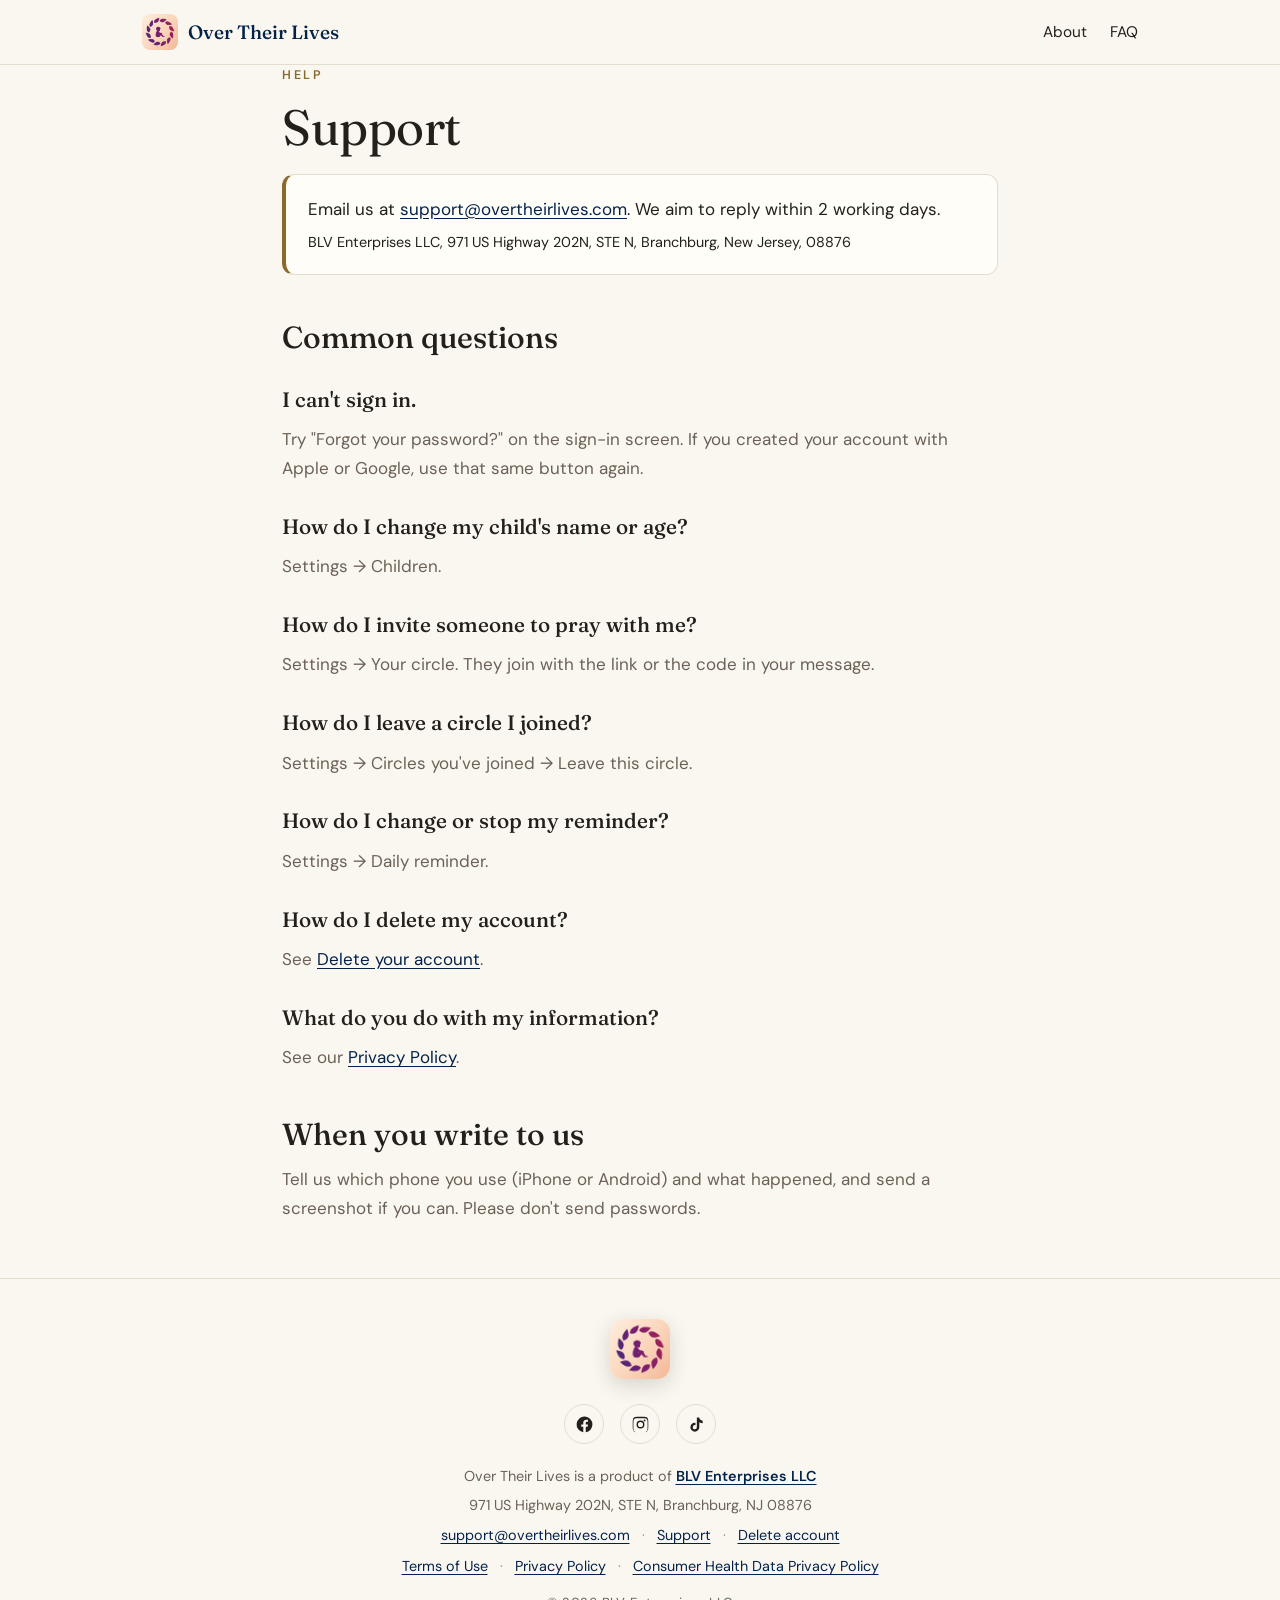
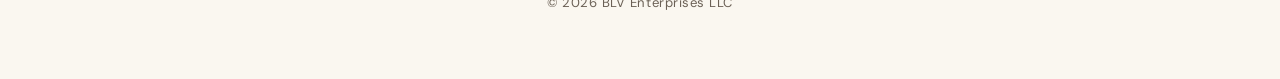
<file: support.html>
<!DOCTYPE html>
<html lang="en">
<head>
<meta charset="UTF-8" />
<meta name="viewport" content="width=device-width, initial-scale=1.0" />
<meta name="robots" content="index, follow" />
<title>Support — Over Their Lives</title>
<link rel="canonical" href="https://overtheirlives.com/support" />
<meta name="description" content="Get help with Over Their Lives. Email support@overtheirlives.com, or read answers to common questions about signing in, children, your circle, reminders and deleting your account." />
<meta name="theme-color" content="#FAF7F0" />
<meta property="og:type" content="website" />
<meta property="og:title" content="Support — Over Their Lives" />
<meta property="og:description" content="Get help with Over Their Lives, and answers to common questions." />
<meta property="og:url" content="https://overtheirlives.com/support" />
<meta property="og:image" content="https://overtheirlives.com/assets/og-image.jpg" />
<link rel="icon" href="/assets/favicon.png" type="image/png" />
<link rel="apple-touch-icon" href="/assets/apple-touch-icon.png" />
<link rel="preconnect" href="https://fonts.googleapis.com" />
<link rel="preconnect" href="https://fonts.gstatic.com" crossorigin />
<link href="https://fonts.googleapis.com/css2?family=Fraunces:opsz,wght@9..144,400;9..144,500&family=DM+Sans:ital,wght@0,400;0,500;0,600;1,400&display=swap" rel="stylesheet" />
<link rel="stylesheet" href="/assets/pages.css" />
</head>
<body>

<header class="site-nav">
  <div class="nav-wrap">
    <a class="nav-logo" href="/"><img src="/assets/mark-256.png" alt="" /><span class="nav-brand">Over Their Lives</span></a>
    <nav class="nav-links" aria-label="Primary">
      <a href="/about">About</a>
      <a href="/faq">FAQ</a>
    </nav>
  </div>
</header>

<main class="wrap">
  <div class="page-head">
    <span class="eyebrow">Help</span>
    <h1>Support</h1>
  </div>

  <div class="callout">
    <p>Email us at <a href="mailto:support@overtheirlives.com">support@overtheirlives.com</a>. We aim to reply within 2 working days.</p>
    <p class="small">BLV Enterprises LLC, 971 US Highway 202N, STE N, Branchburg, New Jersey, 08876</p>
  </div>

  <h2 id="common-questions">Common questions</h2>

  <h3 id="sign-in">I can't sign in.</h3>
  <p>Try "Forgot your password?" on the sign-in screen. If you created your account with Apple or Google, use that same button again.</p>

  <h3 id="change-child">How do I change my child's name or age?</h3>
  <p>Settings → Children.</p>

  <h3 id="invite">How do I invite someone to pray with me?</h3>
  <p>Settings → Your circle. They join with the link or the code in your message.</p>

  <h3 id="leave-circle">How do I leave a circle I joined?</h3>
  <p>Settings → Circles you've joined → Leave this circle.</p>

  <h3 id="reminder">How do I change or stop my reminder?</h3>
  <p>Settings → Daily reminder.</p>

  <h3 id="delete">How do I delete my account?</h3>
  <p>See <a href="/delete-account">Delete your account</a>.</p>

  <h3 id="information">What do you do with my information?</h3>
  <p>See our <a href="/privacy">Privacy Policy</a>.</p>

  <h2 id="when-you-write">When you write to us</h2>
  <p>Tell us which phone you use (iPhone or Android) and what happened, and send a screenshot if you can. Please don't send passwords.</p>
</main>

<footer class="site-footer">
  <div class="wrap">
    <img class="footer-mark" src="/assets/mark-256.png" alt="Over Their Lives mark" />
    <div class="socials">
      <a href="https://www.facebook.com/overtheirlives" aria-label="Over Their Lives on Facebook" target="_blank" rel="noopener"><svg viewBox="0 0 24 24" aria-hidden="true"><path d="M22 12a10 10 0 1 0-11.56 9.88v-6.99H7.9V12h2.54V9.8c0-2.5 1.49-3.89 3.78-3.89 1.09 0 2.24.2 2.24.2v2.46h-1.26c-1.24 0-1.63.77-1.63 1.56V12h2.78l-.44 2.89h-2.34v6.99A10 10 0 0 0 22 12z"/></svg></a>
      <a href="https://www.instagram.com/overtheirlives" aria-label="Over Their Lives on Instagram" target="_blank" rel="noopener"><svg viewBox="0 0 24 24" aria-hidden="true"><path d="M12 2.16c3.2 0 3.58.01 4.85.07 1.17.05 1.8.25 2.23.41.56.22.96.48 1.38.9.42.42.68.82.9 1.38.16.42.36 1.06.41 2.23.06 1.27.07 1.65.07 4.85s-.01 3.58-.07 4.85c-.05 1.17-.25 1.8-.41 2.23-.22.56-.48.96-.9 1.38-.42.42-.82.68-1.38.9-.42.16-1.06.36-2.23.41-1.27.06-1.65.07-4.85.07s-3.58-.01-4.85-.07c-1.17-.05-1.8-.25-2.23-.41a3.7 3.7 0 0 1-1.38-.9 3.7 3.7 0 0 1-.9-1.38c-.16-.42-.36-1.06-.41-2.23C2.17 15.58 2.16 15.2 2.16 12s.01-3.58.07-4.85c.05-1.17.25-1.8.41-2.23.22-.56.48-.96.9-1.38.42-.42.82-.68 1.38-.9.42-.16 1.06-.36 2.23-.41C8.42 2.17 8.8 2.16 12 2.16zm0 1.8c-3.15 0-3.52.01-4.76.07-.98.04-1.5.21-1.86.35-.47.18-.8.4-1.15.75-.35.35-.57.68-.75 1.15-.14.36-.31.88-.35 1.86-.06 1.24-.07 1.61-.07 4.76s.01 3.52.07 4.76c.04.98.21 1.5.35 1.86.18.47.4.8.75 1.15.35.35.68.57 1.15.75.36.14.88.31 1.86.35 1.24.06 1.61.07 4.76.07s3.52-.01 4.76-.07c.98-.04 1.5-.21 1.86-.35.47-.18.8-.4 1.15-.75.35-.35.57-.68.75-1.15.14-.36.31-.88.35-1.86.06-1.24.07-1.61.07-4.76s-.01-3.52-.07-4.76c-.04-.98-.21-1.5-.35-1.86a3.1 3.1 0 0 0-.75-1.15 3.1 3.1 0 0 0-1.15-.75c-.36-.14-.88-.31-1.86-.35-1.24-.06-1.61-.07-4.76-.07zm0 3.06a4.98 4.98 0 1 1 0 9.96 4.98 4.98 0 0 1 0-9.96zm0 8.21a3.23 3.23 0 1 0 0-6.46 3.23 3.23 0 0 0 0 6.46zm6.34-8.41a1.16 1.16 0 1 1-2.32 0 1.16 1.16 0 0 1 2.32 0z"/></svg></a>
      <a href="https://www.tiktok.com/@overtheirlives" aria-label="Over Their Lives on TikTok" target="_blank" rel="noopener"><svg viewBox="0 0 24 24" aria-hidden="true"><path d="M16.6 5.82a4.28 4.28 0 0 1-1.06-2.82h-3.1v12.4a2.52 2.52 0 0 1-2.52 2.52 2.52 2.52 0 1 1 .75-4.92V9.83a5.62 5.62 0 0 0-.75-.05 5.62 5.62 0 1 0 5.62 5.62V9.01a7.34 7.34 0 0 0 4.29 1.37V7.28a4.28 4.28 0 0 1-3.23-1.46z"/></svg></a>
    </div>
    <p class="foot-company">Over Their Lives is a product of <strong><a href="https://blventerprisesllc.com">BLV Enterprises&nbsp;LLC</a></strong></p>
    <p class="foot-company foot-address">971 US Highway 202N, STE N, Branchburg, NJ 08876</p>
    <p class="foot-company foot-links"><a href="mailto:support@overtheirlives.com">support@overtheirlives.com</a> <span class="foot-dot" aria-hidden="true">·</span> <a href="/support">Support</a> <span class="foot-dot" aria-hidden="true">·</span> <a href="/delete-account">Delete account</a></p>
    <p class="foot-company foot-links"><a href="/terms">Terms of Use</a> <span class="foot-dot" aria-hidden="true">·</span> <a href="/privacy">Privacy Policy</a> <span class="foot-dot" aria-hidden="true">·</span> <a href="/health-privacy">Consumer Health Data Privacy Policy</a></p>
    <p class="foot-copy">&copy; 2026 BLV Enterprises LLC</p>
  </div>
</footer>

</body>
</html>
</file>
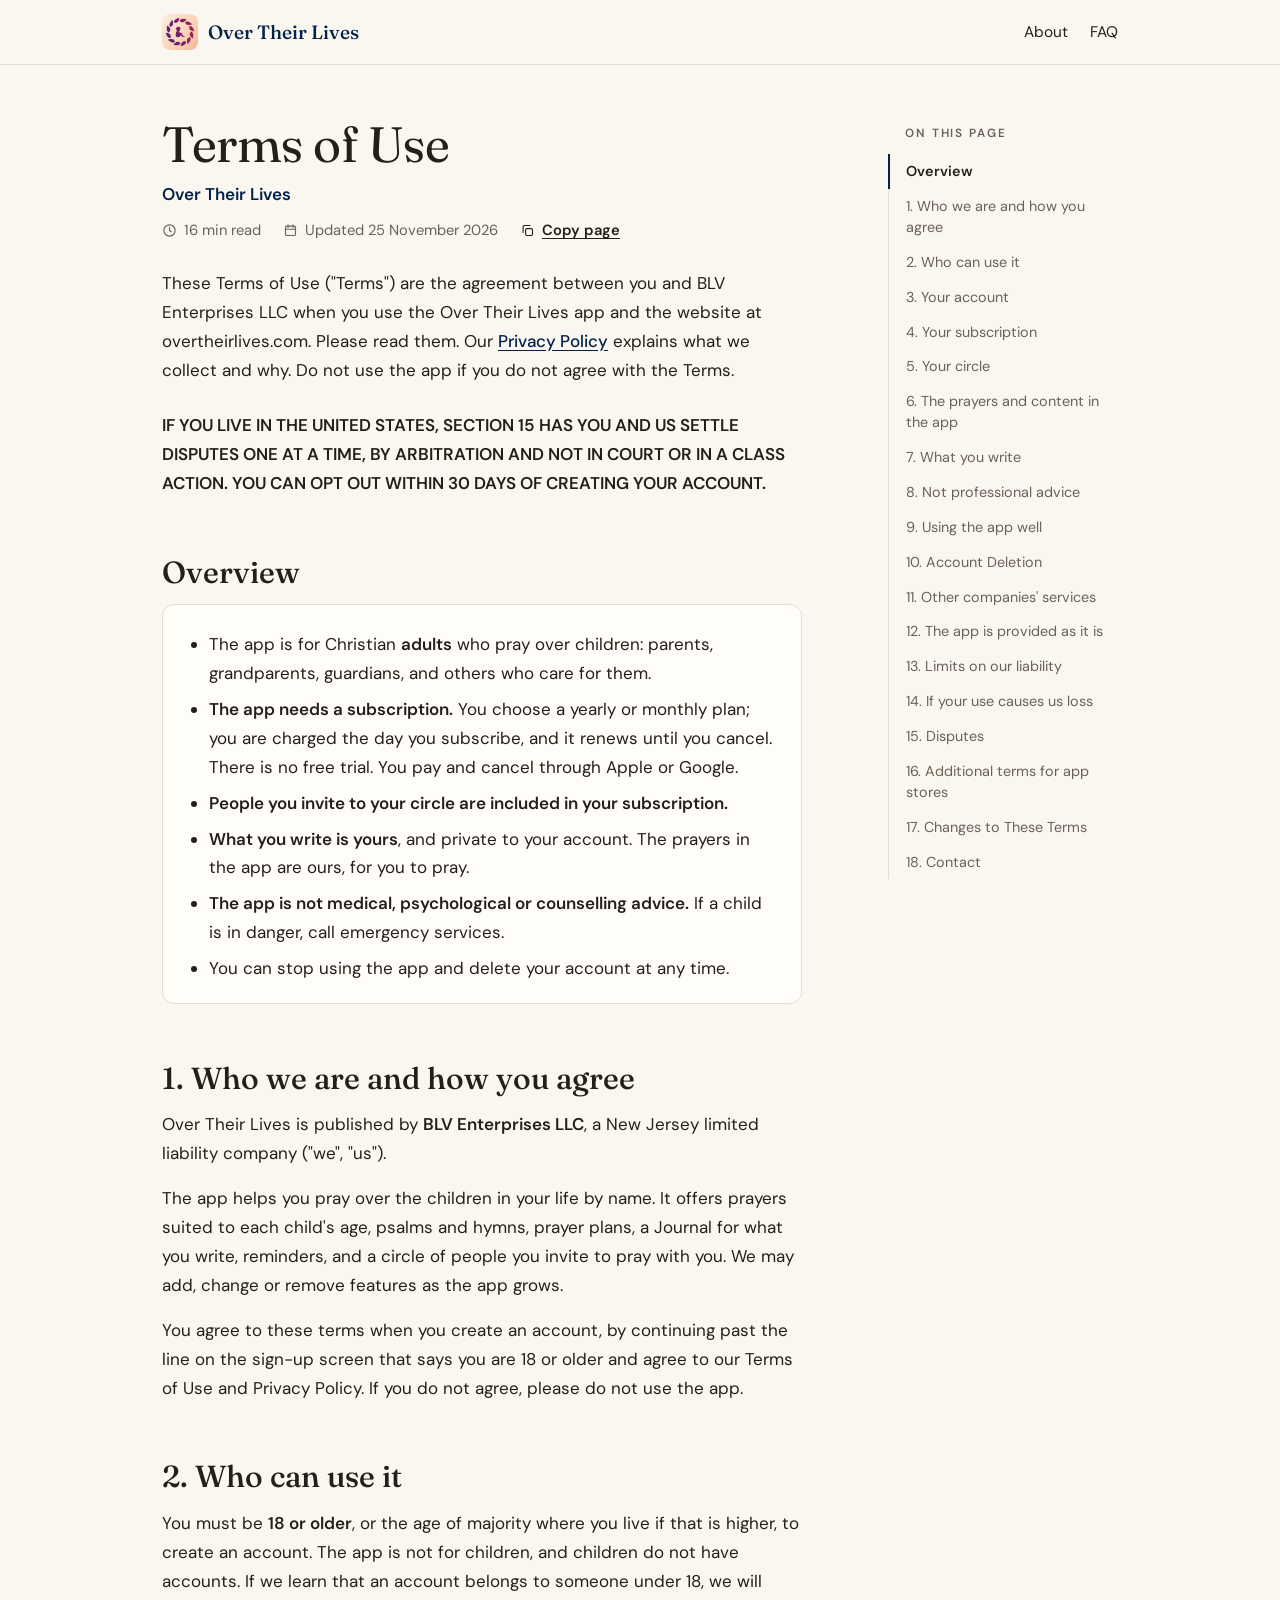
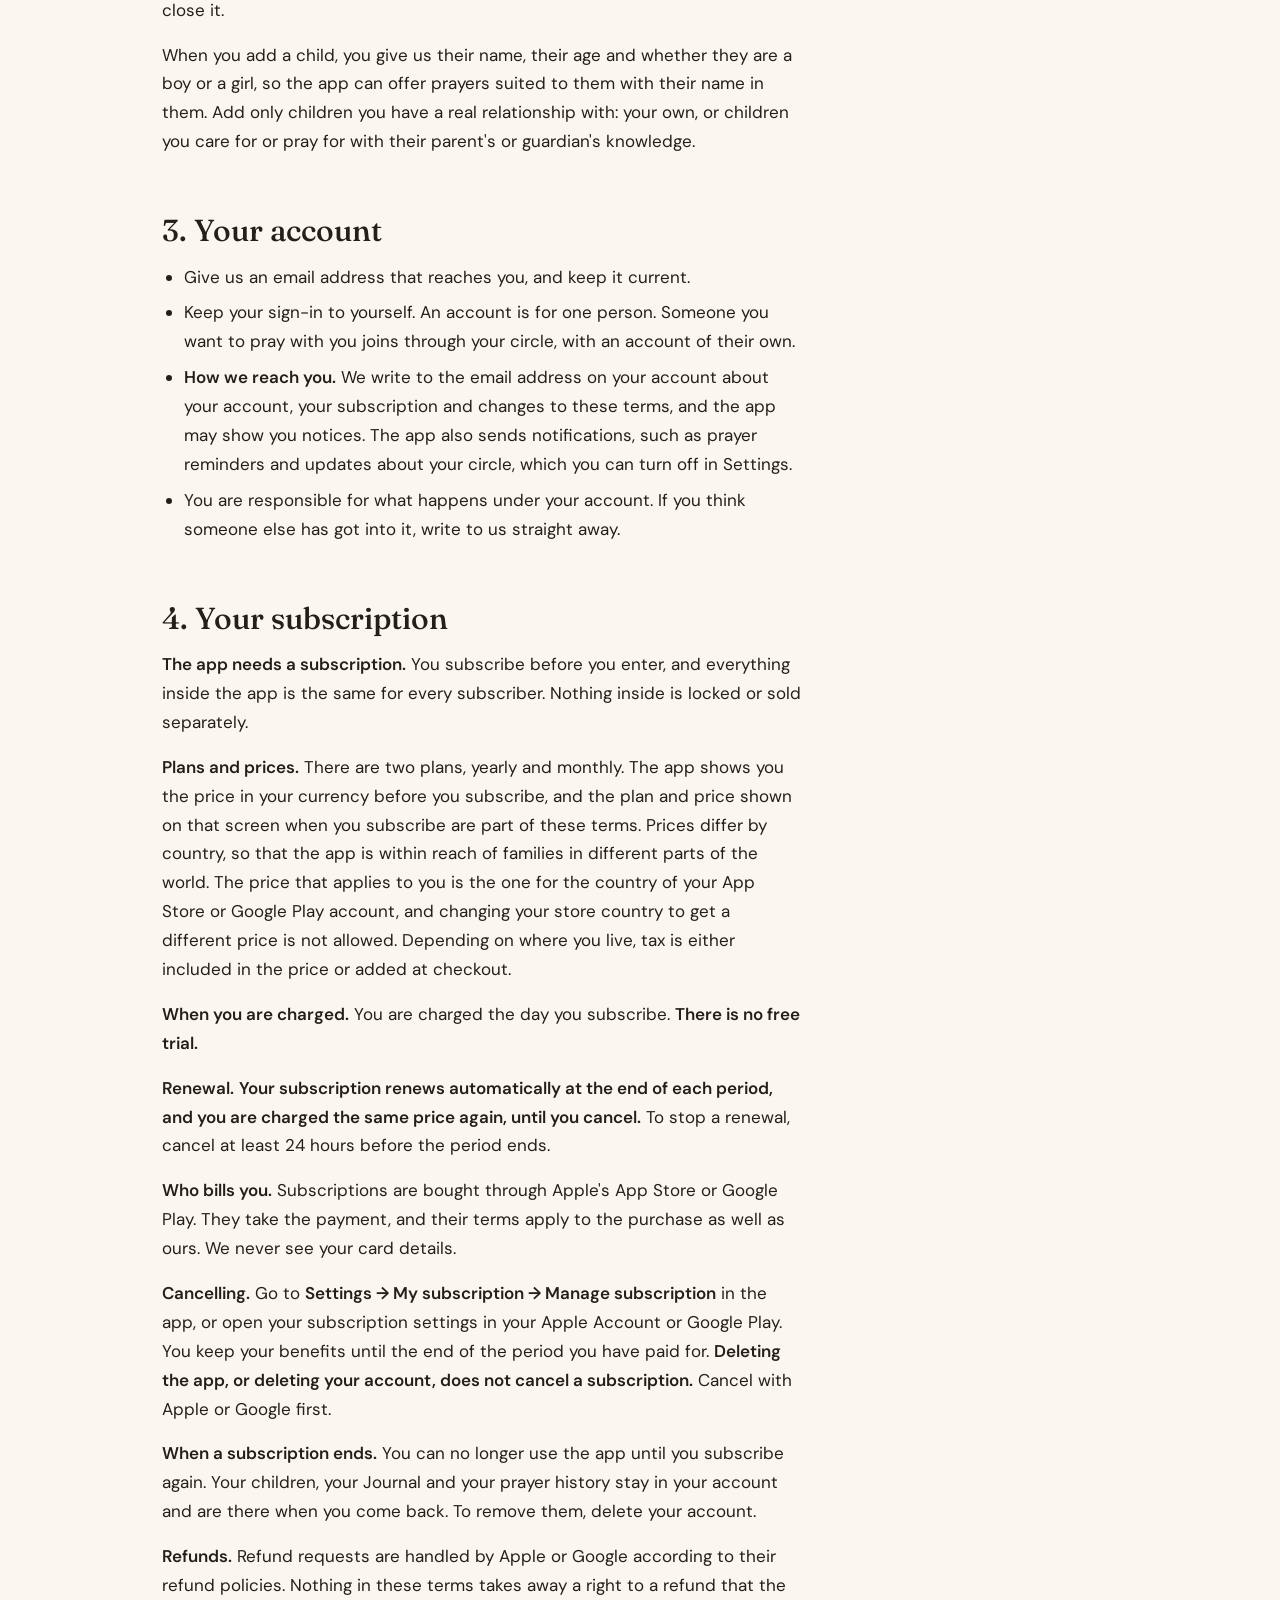
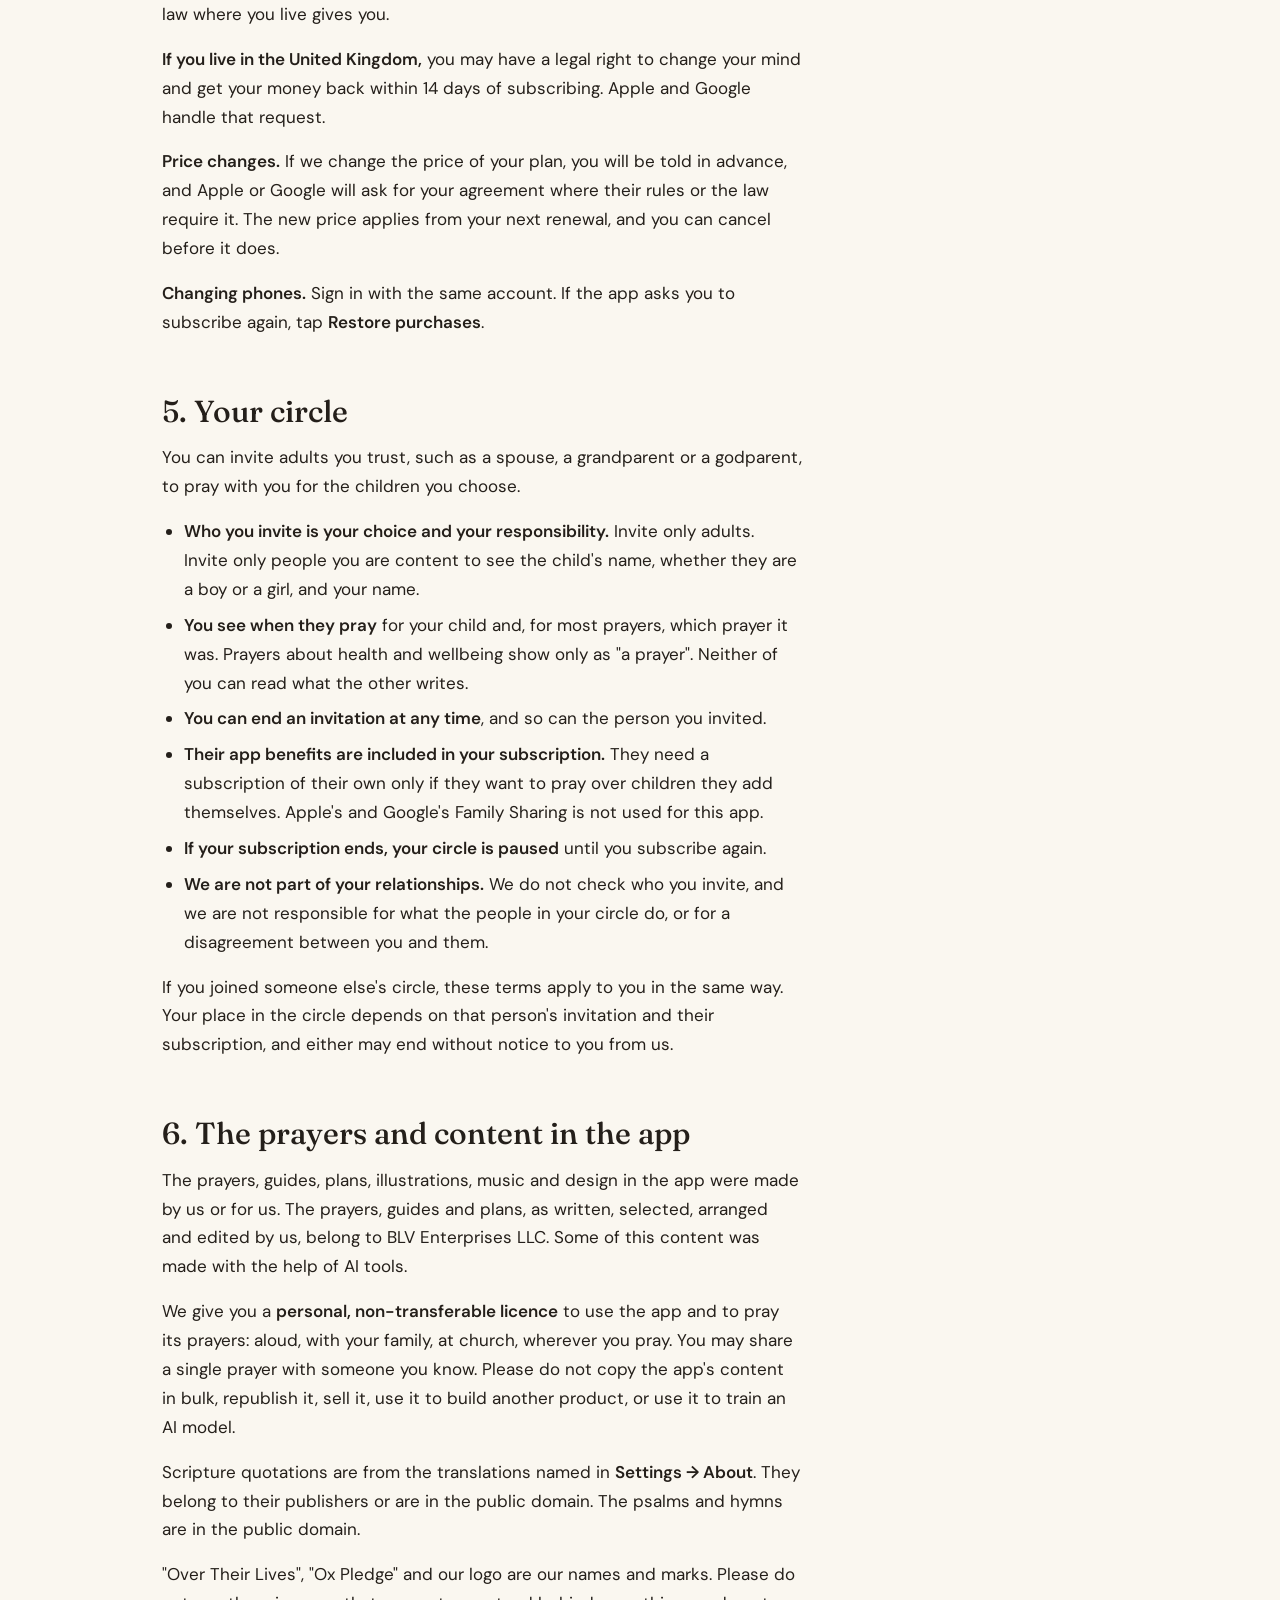
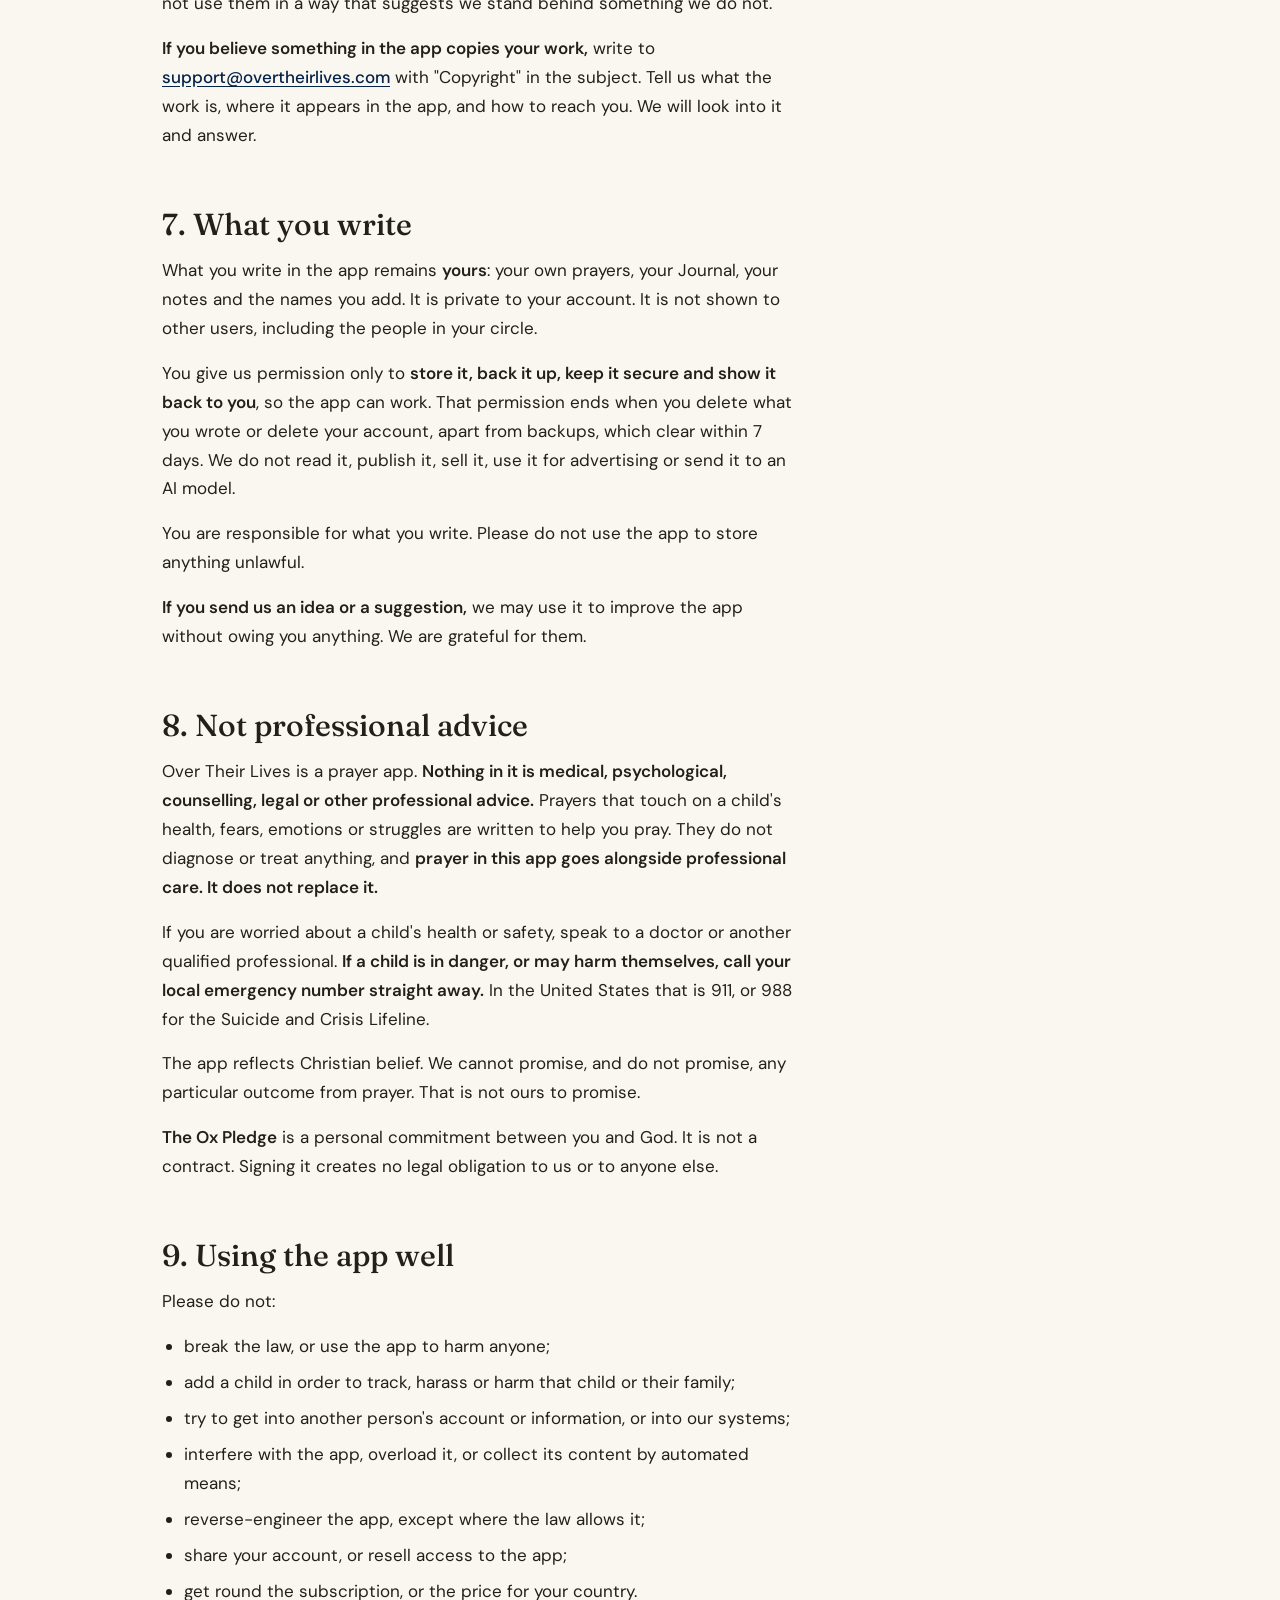
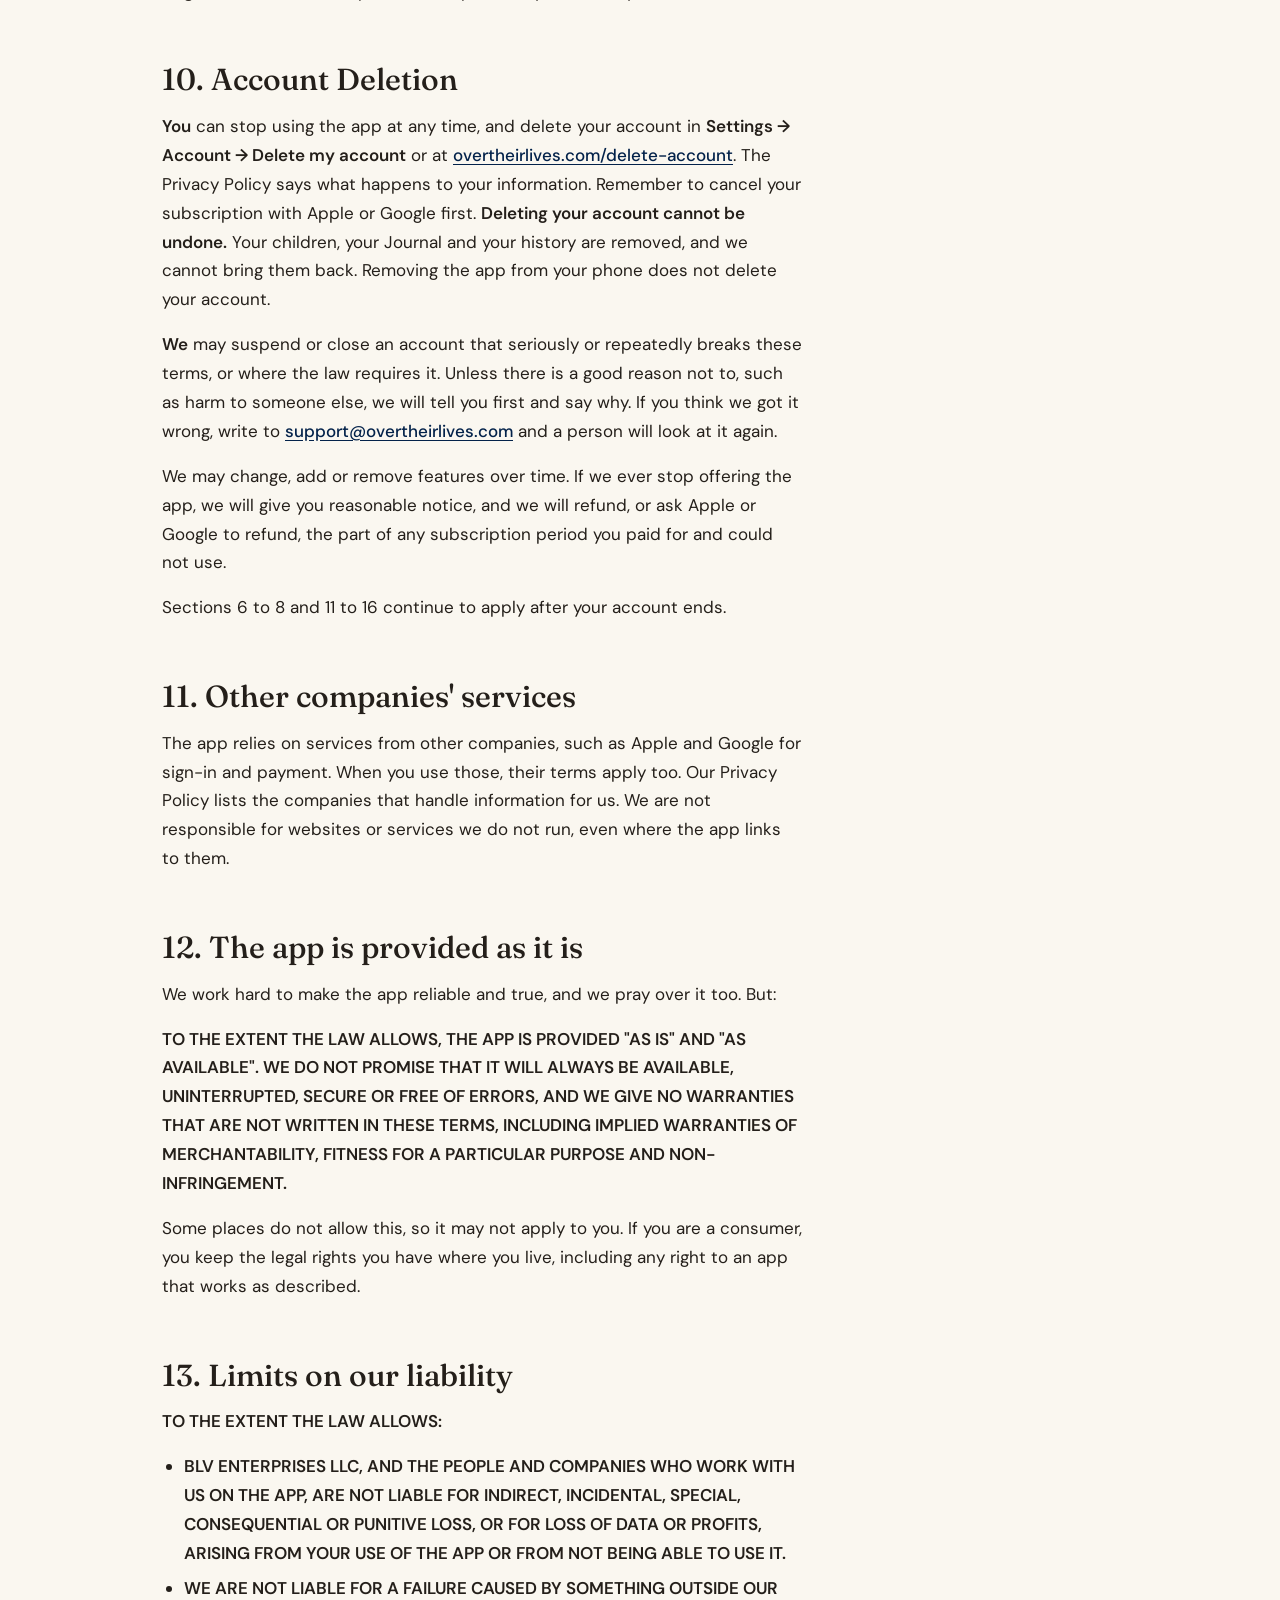
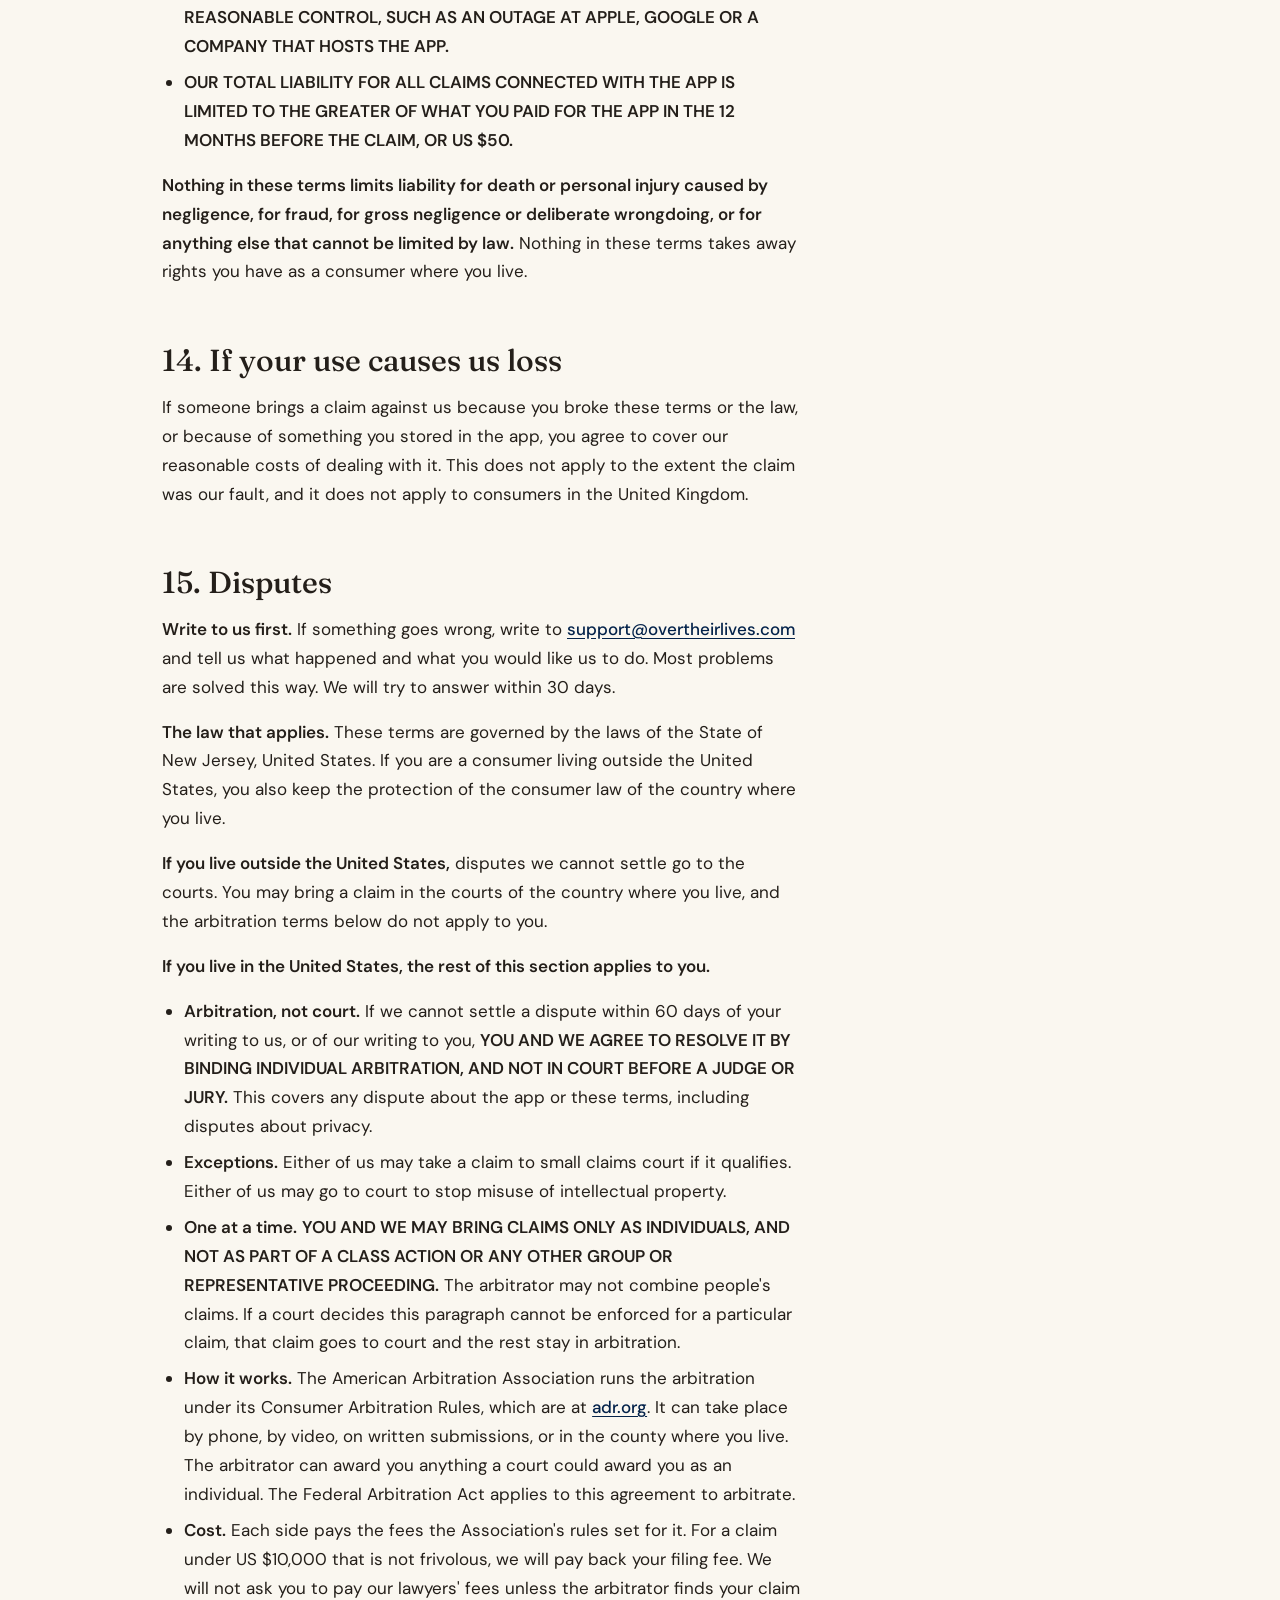
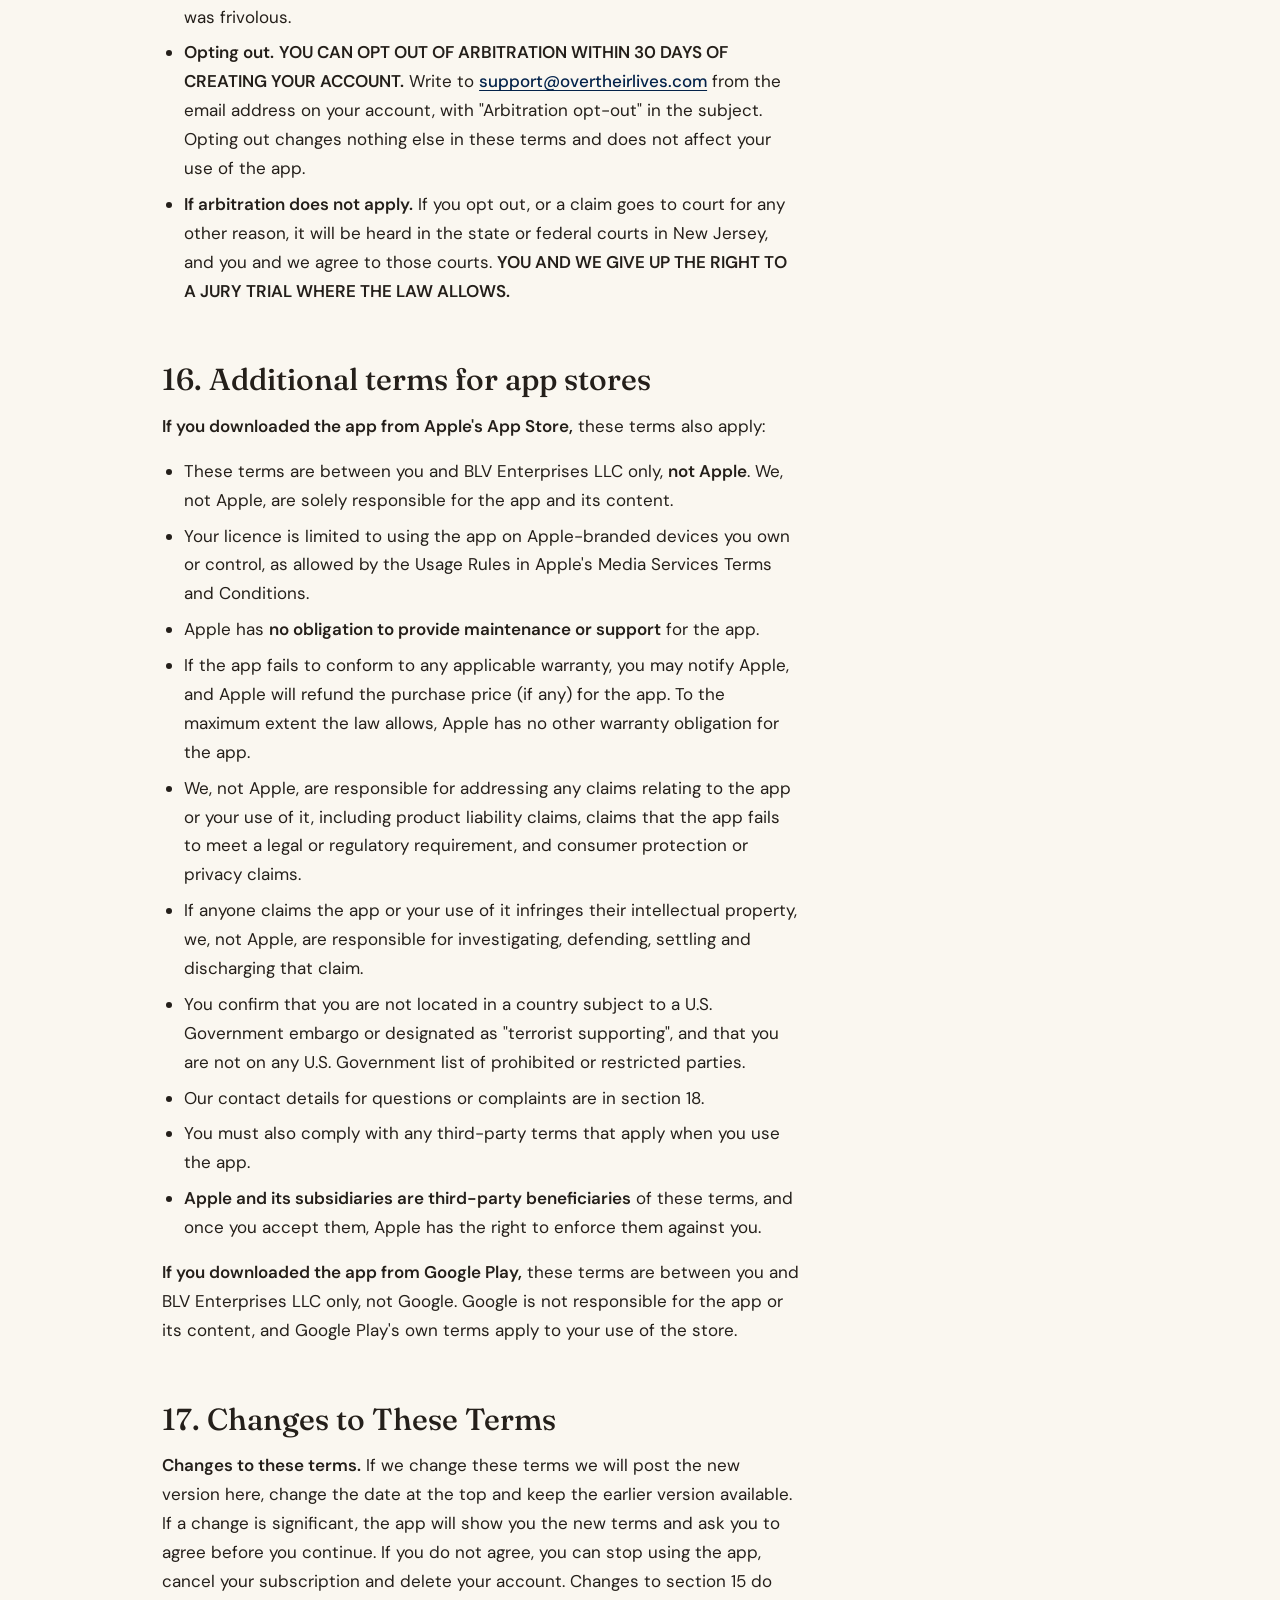
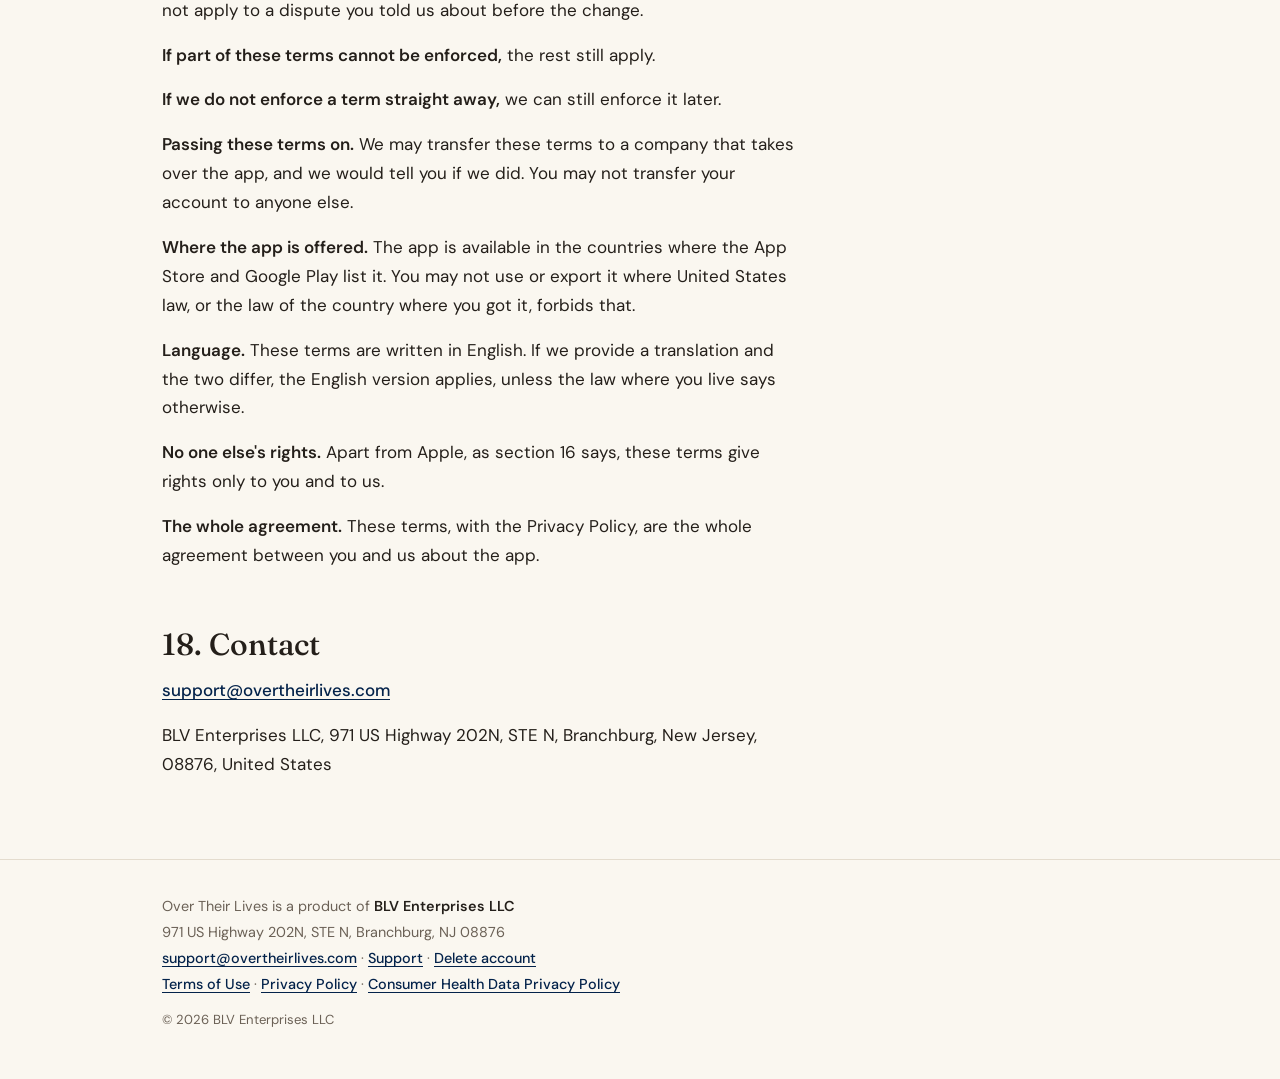
<file: terms.html>
<!DOCTYPE html>
<html lang="en">
<head>
<meta charset="UTF-8" />
<meta name="viewport" content="width=device-width, initial-scale=1.0" />
<meta name="robots" content="index, follow" />

<title>Terms of Use — Over Their Lives</title>
<link rel="canonical" href="https://overtheirlives.com/terms" />
<meta name="description" content="Terms of Use for the Over Their Lives app and website, published by BLV Enterprises LLC." />
<meta name="theme-color" content="#FAF7F0" />

<link rel="icon" href="/assets/favicon.png" type="image/png" />
<link rel="apple-touch-icon" href="/assets/apple-touch-icon.png" />

<link rel="preconnect" href="https://fonts.googleapis.com" />
<link rel="preconnect" href="https://fonts.gstatic.com" crossorigin />
<link href="https://fonts.googleapis.com/css2?family=Fraunces:opsz,wght@9..144,400;9..144,500&family=DM+Sans:ital,wght@0,400;0,500;0,600;1,400&display=swap" rel="stylesheet" />
<link rel="stylesheet" href="/assets/legal.css" />
</head>
<body>

<div class="topbar">
  <div class="wrap">
    <a class="brand-link" href="/"><img src="/assets/mark-256.png" alt="" /><span class="brand">Over Their Lives</span></a>
    <nav class="nav-links" aria-label="Primary">
      <a href="/about">About</a>
      <a href="/faq">FAQ</a>
    </nav>
  </div>
</div>

<main class="wrap">
 <div class="doc-grid">

  <div class="doc-head">
    <h1>Terms of Use</h1>
    <p class="app">Over Their Lives</p>
    <p class="updated"><span><svg class="clock" viewBox="0 0 24 24" width="15" height="15" aria-hidden="true" fill="none" stroke="currentColor" stroke-width="1.8" stroke-linecap="round" stroke-linejoin="round"><circle cx="12" cy="12" r="9"/><path d="M12 7v5l3 2"/></svg>16 min read</span><span><svg viewBox="0 0 24 24" width="15" height="15" aria-hidden="true" fill="none" stroke="currentColor" stroke-width="1.8" stroke-linecap="round" stroke-linejoin="round"><rect x="4" y="5" width="16" height="15" rx="2"/><path d="M4 10h16M8 3v4M16 3v4"/></svg>Updated 25 November 2026</span><button class="copy-page" type="button" hidden><svg viewBox="0 0 24 24" width="15" height="15" aria-hidden="true" fill="none" stroke="currentColor" stroke-width="1.8" stroke-linecap="round" stroke-linejoin="round"><rect x="9" y="9" width="11" height="11" rx="2"/><path d="M5 15V6a2 2 0 0 1 2-2h9"/></svg>Copy page</button></p>
    <p class="intro">These Terms of Use ("Terms") are the agreement between you and BLV Enterprises LLC when you use the Over Their Lives app and the website at overtheirlives.com. Please read them. Our <a href="/privacy">Privacy Policy</a> explains what we collect and why. Do not use the app if you do not agree with the Terms.</p>
    <p class="intro"><strong>IF YOU LIVE IN THE UNITED STATES, SECTION 15 HAS YOU AND US SETTLE DISPUTES ONE AT A TIME, BY ARBITRATION AND NOT IN COURT OR IN A CLASS ACTION. YOU CAN OPT OUT WITHIN 30 DAYS OF CREATING YOUR ACCOUNT.</strong></p>
  </div>

  <nav class="toc" aria-label="On this page">
    <details open id="toc">
      <summary>On this page</summary>
      <ol>
        <li><a href="#overview">Overview</a></li>
        <li><a href="#who-we-are-and-how-you-agree">1. Who we are and how you agree</a></li>
        <li><a href="#who-can-use-it">2. Who can use it</a></li>
        <li><a href="#your-account">3. Your account</a></li>
        <li><a href="#your-subscription">4. Your subscription</a></li>
        <li><a href="#your-circle">5. Your circle</a></li>
        <li><a href="#the-prayers-and-content-in-the-app">6. The prayers and content in the app</a></li>
        <li><a href="#what-you-write">7. What you write</a></li>
        <li><a href="#not-professional-advice">8. Not professional advice</a></li>
        <li><a href="#using-the-app-well">9. Using the app well</a></li>
        <li><a href="#account-deletion">10. Account Deletion</a></li>
        <li><a href="#other-companies-services">11. Other companies&#x27; services</a></li>
        <li><a href="#the-app-is-provided-as-it-is">12. The app is provided as it is</a></li>
        <li><a href="#limits-on-our-liability">13. Limits on our liability</a></li>
        <li><a href="#if-your-use-causes-us-loss">14. If your use causes us loss</a></li>
        <li><a href="#disputes">15. Disputes</a></li>
        <li><a href="#additional-terms-for-app-stores">16. Additional terms for app stores</a></li>
        <li><a href="#changes-to-these-terms">17. Changes to These Terms</a></li>
        <li><a href="#contact">18. Contact</a></li>
      </ol>
    </details>
    <script>if (window.matchMedia && matchMedia('(max-width: 900px)').matches) document.getElementById('toc').open = false;</script>
  </nav>

  <div class="doc-body">

  <h2 class="sec" id="overview">Overview</h2>
  <div class="in-short">
    <ul>
      <li>The app is for Christian <strong>adults</strong> who pray over children: parents, grandparents, guardians, and others who care for them.</li>
      <li><strong>The app needs a subscription.</strong> You choose a yearly or monthly plan; you are charged the day you subscribe, and it renews until you cancel. There is no free trial. You pay and cancel through Apple or Google.</li>
      <li><strong>People you invite to your circle are included in your subscription.</strong></li>
      <li><strong>What you write is yours</strong>, and private to your account. The prayers in the app are ours, for you to pray.</li>
      <li><strong>The app is not medical, psychological or counselling advice.</strong> If a child is in danger, call emergency services.</li>
      <li>You can stop using the app and delete your account at any time.</li>
    </ul>
  </div>

  <h2 class="sec" id="who-we-are-and-how-you-agree">1. Who we are and how you agree</h2>
  <p>Over Their Lives is published by <strong>BLV Enterprises LLC</strong>, a New Jersey limited liability company ("we", "us").</p>
  <p>The app helps you pray over the children in your life by name. It offers prayers suited to each child's age, psalms and hymns, prayer plans, a Journal for what you write, reminders, and a circle of people you invite to pray with you. We may add, change or remove features as the app grows.</p>
  <p>You agree to these terms when you create an account, by continuing past the line on the sign-up screen that says you are 18 or older and agree to our Terms of Use and Privacy Policy. If you do not agree, please do not use the app.</p>

  <h2 class="sec" id="who-can-use-it">2. Who can use it</h2>
  <p>You must be <strong>18 or older</strong>, or the age of majority where you live if that is higher, to create an account. The app is not for children, and children do not have accounts. If we learn that an account belongs to someone under 18, we will close it.</p>
  <p>When you add a child, you give us their name, their age and whether they are a boy or a girl, so the app can offer prayers suited to them with their name in them. Add only children you have a real relationship with: your own, or children you care for or pray for with their parent's or guardian's knowledge.</p>

  <h2 class="sec" id="your-account">3. Your account</h2>
  <ul>
    <li>Give us an email address that reaches you, and keep it current.</li>
    <li>Keep your sign-in to yourself. An account is for one person. Someone you want to pray with you joins through your circle, with an account of their own.</li>
    <li><strong>How we reach you.</strong> We write to the email address on your account about your account, your subscription and changes to these terms, and the app may show you notices. The app also sends notifications, such as prayer reminders and updates about your circle, which you can turn off in Settings.</li>
    <li>You are responsible for what happens under your account. If you think someone else has got into it, write to us straight away.</li>
  </ul>

  <h2 class="sec" id="your-subscription">4. Your subscription</h2>
  <p><strong>The app needs a subscription.</strong> You subscribe before you enter, and everything inside the app is the same for every subscriber. Nothing inside is locked or sold separately.</p>
  <p><strong>Plans and prices.</strong> There are two plans, yearly and monthly. The app shows you the price in your currency before you subscribe, and the plan and price shown on that screen when you subscribe are part of these terms. Prices differ by country, so that the app is within reach of families in different parts of the world. The price that applies to you is the one for the country of your App Store or Google Play account, and changing your store country to get a different price is not allowed. Depending on where you live, tax is either included in the price or added at checkout.</p>
  <p><strong>When you are charged.</strong> You are charged the day you subscribe. <strong>There is no free trial.</strong></p>
  <p><strong>Renewal.</strong> <strong>Your subscription renews automatically at the end of each period, and you are charged the same price again, until you cancel.</strong> To stop a renewal, cancel at least 24 hours before the period ends.</p>
  <p><strong>Who bills you.</strong> Subscriptions are bought through Apple's App Store or Google Play. They take the payment, and their terms apply to the purchase as well as ours. We never see your card details.</p>
  <p><strong>Cancelling.</strong> Go to <strong>Settings → My subscription → Manage subscription</strong> in the app, or open your subscription settings in your Apple Account or Google Play. You keep your benefits until the end of the period you have paid for. <strong>Deleting the app, or deleting your account, does not cancel a subscription.</strong> Cancel with Apple or Google first.</p>
  <p><strong>When a subscription ends.</strong> You can no longer use the app until you subscribe again. Your children, your Journal and your prayer history stay in your account and are there when you come back. To remove them, delete your account.</p>
  <p><strong>Refunds.</strong> Refund requests are handled by Apple or Google according to their refund policies. Nothing in these terms takes away a right to a refund that the law where you live gives you.</p>
  <p><strong>If you live in the United Kingdom,</strong> you may have a legal right to change your mind and get your money back within 14 days of subscribing. Apple and Google handle that request.</p>
  <p><strong>Price changes.</strong> If we change the price of your plan, you will be told in advance, and Apple or Google will ask for your agreement where their rules or the law require it. The new price applies from your next renewal, and you can cancel before it does.</p>
  <p><strong>Changing phones.</strong> Sign in with the same account. If the app asks you to subscribe again, tap <strong>Restore purchases</strong>.</p>

  <h2 class="sec" id="your-circle">5. Your circle</h2>
  <p>You can invite adults you trust, such as a spouse, a grandparent or a godparent, to pray with you for the children you choose.</p>
  <ul>
    <li><strong>Who you invite is your choice and your responsibility.</strong> Invite only adults. Invite only people you are content to see the child's name, whether they are a boy or a girl, and your name.</li>
    <li><strong>You see when they pray</strong> for your child and, for most prayers, which prayer it was. Prayers about health and wellbeing show only as "a prayer". Neither of you can read what the other writes.</li>
    <li><strong>You can end an invitation at any time</strong>, and so can the person you invited.</li>
    <li><strong>Their app benefits are included in your subscription.</strong> They need a subscription of their own only if they want to pray over children they add themselves. Apple's and Google's Family Sharing is not used for this app.</li>
    <li><strong>If your subscription ends, your circle is paused</strong> until you subscribe again.</li>
    <li><strong>We are not part of your relationships.</strong> We do not check who you invite, and we are not responsible for what the people in your circle do, or for a disagreement between you and them.</li>
  </ul>
  <p>If you joined someone else's circle, these terms apply to you in the same way. Your place in the circle depends on that person's invitation and their subscription, and either may end without notice to you from us.</p>

  <h2 class="sec" id="the-prayers-and-content-in-the-app">6. The prayers and content in the app</h2>
  <p>The prayers, guides, plans, illustrations, music and design in the app were made by us or for us. The prayers, guides and plans, as written, selected, arranged and edited by us, belong to BLV Enterprises LLC. Some of this content was made with the help of AI tools.</p>
  <p>We give you a <strong>personal, non-transferable licence</strong> to use the app and to pray its prayers: aloud, with your family, at church, wherever you pray. You may share a single prayer with someone you know. Please do not copy the app's content in bulk, republish it, sell it, use it to build another product, or use it to train an AI model.</p>
  <p>Scripture quotations are from the translations named in <strong>Settings → About</strong>. They belong to their publishers or are in the public domain. The psalms and hymns are in the public domain.</p>
  <p>"Over Their Lives", "Ox Pledge" and our logo are our names and marks. Please do not use them in a way that suggests we stand behind something we do not.</p>
  <p><strong>If you believe something in the app copies your work,</strong> write to <a href="mailto:support@overtheirlives.com">support@overtheirlives.com</a> with "Copyright" in the subject. Tell us what the work is, where it appears in the app, and how to reach you. We will look into it and answer.</p>

  <h2 class="sec" id="what-you-write">7. What you write</h2>
  <p>What you write in the app remains <strong>yours</strong>: your own prayers, your Journal, your notes and the names you add. It is private to your account. It is not shown to other users, including the people in your circle.</p>
  <p>You give us permission only to <strong>store it, back it up, keep it secure and show it back to you</strong>, so the app can work. That permission ends when you delete what you wrote or delete your account, apart from backups, which clear within 7 days. We do not read it, publish it, sell it, use it for advertising or send it to an AI model.</p>
  <p>You are responsible for what you write. Please do not use the app to store anything unlawful.</p>
  <p><strong>If you send us an idea or a suggestion,</strong> we may use it to improve the app without owing you anything. We are grateful for them.</p>

  <h2 class="sec" id="not-professional-advice">8. Not professional advice</h2>
  <p>Over Their Lives is a prayer app. <strong>Nothing in it is medical, psychological, counselling, legal or other professional advice.</strong> Prayers that touch on a child's health, fears, emotions or struggles are written to help you pray. They do not diagnose or treat anything, and <strong>prayer in this app goes alongside professional care. It does not replace it.</strong></p>
  <p>If you are worried about a child's health or safety, speak to a doctor or another qualified professional. <strong>If a child is in danger, or may harm themselves, call your local emergency number straight away.</strong> In the United States that is 911, or 988 for the Suicide and Crisis Lifeline.</p>
  <p>The app reflects Christian belief. We cannot promise, and do not promise, any particular outcome from prayer. That is not ours to promise.</p>
  <p><strong>The Ox Pledge</strong> is a personal commitment between you and God. It is not a contract. Signing it creates no legal obligation to us or to anyone else.</p>

  <h2 class="sec" id="using-the-app-well">9. Using the app well</h2>
  <p>Please do not:</p>
  <ul>
    <li>break the law, or use the app to harm anyone;</li>
    <li>add a child in order to track, harass or harm that child or their family;</li>
    <li>try to get into another person's account or information, or into our systems;</li>
    <li>interfere with the app, overload it, or collect its content by automated means;</li>
    <li>reverse-engineer the app, except where the law allows it;</li>
    <li>share your account, or resell access to the app;</li>
    <li>get round the subscription, or the price for your country.</li>
  </ul>

  <h2 class="sec" id="account-deletion">10. Account Deletion</h2>
  <p><strong>You</strong> can stop using the app at any time, and delete your account in <strong>Settings → Account → Delete my account</strong> or at <a href="/delete-account">overtheirlives.com/delete-account</a>. The Privacy Policy says what happens to your information. Remember to cancel your subscription with Apple or Google first. <strong>Deleting your account cannot be undone.</strong> Your children, your Journal and your history are removed, and we cannot bring them back. Removing the app from your phone does not delete your account.</p>
  <p><strong>We</strong> may suspend or close an account that seriously or repeatedly breaks these terms, or where the law requires it. Unless there is a good reason not to, such as harm to someone else, we will tell you first and say why. If you think we got it wrong, write to <a href="mailto:support@overtheirlives.com">support@overtheirlives.com</a> and a person will look at it again.</p>
  <p>We may change, add or remove features over time. If we ever stop offering the app, we will give you reasonable notice, and we will refund, or ask Apple or Google to refund, the part of any subscription period you paid for and could not use.</p>
  <p>Sections 6 to 8 and 11 to 16 continue to apply after your account ends.</p>

  <h2 class="sec" id="other-companies-services">11. Other companies' services</h2>
  <p>The app relies on services from other companies, such as Apple and Google for sign-in and payment. When you use those, their terms apply too. Our Privacy Policy lists the companies that handle information for us. We are not responsible for websites or services we do not run, even where the app links to them.</p>

  <h2 class="sec" id="the-app-is-provided-as-it-is">12. The app is provided as it is</h2>
  <p>We work hard to make the app reliable and true, and we pray over it too. But:</p>
  <p><strong>TO THE EXTENT THE LAW ALLOWS, THE APP IS PROVIDED "AS IS" AND "AS AVAILABLE". WE DO NOT PROMISE THAT IT WILL ALWAYS BE AVAILABLE, UNINTERRUPTED, SECURE OR FREE OF ERRORS, AND WE GIVE NO WARRANTIES THAT ARE NOT WRITTEN IN THESE TERMS, INCLUDING IMPLIED WARRANTIES OF MERCHANTABILITY, FITNESS FOR A PARTICULAR PURPOSE AND NON-INFRINGEMENT.</strong></p>
  <p>Some places do not allow this, so it may not apply to you. If you are a consumer, you keep the legal rights you have where you live, including any right to an app that works as described.</p>

  <h2 class="sec" id="limits-on-our-liability">13. Limits on our liability</h2>
  <p><strong>TO THE EXTENT THE LAW ALLOWS:</strong></p>
  <ul>
    <li><strong>BLV ENTERPRISES LLC, AND THE PEOPLE AND COMPANIES WHO WORK WITH US ON THE APP, ARE NOT LIABLE FOR INDIRECT, INCIDENTAL, SPECIAL, CONSEQUENTIAL OR PUNITIVE LOSS, OR FOR LOSS OF DATA OR PROFITS, ARISING FROM YOUR USE OF THE APP OR FROM NOT BEING ABLE TO USE IT.</strong></li>
    <li><strong>WE ARE NOT LIABLE FOR A FAILURE CAUSED BY SOMETHING OUTSIDE OUR REASONABLE CONTROL, SUCH AS AN OUTAGE AT APPLE, GOOGLE OR A COMPANY THAT HOSTS THE APP.</strong></li>
    <li><strong>OUR TOTAL LIABILITY FOR ALL CLAIMS CONNECTED WITH THE APP IS LIMITED TO THE GREATER OF WHAT YOU PAID FOR THE APP IN THE 12 MONTHS BEFORE THE CLAIM, OR US $50.</strong></li>
  </ul>
  <p><strong>Nothing in these terms limits liability for death or personal injury caused by negligence, for fraud, for gross negligence or deliberate wrongdoing, or for anything else that cannot be limited by law.</strong> Nothing in these terms takes away rights you have as a consumer where you live.</p>

  <h2 class="sec" id="if-your-use-causes-us-loss">14. If your use causes us loss</h2>
  <p>If someone brings a claim against us because you broke these terms or the law, or because of something you stored in the app, you agree to cover our reasonable costs of dealing with it. This does not apply to the extent the claim was our fault, and it does not apply to consumers in the United Kingdom.</p>

  <h2 class="sec" id="disputes">15. Disputes</h2>
  <p><strong>Write to us first.</strong> If something goes wrong, write to <a href="mailto:support@overtheirlives.com">support@overtheirlives.com</a> and tell us what happened and what you would like us to do. Most problems are solved this way. We will try to answer within 30 days.</p>
  <p><strong>The law that applies.</strong> These terms are governed by the laws of the State of New Jersey, United States. If you are a consumer living outside the United States, you also keep the protection of the consumer law of the country where you live.</p>
  <p><strong>If you live outside the United States,</strong> disputes we cannot settle go to the courts. You may bring a claim in the courts of the country where you live, and the arbitration terms below do not apply to you.</p>
  <p><strong>If you live in the United States, the rest of this section applies to you.</strong></p>
  <ul>
    <li><strong>Arbitration, not court.</strong> If we cannot settle a dispute within 60 days of your writing to us, or of our writing to you, <strong>YOU AND WE AGREE TO RESOLVE IT BY BINDING INDIVIDUAL ARBITRATION, AND NOT IN COURT BEFORE A JUDGE OR JURY.</strong> This covers any dispute about the app or these terms, including disputes about privacy.</li>
    <li><strong>Exceptions.</strong> Either of us may take a claim to small claims court if it qualifies. Either of us may go to court to stop misuse of intellectual property.</li>
    <li><strong>One at a time.</strong> <strong>YOU AND WE MAY BRING CLAIMS ONLY AS INDIVIDUALS, AND NOT AS PART OF A CLASS ACTION OR ANY OTHER GROUP OR REPRESENTATIVE PROCEEDING.</strong> The arbitrator may not combine people's claims. If a court decides this paragraph cannot be enforced for a particular claim, that claim goes to court and the rest stay in arbitration.</li>
    <li><strong>How it works.</strong> The American Arbitration Association runs the arbitration under its Consumer Arbitration Rules, which are at <a href="https://www.adr.org" rel="noopener">adr.org</a>. It can take place by phone, by video, on written submissions, or in the county where you live. The arbitrator can award you anything a court could award you as an individual. The Federal Arbitration Act applies to this agreement to arbitrate.</li>
    <li><strong>Cost.</strong> Each side pays the fees the Association's rules set for it. For a claim under US $10,000 that is not frivolous, we will pay back your filing fee. We will not ask you to pay our lawyers' fees unless the arbitrator finds your claim was frivolous.</li>
    <li><strong>Opting out.</strong> <strong>YOU CAN OPT OUT OF ARBITRATION WITHIN 30 DAYS OF CREATING YOUR ACCOUNT.</strong> Write to <a href="mailto:support@overtheirlives.com">support@overtheirlives.com</a> from the email address on your account, with "Arbitration opt-out" in the subject. Opting out changes nothing else in these terms and does not affect your use of the app.</li>
    <li><strong>If arbitration does not apply.</strong> If you opt out, or a claim goes to court for any other reason, it will be heard in the state or federal courts in New Jersey, and you and we agree to those courts. <strong>YOU AND WE GIVE UP THE RIGHT TO A JURY TRIAL WHERE THE LAW ALLOWS.</strong></li>
  </ul>

  <h2 class="sec" id="additional-terms-for-app-stores">16. Additional terms for app stores</h2>
  <p><strong>If you downloaded the app from Apple's App Store,</strong> these terms also apply:</p>
  <ul>
    <li>These terms are between you and BLV Enterprises LLC only, <strong>not Apple</strong>. We, not Apple, are solely responsible for the app and its content.</li>
    <li>Your licence is limited to using the app on Apple-branded devices you own or control, as allowed by the Usage Rules in Apple's Media Services Terms and Conditions.</li>
    <li>Apple has <strong>no obligation to provide maintenance or support</strong> for the app.</li>
    <li>If the app fails to conform to any applicable warranty, you may notify Apple, and Apple will refund the purchase price (if any) for the app. To the maximum extent the law allows, Apple has no other warranty obligation for the app.</li>
    <li>We, not Apple, are responsible for addressing any claims relating to the app or your use of it, including product liability claims, claims that the app fails to meet a legal or regulatory requirement, and consumer protection or privacy claims.</li>
    <li>If anyone claims the app or your use of it infringes their intellectual property, we, not Apple, are responsible for investigating, defending, settling and discharging that claim.</li>
    <li>You confirm that you are not located in a country subject to a U.S. Government embargo or designated as "terrorist supporting", and that you are not on any U.S. Government list of prohibited or restricted parties.</li>
    <li>Our contact details for questions or complaints are in section 18.</li>
    <li>You must also comply with any third-party terms that apply when you use the app.</li>
    <li><strong>Apple and its subsidiaries are third-party beneficiaries</strong> of these terms, and once you accept them, Apple has the right to enforce them against you.</li>
  </ul>
  <p><strong>If you downloaded the app from Google Play,</strong> these terms are between you and BLV Enterprises LLC only, not Google. Google is not responsible for the app or its content, and Google Play's own terms apply to your use of the store.</p>

  <h2 class="sec" id="changes-to-these-terms">17. Changes to These Terms</h2>
  <p><strong>Changes to these terms.</strong> If we change these terms we will post the new version here, change the date at the top and keep the earlier version available. If a change is significant, the app will show you the new terms and ask you to agree before you continue. If you do not agree, you can stop using the app, cancel your subscription and delete your account. Changes to section 15 do not apply to a dispute you told us about before the change.</p>
  <p><strong>If part of these terms cannot be enforced,</strong> the rest still apply.</p>
  <p><strong>If we do not enforce a term straight away,</strong> we can still enforce it later.</p>
  <p><strong>Passing these terms on.</strong> We may transfer these terms to a company that takes over the app, and we would tell you if we did. You may not transfer your account to anyone else.</p>
  <p><strong>Where the app is offered.</strong> The app is available in the countries where the App Store and Google Play list it. You may not use or export it where United States law, or the law of the country where you got it, forbids that.</p>
  <p><strong>Language.</strong> These terms are written in English. If we provide a translation and the two differ, the English version applies, unless the law where you live says otherwise.</p>
  <p><strong>No one else's rights.</strong> Apart from Apple, as section 16 says, these terms give rights only to you and to us.</p>
  <p><strong>The whole agreement.</strong> These terms, with the Privacy Policy, are the whole agreement between you and us about the app.</p>

  <h2 class="sec" id="contact">18. Contact</h2>
  <p><strong><a href="mailto:support@overtheirlives.com">support@overtheirlives.com</a></strong></p>
  <p>BLV Enterprises LLC, 971 US Highway 202N, STE N, Branchburg, New Jersey, 08876, United States</p>
  </div>

 </div>
</main>

<footer>
  <div class="wrap">
    <p>Over Their Lives is a product of <strong>BLV Enterprises LLC</strong><br />
    971 US Highway 202N, STE N, Branchburg, NJ 08876<br />
    <a href="mailto:support@overtheirlives.com">support@overtheirlives.com</a> &middot; <a href="/support">Support</a> &middot; <a href="/delete-account">Delete account</a><br />
    <a href="/terms">Terms of Use</a> &middot; <a href="/privacy">Privacy Policy</a> &middot; <a href="/health-privacy">Consumer Health Data Privacy Policy</a></p>
    <p class="copy">&copy; 2026 BLV Enterprises LLC</p>
  </div>
</footer>

<script>
/* Optional extras. The page reads the same without them. */
(function () {
  var links = [].slice.call(document.querySelectorAll('nav.toc a'));
  var heads = links.map(function (a) { return document.getElementById(a.getAttribute('href').slice(1)); });
  function mark() {
    var on = 0;
    for (var i = 0; i < heads.length; i++) { if (heads[i].getBoundingClientRect().top <= 120) on = i; }
    links.forEach(function (a, i) { a.classList.toggle('on', i === on); });
  }
  window.addEventListener('scroll', mark, { passive: true });
  mark();

  var btn = document.querySelector('.copy-page');
  if (btn && navigator.clipboard) {
    btn.hidden = false;
    var label = btn.lastChild;
    btn.addEventListener('click', function () {
      var text = document.querySelector('.doc-head').innerText + '\n\n' + document.querySelector('.doc-body').innerText;
      navigator.clipboard.writeText(text).then(function () {
        label.textContent = 'Copied';
        setTimeout(function () { label.textContent = 'Copy page'; }, 2000);
      });
    });
  }
})();
</script>

</body>
</html>
</file>
<file: assets/home.css>
/* Homepage. Layout: one quiet column on the app's paper. Each section is a single idea with a lot of air around it. */
:root {
  --bg: #FAF7F0; --surface: #FFFDF8; --ink: #241F1A; --ink-soft: #6B6156; --ink-faint: #9C9083;
  --brand: #03224A; --accent: #8A6A2A; --hair: #E4DCCE;
  --spirit: #3D5A80; --soul: #7B2869; --body-ink: #A84B33;
  --title: "Fraunces", Georgia, "Times New Roman", serif;
  --text: "DM Sans", -apple-system, "Segoe UI", Helvetica, Arial, sans-serif;
  --prayer: "Literata", Georgia, "Times New Roman", serif;
  --gutter-l: max(24px, env(safe-area-inset-left, 0px)); --gutter-r: max(24px, env(safe-area-inset-right, 0px));
  --air: clamp(96px, 16vw, 184px);
  color-scheme: light;
}
* { box-sizing: border-box; }
html { scroll-behavior: smooth; }
body { margin: 0; background: var(--bg); color: var(--ink); font-family: var(--text); font-size: 17px; line-height: 1.7; -webkit-font-smoothing: antialiased; }
a { color: var(--brand); text-underline-offset: 4px; }
a:focus-visible, button:focus-visible, input:focus-visible { outline: 2px solid var(--brand); outline-offset: 3px; border-radius: 6px; }
.col { max-width: 720px; margin: 0 auto; padding-left: var(--gutter-l); padding-right: var(--gutter-r); }
.wide { max-width: 1040px; margin: 0 auto; padding-left: var(--gutter-l); padding-right: var(--gutter-r); }
section { padding-block: var(--air) 0; }
h2 { font-family: var(--title); font-weight: 400; font-size: clamp(1.9rem, 4.6vw, 2.7rem); line-height: 1.15; letter-spacing: -.01em; margin: 0 0 20px; text-wrap: balance; }
.lede { font-size: 1.12rem; color: var(--ink-soft); margin: 0; max-width: 34em; }
.center { text-align: center; }
.center .lede { margin-inline: auto; }
.eyebrow { font-size: .74rem; font-weight: 600; letter-spacing: .24em; text-transform: uppercase; color: var(--accent); display: block; margin-bottom: 18px; }

/* hero: words on the left, the app's welcome playing on a phone to the right */
.hero { max-width: 1040px; margin: 0 auto; padding: clamp(28px, 6vw, 72px) var(--gutter-r) 0 var(--gutter-l); display: grid; grid-template-columns: minmax(0, 1fr) minmax(0, 340px); gap: clamp(32px, 7vw, 96px); align-items: center; }
.hero-words h1 { margin: 0 0 26px; }
.hero-words h1 img { width: min(380px, 100%); height: auto; display: block; }
.hero-words .what { font-family: var(--title); font-size: clamp(1.35rem, 2.6vw, 1.7rem); line-height: 1.4; margin: 0 0 18px; max-width: 22em; text-wrap: pretty; }
.hero-words .who { color: var(--ink-soft); margin: 0 0 34px; max-width: 30em; }
.hero-words .soon-line { font-size: .8rem; font-weight: 600; letter-spacing: .2em; text-transform: uppercase; color: var(--accent); margin: 22px 0 0; }
.btn { font: inherit; font-weight: 500; font-size: 1.05rem; color: var(--bg); background: linear-gradient(90deg, #03224A 0%, #6B2468 60%, #A84B33 100%); border: none; border-radius: 999px; padding: 15px 38px; cursor: pointer; transition: filter .2s, transform .15s; }
.btn:hover { filter: brightness(1.1); }
.btn:active { transform: translateY(1px); }
.btn[disabled] { opacity: .4; cursor: default; filter: none; }
.btn.quiet { background: transparent; color: var(--ink); border: 1px solid var(--hair); }
.phone-crop { height: clamp(400px, 56vw, 520px); overflow: hidden; -webkit-mask-image: linear-gradient(#000 82%, transparent); mask-image: linear-gradient(#000 82%, transparent); }
.device { width: 100%; aspect-ratio: 9 / 19; border: 9px solid #1c1a18; border-radius: 46px; background: var(--bg); position: relative; overflow: hidden; }
.device::before { content: ""; position: absolute; top: 12px; left: 50%; width: 30%; height: 22px; transform: translateX(-50%); background: #1c1a18; border-radius: 999px; z-index: 2; }
.scene { position: absolute; inset: 0; padding: 74px 26px 0; text-align: center; transition: opacity 1s ease; }
.scene .tree { width: 62%; height: auto; display: block; margin: 0 auto; }
.scene .tag { font-family: var(--prayer); font-size: .62rem; letter-spacing: .3em; color: var(--ink-soft); margin: 18px 0 0; padding-left: .3em; }
.scene .wordmark { width: 78%; height: auto; display: block; margin: 8px auto 0; }
.slot { position: relative; margin-top: 34px; min-height: 9em; }
.verse, .soon { position: absolute; inset: 0; transition: opacity 1s ease; }
.verse p { font-family: var(--prayer); font-style: italic; font-size: .92rem; line-height: 1.75; margin: 0; text-align: left; }
.verse .ghost { visibility: hidden; }
.verse .live { position: absolute; inset: 0 0 auto 0; }
.verse .cursor { color: var(--accent); font-style: normal; }
.verse .ref { font-family: var(--text); font-style: normal; font-size: .62rem; letter-spacing: .22em; color: var(--ink-soft); margin-top: 8px; text-align: left; transition: opacity .6s ease; }
.soon p { font-family: var(--title); font-size: 1.5rem; line-height: 1.25; margin: 18px 0 0; }
.rise { opacity: 0; transform: translateY(18px); transition: opacity .9s ease, transform .9s ease; }
.rise.in { opacity: 1; transform: none; }
.tree.rise { transform: translateY(60px) scale(.95); transition-duration: 1s; transition-timing-function: cubic-bezier(.65,0,.35,1); opacity: 1; }
.tree.rise.in { transform: none; }
.hide { opacity: 0; }
@media (max-width: 760px) { .hero { grid-template-columns: 1fr; } .hero-phone { max-width: 300px; margin: 0 auto; width: 100%; } }

/* pray now: the questions, then the prayer room */
.sheet { position: fixed; inset: 0; z-index: 50; background: var(--bg); overflow-y: auto; padding: env(safe-area-inset-top, 0px) 0 env(safe-area-inset-bottom, 0px); }
.sheet-in { max-width: 620px; margin: 0 auto; min-height: 100%; display: flex; flex-direction: column; padding: 26px var(--gutter-r) 40px var(--gutter-l); }
.sheet-top { display: flex; align-items: center; justify-content: space-between; margin-bottom: clamp(32px, 9vh, 96px); }
.sheet-top .dots { display: flex; gap: 8px; }
.sheet-top .dots i { width: 28px; height: 3px; border-radius: 2px; background: var(--hair); }
.sheet-top .dots i.on { background: var(--brand); }
.x { font: inherit; font-size: .95rem; color: var(--ink-soft); background: none; border: none; cursor: pointer; padding: 8px 4px; }
.step h2 { font-size: clamp(1.8rem, 5vw, 2.4rem); margin-bottom: 12px; }
.step .lede { margin-bottom: 44px; }
.field { margin-bottom: 36px; }
.field label, .field .lab { display: block; font-size: .78rem; font-weight: 600; letter-spacing: .14em; text-transform: uppercase; color: var(--ink-soft); margin-bottom: 12px; }
.row { display: flex; flex-wrap: wrap; gap: 12px; }
#child-name { font: inherit; font-family: var(--title); font-size: 1.6rem; color: var(--ink); background: transparent; border: none; border-bottom: 1px solid var(--ink-faint); padding: 6px 2px 10px; width: min(100%, 340px); border-radius: 0; }
#child-name::placeholder { color: var(--ink-faint); }
#child-name:focus { outline: none; border-bottom-color: var(--brand); box-shadow: 0 1px 0 var(--brand); }
.private { font-size: .88rem; color: var(--ink-soft); margin: 12px 0 0; }
.chip { font: inherit; font-size: .95rem; color: var(--ink); background: transparent; border: 1px solid var(--hair); border-radius: 999px; padding: 10px 20px; cursor: pointer; transition: background .2s, border-color .2s, color .2s; }
.chip:hover { border-color: var(--ink-faint); }
.chip[aria-pressed="true"] { background: var(--brand); border-color: var(--brand); color: var(--bg); }
.chip small { display: block; font-size: .74rem; color: var(--ink-soft); }
.chip[aria-pressed="true"] small { color: rgba(250,247,240,.72); }
.topics { display: grid; grid-template-columns: repeat(auto-fill, minmax(250px, 1fr)); gap: 12px; }
.topics .chip { border-radius: 14px; text-align: left; padding: 14px 18px; line-height: 1.35; }
.step-foot { margin-top: auto; padding-top: 36px; display: flex; gap: 14px; align-items: center; }

.room { position: fixed; inset: 0; z-index: 60; background: #0b1524 center / cover no-repeat; color: #FAF7F0; overflow-y: auto; }
.room::before { content: ""; position: fixed; inset: 0; background: linear-gradient(180deg, rgba(5,14,30,.78) 0%, rgba(5,14,30,.7) 40%, rgba(5,14,30,.9) 100%); }
.room-in { position: relative; max-width: 620px; margin: 0 auto; padding: calc(26px + env(safe-area-inset-top, 0px)) var(--gutter-r) 80px var(--gutter-l); }
.room-top { display: flex; justify-content: space-between; align-items: center; font-size: .78rem; letter-spacing: .2em; text-transform: uppercase; color: rgba(250,247,240,.7); margin-bottom: clamp(48px, 12vh, 120px); }
.room .x { color: rgba(250,247,240,.8); letter-spacing: 0; text-transform: none; }
.room .src { font-family: var(--prayer); font-size: .74rem; letter-spacing: .26em; text-transform: uppercase; color: #E3B866; margin: 0 0 14px; }
.room h2 { color: #FAF7F0; font-size: clamp(1.9rem, 5vw, 2.5rem); margin-bottom: 40px; text-shadow: 0 1px 12px rgba(0,0,0,.5); }
.room .words { font-family: var(--prayer); font-size: 1.22rem; line-height: 1.95; white-space: pre-line; margin: 0; text-shadow: 0 1px 10px rgba(0,0,0,.55); }
.room .words .nm { color: #E3B866; }
.room-end { margin-top: 64px; padding-top: 28px; border-top: 1px solid rgba(250,247,240,.2); }
.room-end p { color: rgba(250,247,240,.78); margin: 0 0 22px; }
.room .btn.amen { background: #FAF7F0; color: #03224A; }
.music-bar { position: sticky; top: 0; z-index: 2; margin: 0 calc(-1 * var(--gutter-r)) 0 calc(-1 * var(--gutter-l)); padding: 10px var(--gutter-r) 10px var(--gutter-l); }
.music-row { display: flex; flex-wrap: wrap; gap: 8px; align-items: center; margin-bottom: 40px; }
.music-row .lab { font-size: .74rem; letter-spacing: .18em; text-transform: uppercase; color: rgba(250,247,240,.7); margin-right: 6px; }
.tune { font: inherit; font-size: .88rem; color: #FAF7F0; background: rgba(250,247,240,.08); border: 1px solid rgba(250,247,240,.28); border-radius: 999px; padding: 7px 15px; cursor: pointer; }
.tune:hover { border-color: rgba(250,247,240,.6); }
.tune[aria-pressed="true"] { background: #E3B866; border-color: #E3B866; color: #1c1a18; }
.room a:focus-visible, .room button:focus-visible { outline-color: #E3B866; }

/* body soul spirit */
.three { display: grid; grid-template-columns: repeat(3, 1fr); gap: clamp(28px, 5vw, 64px); margin-top: 64px; }
.three h3 { font-family: var(--title); font-weight: 400; font-size: 1.7rem; margin: 0 0 10px; }
.three p { margin: 0; color: var(--ink-soft); }
.three .b h3 { color: var(--body-ink); } .three .s h3 { color: var(--soul); } .three .p h3 { color: var(--spirit); }
@media (max-width: 760px) { .three { grid-template-columns: 1fr; } }

/* quiet lines */
.lines { list-style: none; margin: 44px 0 0; padding: 0; display: grid; gap: 0; }
.lines li { padding: 20px 0; border-top: 1px solid var(--hair); font-family: var(--title); font-size: 1.3rem; }
.lines li:last-child { border-bottom: 1px solid var(--hair); }

/* closing */
.badges { display: flex; flex-wrap: wrap; justify-content: center; gap: 14px; margin-top: 36px; }
.badge { display: inline-flex; flex-direction: column; align-items: flex-start; min-width: 176px; padding: 11px 20px; border-radius: 12px; border: 1px solid var(--hair); background: var(--surface); line-height: 1.2; }
.badge small { font-size: .7rem; letter-spacing: .08em; text-transform: uppercase; color: var(--ink-soft); }
.badge b { font-weight: 500; font-size: 1.05rem; color: var(--ink); }
@media (prefers-reduced-motion: reduce) { html { scroll-behavior: auto; } .rise, .scene, .verse, .soon { transition: none; } }

/* nav */
.site-nav .nav-wrap { max-width: 1040px; margin: 0 auto; padding: 20px var(--gutter-r) 20px var(--gutter-l); display: flex; align-items: center; gap: 12px; }
.nav-logo { display: flex; align-items: center; gap: 10px; text-decoration: none; }
.nav-logo img { width: 38px; height: 38px; border-radius: 9px; }
.nav-brand { font-family: var(--title); font-size: 1.2rem; font-weight: 500; color: var(--brand); }
.nav-links { margin-left: auto; display: flex; gap: 24px; }
.nav-links a { font-size: .96rem; color: var(--ink); text-decoration: none; white-space: nowrap; }
.nav-links a:hover { color: var(--accent); }
@media (max-width: 480px) { .nav-brand { display: none; } .nav-links { gap: 16px; } .nav-links a { font-size: .9rem; } }

/* a first glimpse */
.glimpse { display: grid; grid-template-columns: minmax(0, 1fr) minmax(0, 270px); gap: clamp(32px, 8vw, 110px); align-items: center; }
.phone { aspect-ratio: 600 / 1300; border-radius: 38px; border: 8px solid #1c1a18; background: var(--surface); overflow: hidden; box-shadow: 0 40px 70px -46px rgba(36,31,26,.6); }
.phone img { width: 100%; height: 100%; object-fit: cover; display: block; }
@media (max-width: 700px) { .glimpse { grid-template-columns: 1fr; } .glimpse .phone { max-width: 250px; margin: 0 auto; width: 100%; } }

.wrap { max-width: 1040px; margin: 0 auto; padding-left: var(--gutter-l); padding-right: var(--gutter-r); }
/* =====================================================
   FOOTER
===================================================== */
footer {
  margin-top: var(--air);
  background: var(--bg);
  border-top: 1px solid var(--hair);
  padding: 56px 0 44px;
  text-align: center;
}
.footer-mark {
  width: 68px; height: 68px;
  border-radius: 14px;
  margin-bottom: 20px;
  box-shadow: 0 6px 20px rgba(36,31,26,0.16);
}
.socials {
  display: flex;
  justify-content: center;
  gap: 18px;
  margin: 18px 0 24px;
}
.socials a {
  display: inline-flex;
  align-items: center;
  justify-content: center;
  width: 42px; height: 42px;
  border-radius: 50%;
  border: 1px solid var(--hair);
  color: var(--ink);
  transition: border-color 0.2s ease, background 0.2s ease, transform 0.2s ease;
}
.socials a:hover { border-color: var(--accent); background: rgba(138,106,42,0.1); transform: translateY(-2px); text-decoration: none; }
.socials svg { width: 20px; height: 20px; fill: currentColor; }
.foot-company {
  margin: 4px 0 18px;
  font-size: 0.9rem;
  color: var(--ink-soft);
  line-height: 1.7;
}
.foot-company strong { color: var(--ink); font-weight: 600; }
.foot-address { color: var(--ink-soft); }
.foot-links { margin-top: 6px; }
.foot-links a { color: var(--brand); text-decoration: underline; text-underline-offset: 3px; }
.foot-dot { color: var(--ink-faint); margin: 0 8px; }
.foot-line {
  font-size: 0.82rem;
  color: var(--ink-soft);
  letter-spacing: 0.04em;
}

/* ===== November 2026 layout: the sketch ===== */
/* hero */
.hero-words h1 { font-family: var(--title); font-weight: 400; font-size: clamp(2.5rem, 6vw, 4.3rem); line-height: 1.05; letter-spacing: -.02em; margin: 0 0 28px; text-wrap: balance; }
.hero-words h1 .otl { display: block; padding: .06em .08em .14em 0; background: linear-gradient(90deg, #33307F, #7B1F6E 50%, #B5234F); -webkit-background-clip: text; background-clip: text; color: transparent; width: fit-content; }
.hero-words .what { font-family: var(--text); font-size: 1.06rem; line-height: 1.7; color: var(--ink-soft); margin: 0 0 34px; max-width: 31em; }
.hero-acts { display: flex; flex-wrap: wrap; gap: 14px; align-items: center; }
a.btn { text-decoration: none; display: inline-flex; align-items: center; gap: 10px; }
a.btn svg { width: 20px; height: 20px; flex: none; }
.btn.quiet { padding: 14px 26px; }
.btn.quiet:hover { border-color: var(--ink-faint); filter: none; }
.wreath svg, .wreath img { width: 100%; height: 100%; display: block; overflow: visible; }
.wreath .lf { transform-box: fill-box; transform-origin: center; transition: opacity .5s ease, transform .5s cubic-bezier(.2,.7,.2,1); }
.wreath .lf.off { opacity: 0; transform: scale(.55); }
.wreath.ghost .lf.off { opacity: .1; transform: none; }
.scene .mark { width: 62%; aspect-ratio: 1; margin: 0 auto; transition: transform 1s cubic-bezier(.65,0,.35,1); }
.scene .mark.alone { transform: translateY(96px) scale(1.14); }
.nav-pray { font: inherit; font-size: .92rem; font-weight: 500; color: var(--bg); background: var(--brand); border: none; border-radius: 999px; padding: 8px 18px; cursor: pointer; white-space: nowrap; }
.nav-links { align-items: center; }
@media (max-width: 760px) { .hero-phone { margin-top: 12px; } }

/* why we pray */
.why { display: grid; grid-template-columns: minmax(0, 340px) minmax(0, 1fr); gap: clamp(40px, 8vw, 120px); align-items: start; }
.why-mark { height: 100%; }
.why-stick { position: sticky; top: calc(50vh - 170px); }
.why-stick .wreath { width: 100%; aspect-ratio: 1; }
.why h2 { max-width: 15em; }
.reasons { list-style: none; margin: 52px 0 0; padding: 0; }
.reasons li { padding: 34px 0; border-top: 1px solid var(--hair); transition: opacity .7s ease; }
.reasons li:last-child { border-bottom: 1px solid var(--hair); }
.reasons p { font-family: var(--title); font-size: clamp(1.28rem, 2.3vw, 1.62rem); line-height: 1.36; margin: 0 0 12px; text-wrap: pretty; }
.reasons cite { font-style: normal; font-size: .74rem; font-weight: 600; letter-spacing: .2em; text-transform: uppercase; color: var(--accent); }
.reasons.js li { opacity: .34; }
.reasons.js li.on { opacity: 1; }
.mini { display: none; }
@media (max-width: 820px) {
  .why { grid-template-columns: 1fr; }
  .why-mark { display: none; }
  .reasons li { display: grid; grid-template-columns: 54px minmax(0, 1fr); gap: 18px; align-items: start; padding: 28px 0; }
  .mini { display: block; width: 54px; height: 54px; margin-top: 2px; }
}

/* the library */
.lib { display: grid; grid-template-columns: minmax(0, 1fr) minmax(0, 290px); grid-template-areas: "head phone" "tail phone"; column-gap: clamp(32px, 8vw, 110px); align-items: center; }
.lib-head { grid-area: head; align-self: end; } .lib-tail { grid-area: tail; align-self: start; margin-top: 40px; } .lib-phone { grid-area: phone; }
.lib .device { box-shadow: 0 40px 70px -46px rgba(36,31,26,.6); }
.device.film::before { display: none; }
.device.film video { position: absolute; inset: 0; width: 100%; height: 100%; object-fit: cover; display: block; background: var(--bg); }
.lib .soon-line { font-size: .8rem; font-weight: 600; letter-spacing: .2em; text-transform: uppercase; color: var(--accent); margin: 22px 0 0; }
@media (max-width: 760px) {
  .lib { grid-template-columns: 1fr; grid-template-areas: "head" "phone" "tail"; }
  .lib-phone { max-width: 270px; width: 100%; margin: 44px auto 0; }
}

/* music */
.row.mid { justify-content: center; margin-top: 30px; }
.anthem { position: relative; display: block; margin: 36px auto 0; max-width: 620px; border-radius: 18px; overflow: hidden; box-shadow: 0 34px 60px -40px rgba(36,31,26,.7); }
.anthem img { display: block; width: 100%; height: auto; transition: transform .6s ease; }
.anthem:hover img { transform: scale(1.02); }
.anthem .play { position: absolute; left: 50%; top: 50%; width: 68px; height: 68px; margin: -34px 0 0 -34px; border-radius: 50%; background: rgba(250,247,240,.92); color: var(--brand); display: flex; align-items: center; justify-content: center; }
.anthem .play svg { width: 30px; height: 30px; margin-left: 3px; }
.lab2 { font-size: .78rem; font-weight: 600; letter-spacing: .18em; text-transform: uppercase; color: var(--ink-soft); margin: 44px 0 0; }
.lab2 + .row.mid { margin-top: 18px; gap: 18px; }
.svc { width: 58px; height: 58px; border-radius: 50%; background: #fff; border: 1px solid rgba(36,31,26,.1); display: flex; align-items: center; justify-content: center; transition: transform .25s ease, box-shadow .25s ease; }
.svc svg { width: 28px; height: 28px; }
.svc:hover { transform: translateY(-2px); box-shadow: 0 14px 24px -16px rgba(36,31,26,.55); }
@media (prefers-reduced-motion: reduce) { .wreath .lf, .scene .mark, .reasons li { transition: none; } }
</file>
<file: assets/pages.css>
/* Shared styles for Over Their Lives content pages (/about, /how-it-works, /faq, ...).
   Light theme using the app's palette and fonts (Fraunces titles, DM Sans text). No JS required. */

:root {
  /* the app's palette (constants/colors.ts in the app) */
  --bg:        #FAF7F0;  /* cream */
  --surface:   #FFFDF8;  /* raised paper: cards */
  --ink:       #241F1A;
  --ink-soft:  #6B6156;
  --ink-faint: #9C9083;  /* marks only, not text */
  --brand:     #03224A;  /* brand navy */
  --accent:    #8A6A2A;  /* gold, readable on cream */
  --hair:      #E4DCCE;
  --body-ink:  #A84B33;
  --soul:      #7B2869;
  --spirit:    #3D5A80;

  --serif: "Fraunces", Georgia, "Times New Roman", serif;
  --sans:  "DM Sans", -apple-system, BlinkMacSystemFont, "Segoe UI", Helvetica, Arial, sans-serif;
  --maxw: 760px;
}

* { box-sizing: border-box; }
html { scroll-behavior: smooth; }

body {
  margin: 0;
  background: var(--bg);
  color: var(--ink);
  font-family: var(--sans);
  font-weight: 400;
  font-size: 17px;
  line-height: 1.7;
  -webkit-font-smoothing: antialiased;
  text-rendering: optimizeLegibility;
}

a { color: var(--brand); text-decoration: underline; text-underline-offset: 3px; }
a:hover { color: var(--accent); }

.wrap { max-width: var(--maxw); margin: 0 auto; padding: 0 22px; }

/* ---------- Nav ---------- */
.site-nav {
  border-bottom: 1px solid var(--hair);
  background: rgba(250,247,240,0.9);
  -webkit-backdrop-filter: blur(8px);
  backdrop-filter: blur(8px);
  position: sticky;
  top: 0;
  z-index: 20;
}
.site-nav .nav-wrap {
  max-width: 1040px;
  margin: 0 auto;
  padding: 14px 22px;
  display: flex;
  align-items: center;
  gap: 14px;
}
.nav-logo { display: flex; align-items: center; gap: 10px; text-decoration: none; }
.nav-logo img { width: 36px; height: 36px; border-radius: 8px; }
.nav-brand {
  font-family: var(--serif);
  font-size: 1.2rem;
  font-weight: 500;
  color: var(--brand);
}
.nav-links { margin-left: auto; display: flex; gap: 22px; }
.nav-links a {
  font-family: var(--sans);
  font-weight: 400;
  font-size: 0.96rem;
  color: var(--ink);
  text-decoration: none;
  letter-spacing: 0.01em;
  white-space: nowrap;
}
.nav-links a:hover { color: var(--accent); }
.nav-links a[aria-current="page"] {
  color: var(--brand);
  font-weight: 600;
  border-bottom: 2px solid var(--brand);
  padding-bottom: 2px;
}

/* ---------- Page body ---------- */
main { padding: 56px 0 24px; }

.page-head { margin-bottom: 14px; }
.eyebrow {
  font-family: var(--sans);
  font-weight: 600;
  text-transform: uppercase;
  letter-spacing: 0.22em;
  font-size: 0.78rem;
  color: var(--accent);
  display: block;
  margin-bottom: 14px;
}
h1 {
  font-family: var(--serif);
  font-weight: 400;
  font-size: clamp(2.2rem, 5.6vw, 3.1rem);
  line-height: 1.12;
  letter-spacing: -0.01em;
  margin: 0 0 10px;
  color: var(--ink);
}
.tagline {
  font-family: var(--serif);
  font-size: clamp(1.3rem, 3.6vw, 1.7rem);
  color: var(--accent);
  margin: 2px 0 10px;
}
.lead {
  font-size: 1.16rem;
  color: var(--ink);
  margin: 14px 0 0;
}

h2 {
  font-family: var(--serif);
  font-weight: 500;
  font-size: clamp(1.5rem, 3.6vw, 1.9rem);
  line-height: 1.2;
  color: var(--ink);
  margin: 44px 0 12px;
  scroll-margin-top: 80px;
}
h3 {
  font-family: var(--serif);
  font-weight: 500;
  font-size: 1.3rem;
  color: var(--ink);
  margin: 26px 0 8px;
  scroll-margin-top: 80px;
}

p { margin: 0 0 16px; color: var(--ink-soft); }
.lead, h1, h2, h3 { text-wrap: balance; }
strong { font-weight: 600; color: var(--ink); }

ul { margin: 0 0 16px; padding-left: 1.25em; color: var(--ink-soft); }
ol { margin: 0 0 16px; padding-left: 1.4em; color: var(--ink-soft); }
li { margin: 7px 0; }

.callout {
  background: var(--surface);
  border: 1px solid var(--hair);
  border-left: 4px solid var(--accent);
  border-radius: 12px;
  padding: 20px 22px;
  margin: 18px 0 24px;
}
.callout p { margin: 0 0 6px; color: var(--ink); }
.callout p:last-child { margin: 0; }
.small { font-size: 0.9rem; color: var(--ink-soft); }

hr.rule { border: none; border-top: 1px solid var(--hair); margin: 40px 0; }

.step-num {
  font-family: var(--serif);
  color: var(--accent);
  font-weight: 500;
}

/* ---------- Body / Soul / Spirit cards ---------- */
.dims {
  display: grid;
  grid-template-columns: repeat(3, 1fr);
  gap: 16px;
  margin: 18px 0 8px;
}
.card {
  position: relative;
  padding: 24px 22px;
  background: var(--surface);
  border: 1px solid var(--hair);
  border-radius: 14px;
  overflow: hidden;
}
.card::before {
  content: "";
  position: absolute; top: 0; left: 0;
  width: 100%; height: 4px; background: var(--accent);
}
.card h3 { margin: 4px 0 8px; color: var(--accent); font-size: 1.5rem; }
.card p { margin: 0; font-size: 0.98rem; }
.card--body   { --accent: var(--body-ink); }
.card--soul   { --accent: var(--soul); }
.card--spirit { --accent: var(--spirit); }

/* ---------- Screenshot slots ---------- */
.shots {
  display: grid;
  grid-template-columns: repeat(3, 1fr);
  gap: 16px;
  margin: 16px 0 8px;
}
.shot {
  aspect-ratio: 9 / 18;
  border: 2px dashed var(--hair);
  border-radius: 24px;
  background: var(--surface);
  display: flex;
  align-items: center;
  justify-content: center;
  text-align: center;
  color: var(--ink-soft);
  font-size: 0.85rem;
  padding: 16px;
  overflow: hidden;
}
.shot img { width: 100%; height: 100%; object-fit: cover; border-radius: 22px; display: block; }

/* ---------- FAQ ---------- */
.faq h2 {
  font-size: clamp(1.3rem, 3.2vw, 1.6rem);
  margin: 32px 0 6px;
}
.faq p { margin-bottom: 0; }
.faq .qa { padding-bottom: 20px; border-bottom: 1px solid var(--hair); }
.faq .qa:last-child { border-bottom: none; }

/* ---------- Footer ---------- */
.site-footer {
  border-top: 1px solid var(--hair);
  margin-top: 56px;
  padding: 40px 0 48px;
  text-align: center;
}
.site-footer .footer-mark {
  width: 60px; height: 60px; border-radius: 13px;
  margin-bottom: 16px; box-shadow: 0 6px 20px rgba(36,31,26,0.16);
}
.site-footer .socials {
  display: flex; justify-content: center; gap: 16px; margin: 0 0 20px;
}
.site-footer .socials a {
  display: inline-flex; align-items: center; justify-content: center;
  width: 40px; height: 40px; border-radius: 50%;
  border: 1px solid var(--hair); color: var(--ink);
  transition: border-color 0.2s, background 0.2s, transform 0.2s;
}
.site-footer .socials a:hover { border-color: var(--accent); background: rgba(138,106,42,0.1); transform: translateY(-2px); }
.site-footer .socials svg { width: 19px; height: 19px; fill: currentColor; }
.foot-company { font-size: 0.9rem; color: var(--ink-soft); line-height: 1.7; margin: 0 0 4px; }
.foot-company strong { color: var(--ink); font-weight: 600; }
.foot-address { color: var(--ink-soft); }
.foot-links { margin-top: 6px; }
.foot-links a { color: var(--brand); }
.foot-dot { color: var(--ink-faint); margin: 0 8px; }
.foot-copy { font-size: 0.82rem; color: var(--ink-soft); letter-spacing: 0.04em; margin-top: 14px; }

/* ---------- Responsive ---------- */
@media (max-width: 680px) {
  .dims { grid-template-columns: 1fr; }
  .shots { grid-template-columns: repeat(2, 1fr); }
}
@media (max-width: 480px) {
  .nav-brand { display: none; }
  .nav-links { gap: 16px; }
  .nav-links a { font-size: 0.9rem; }
  .shots { grid-template-columns: 1fr; max-width: 280px; margin-inline: auto; }
}
</file>
<file: assets/legal.css>
/* Shared styles for the legal pages: /terms, /privacy, /health-privacy.
   The app's palette and fonts (Fraunces titles, DM Sans text). Readable with JavaScript off. */
:root {
  --bg:        #FAF7F0;  /* cream */
  --surface:   #FFFDF8;  /* raised paper */
  --ink:       #241F1A;
  --ink-soft:  #6B6156;
  --ink-faint: #9C9083;  /* marks only, not text */
  --brand:     #03224A;  /* brand navy */
  --accent:    #8A6A2A;  /* gold, readable on cream */
  --hair:      #E4DCCE;
  --serif: "Fraunces", Georgia, "Times New Roman", serif;
  --sans:  "DM Sans", -apple-system, BlinkMacSystemFont, "Segoe UI", Helvetica, Arial, sans-serif;
}

* { box-sizing: border-box; }
html { scroll-behavior: smooth; }
@media (prefers-reduced-motion: reduce) { html { scroll-behavior: auto; } }

body {
  margin: 0;
  background: var(--bg);
  color: var(--ink);
  font-family: var(--sans);
  font-weight: 400;
  font-size: 17px;
  line-height: 1.7;
  -webkit-font-smoothing: antialiased;
  text-rendering: optimizeLegibility;
}

a { color: var(--brand); font-weight: 500; text-decoration: underline; text-underline-offset: 3px; }
a:hover { color: var(--accent); }

.wrap { max-width: 1000px; margin: 0 auto; padding: 0 22px; }

/* ---------- Top bar ---------- */
.topbar {
  border-bottom: 1px solid var(--hair);
  background: var(--bg);
  position: sticky;
  top: 0;
  z-index: 20;
}
.topbar .wrap {
  display: flex;
  align-items: center;
  gap: 12px;
  padding-top: 14px;
  padding-bottom: 14px;
}
.topbar .brand-link { display: flex; align-items: center; gap: 10px; text-decoration: none; }
.topbar img { width: 36px; height: 36px; border-radius: 8px; }
.topbar .brand {
  font-family: var(--serif);
  font-size: 1.2rem;
  font-weight: 500;
  color: var(--brand);
}
.topbar .nav-links { margin-left: auto; display: flex; gap: 22px; }
.topbar .nav-links a {
  font-weight: 400;
  font-size: 0.96rem;
  color: var(--ink);
  text-decoration: none;
  white-space: nowrap;
}
.topbar .nav-links a:hover { color: var(--accent); }
@media (max-width: 480px) {
  .topbar .brand { display: none; }
  .topbar .nav-links { gap: 16px; }
  .topbar .nav-links a { font-size: 0.9rem; }
}

/* ---------- Layout: text on the left, "On this page" on the right ---------- */
.doc-grid {
  display: grid;
  grid-template-columns: minmax(0, 640px) 230px;
  grid-template-areas: "head toc" "body toc";
  justify-content: space-between;
  column-gap: 56px;
}
.doc-head { grid-area: head; padding: 52px 0 0; }
.doc-body { grid-area: body; min-width: 0; }
nav.toc   { grid-area: toc; }

/* ---------- Document head ---------- */
.doc-head h1 {
  font-family: var(--serif);
  font-weight: 400;
  font-size: clamp(2.3rem, 6vw, 3.1rem);
  line-height: 1.1;
  letter-spacing: -0.01em;
  margin: 0 0 8px;
  text-wrap: balance;
}
.doc-head .app { font-weight: 600; color: var(--brand); margin: 0 0 10px; }
.doc-head .updated {
  display: flex;
  flex-wrap: wrap;
  align-items: center;
  gap: 6px 22px;
  font-size: 0.92rem;
  color: var(--ink-soft);
  margin: 0;
}
.doc-head .updated > * { display: inline-flex; align-items: center; gap: 7px; }
.doc-head .updated svg { flex: none; }
[hidden] { display: none !important; }
.copy-page {
  font: inherit;
  font-weight: 600;
  color: var(--ink);
  background: none;
  border: none;
  padding: 0;
  cursor: pointer;
  text-decoration: underline;
  text-underline-offset: 3px;
}
.copy-page:hover { color: var(--accent); }
.copy-page:focus-visible, a:focus-visible, summary:focus-visible { outline: 2px solid var(--brand); outline-offset: 3px; border-radius: 3px; }
.intro { margin: 26px 0 0; }

/* ---------- On this page ---------- */
nav.toc {
  align-self: start;
  position: sticky;
  top: 86px;
  max-height: calc(100vh - 110px);
  overflow-y: auto;
  margin-top: 60px;
  font-size: 0.9rem;
  line-height: 1.45;
}
nav.toc summary {
  list-style: none;
  pointer-events: none;
  text-transform: uppercase;
  letter-spacing: 0.16em;
  font-size: 0.74rem;
  font-weight: 600;
  color: var(--ink-soft);
  margin: 0 0 12px 17px;
}
nav.toc summary::-webkit-details-marker { display: none; }
nav.toc ol { list-style: none; margin: 0; padding: 0; border-left: 1px solid var(--hair); }
nav.toc li { margin: 0; }
nav.toc a {
  display: block;
  padding: 7px 0 7px 16px;
  margin-left: -1px;
  border-left: 2px solid transparent;
  color: var(--ink-soft);
  font-weight: 400;
  text-decoration: none;
}
nav.toc a:hover { color: var(--ink); }
nav.toc a.on { color: var(--ink); font-weight: 600; border-left-color: var(--brand); }

/* ---------- Headings and text ---------- */
h2.sec {
  font-family: var(--serif);
  font-weight: 500;
  font-size: clamp(1.55rem, 3.6vw, 1.9rem);
  color: var(--ink);
  line-height: 1.2;
  margin: 48px 0 14px;
  padding-top: 8px;
  scroll-margin-top: 80px;
  text-wrap: balance;
}
h3.sub {
  font-family: var(--serif);
  font-weight: 500;
  font-size: 1.3rem;
  color: var(--ink);
  margin: 28px 0 8px;
  scroll-margin-top: 80px;
}

p { margin: 0 0 16px; }
strong { font-weight: 600; color: var(--ink); }

ul { margin: 0 0 16px; padding-left: 1.3em; }
li { margin: 7px 0; }

/* ---------- Overview box ---------- */
.in-short {
  background: var(--surface);
  border: 1px solid var(--hair);
  border-radius: 12px;
  padding: 18px 24px 6px;
  margin: 8px 0;
}
.in-short ul { margin-bottom: 14px; }

/* ---------- Tables ---------- */
.table-wrap { overflow-x: auto; margin: 0 0 18px; -webkit-overflow-scrolling: touch; }
table { width: 100%; border-collapse: collapse; font-size: 0.96rem; min-width: 440px; }
th, td { text-align: left; vertical-align: top; padding: 11px 14px; border: 1px solid var(--hair); }
thead th { background: var(--surface); font-weight: 600; color: var(--brand); }
tbody td { background: transparent; }

/* ---------- Footer ---------- */
footer {
  border-top: 1px solid var(--hair);
  margin-top: 64px;
  padding: 34px 0 48px;
  font-size: 0.9rem;
  color: var(--ink-soft);
  line-height: 1.8;
}
footer p { margin: 0; }
footer strong { color: var(--ink); }
footer .copy { margin-top: 10px; font-size: 0.82rem; }

/* ---------- Narrow screens: one column, contents in a box you can open ---------- */
@media (max-width: 900px) {
  .wrap { max-width: 684px; }
  .doc-grid { display: block; }
  .doc-head { padding-top: 40px; }
  nav.toc {
    position: static;
    max-height: none;
    margin: 28px 0 0;
    background: var(--surface);
    border: 1px solid var(--hair);
    border-radius: 12px;
    padding: 4px 18px;
    font-size: 0.95rem;
  }
  nav.toc summary {
    pointer-events: auto;
    cursor: pointer;
    list-style: revert;
    text-transform: none;
    letter-spacing: 0;
    font-size: 1rem;
    color: var(--ink);
    margin: 0;
    padding: 10px 0;
  }
  nav.toc summary::-webkit-details-marker { display: revert; }
  nav.toc ol { border-left: none; padding-bottom: 8px; }
  nav.toc a { padding: 7px 0; border-left: none; margin-left: 0; }
  nav.toc a.on { font-weight: 400; color: var(--ink-soft); }
}

/* ---------- Tables on a phone: one row becomes one card ---------- */
@media (max-width: 600px) {
  table { min-width: 0; }
  thead { position: absolute; width: 1px; height: 1px; overflow: hidden; clip: rect(0 0 0 0); }
  table, tbody, tr, td { display: block; width: 100%; }
  tr { border: 1px solid var(--hair); border-radius: 10px; margin: 0 0 12px; background: var(--surface); overflow: hidden; }
  td { border: none; padding: 10px 14px; }
  td + td { border-top: 1px solid var(--hair); }
  td::before {
    content: attr(data-label);
    display: block;
    font-size: 0.76rem;
    font-weight: 600;
    letter-spacing: 0.08em;
    text-transform: uppercase;
    color: var(--ink-soft);
    margin-bottom: 2px;
  }
}
</file>
